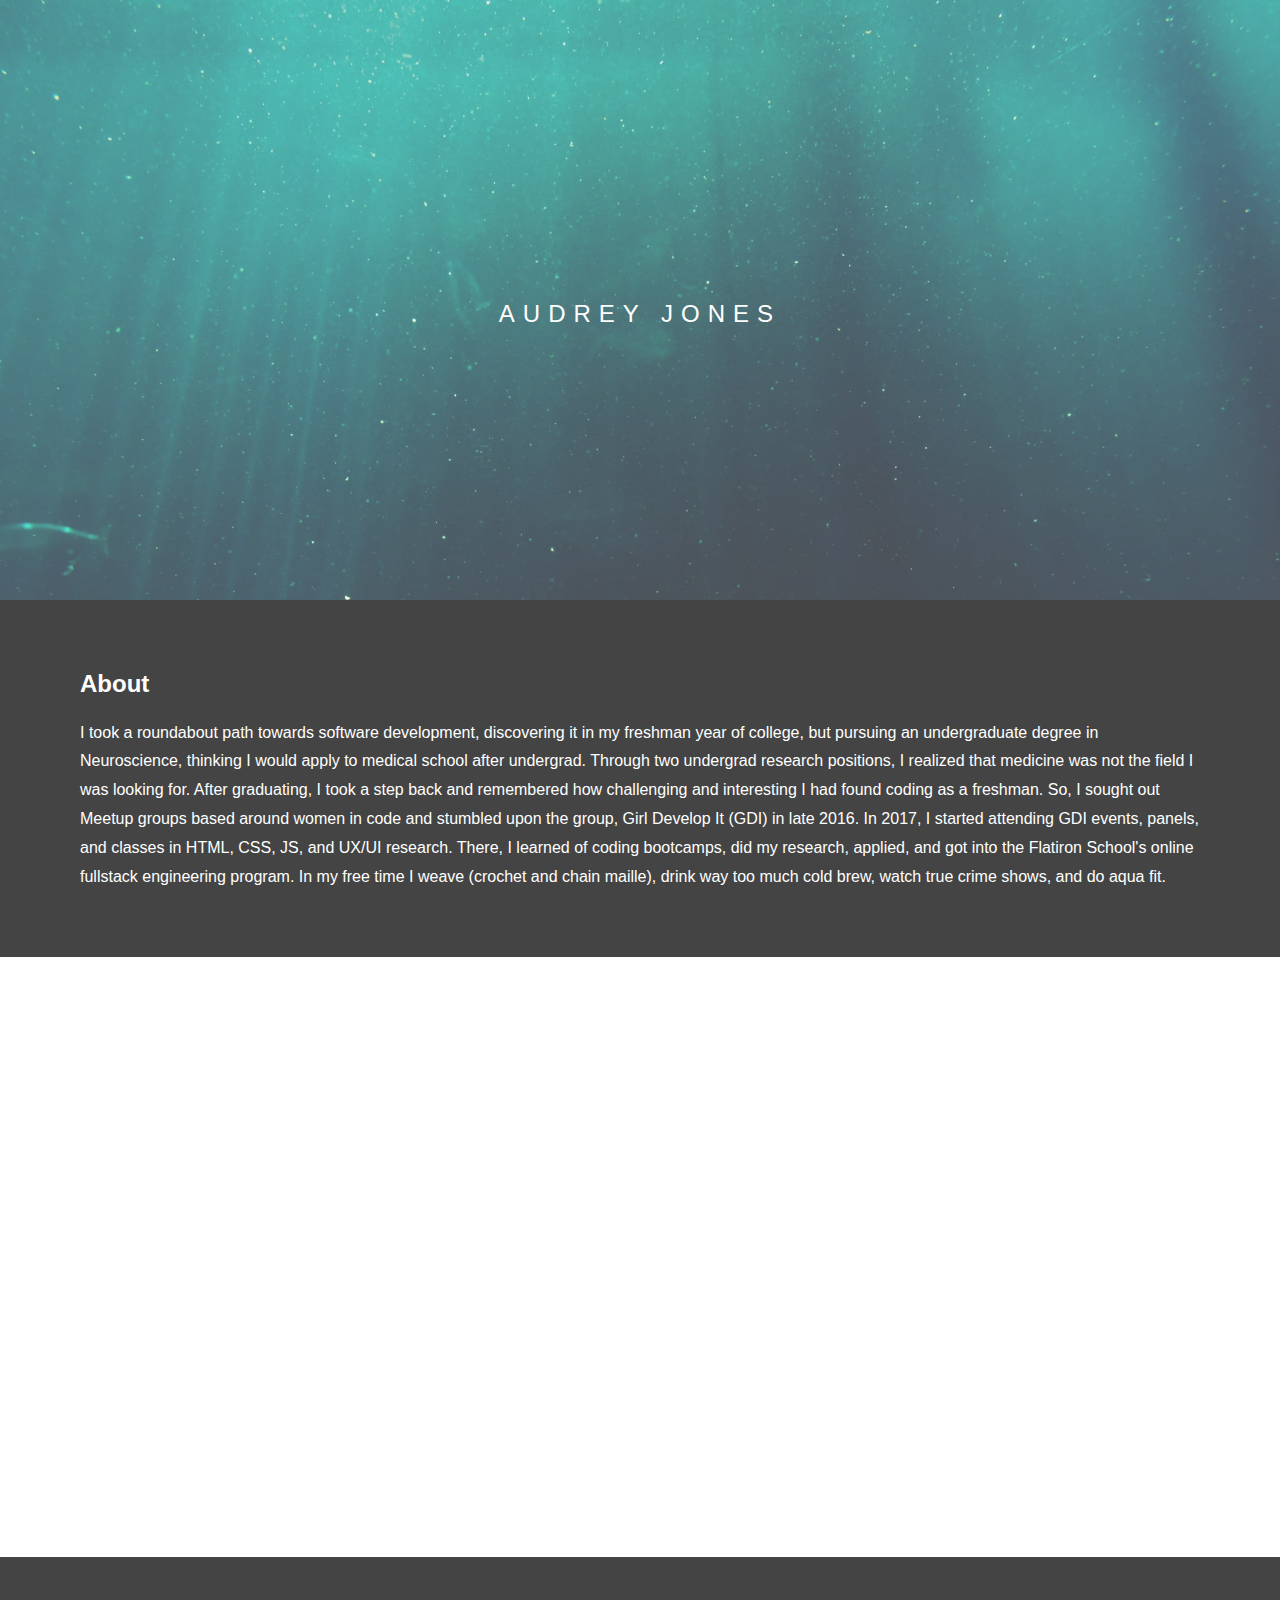
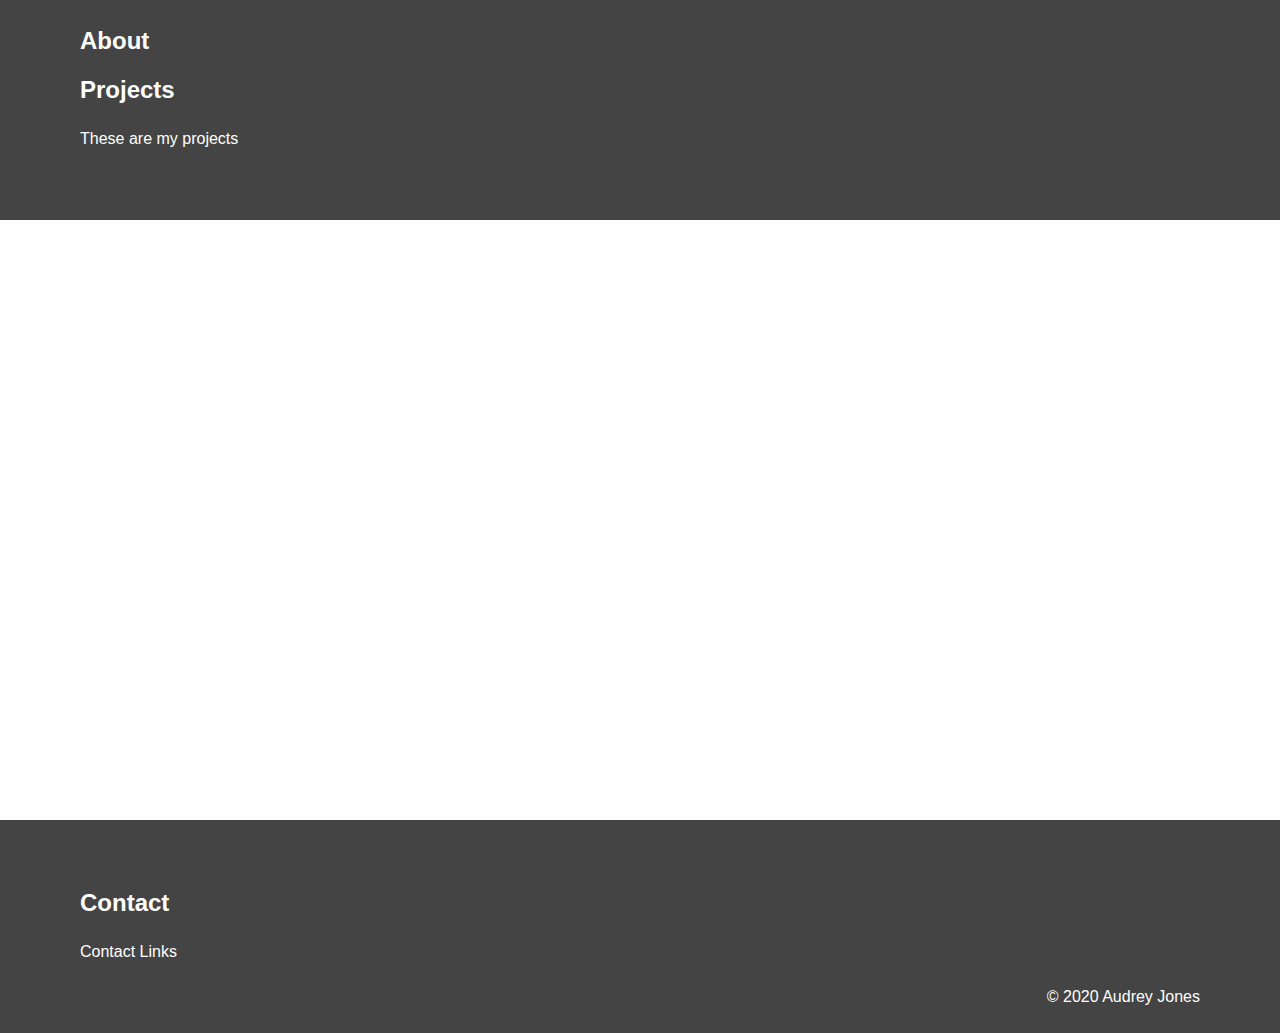
<file: Documents/Dev/My-Website/index.html>
<!DOCTYPE html>
<html lang="en">
<head>
    <meta charset="UTF-8">
    <meta name="viewport" content="width=device-width, initial-scale=1.0">
    <meta http-equiv="X-UA-Compatible" content="ie=edge">
    
    <title>Audrey Jones</title>
    <link rel="stylesheet" href="./css/style.css">
</head>
<body>
    <!-- <div class="navbar">
        <ul>
            <li><a href="index.html">Home</a></li>
            <li><a href="./pages/about.html">About</a></li>
            <li><a href="#">Projects</a></li>
            <li><a href="#">Contact</a></li>
        </ul>
    </div> -->

    <div class="pimg1">
        <div class="ptext">
            <span class="border">
                Audrey Jones
            </span>
        </div>
    </div>
    <div class="section section-light">
            <h2>About</h2>
                <p>I took a roundabout path towards software development, discovering it in my freshman year of college, but pursuing an undergraduate degree in Neuroscience, thinking I would apply to medical school after undergrad. Through two undergrad research positions, I realized that medicine was not the field I was looking for. After graduating, I took a step back and remembered how challenging and interesting I had found coding as a freshman. So, I sought out Meetup groups based around women in code and stumbled upon the group, Girl Develop It (GDI) in late 2016. In 2017, I started attending GDI events, panels, and classes in HTML, CSS, JS, and UX/UI research.

                There, I learned of coding bootcamps, did my research, applied, and got into the Flatiron School's online fullstack engineering program.
            
                In my free time I weave (crochet and chain maille), drink way too much cold brew, watch true crime shows, and do aqua fit. 
                </p>
    </div>

    <div class="pimg2">
        <div class="ptext">
            <span class="border">
                <!-- About -->
            </span>
        </div>
    </div>
    <div class="section section-light">
            <h2>About</h2>
            <h2>Projects</h2>
            <p>These are my projects</div>
    </div>

    <div class="pimg3">
        <div class="ptext">
            <span class="border">
                <!-- Audrey Jones -->
            </span>
        </div>
    </div>

    <div class="section section-light">
        <h2>Contact</h2>
        <p>Contact Links</p>
        <div class="copyright">&copy 2020 Audrey Jones</div>
    </div>

    </div>

    <!-- <div>
        <a class="fixed" href="#">Contact</a>
    </div> -->

    
</body>
</html>
</file>
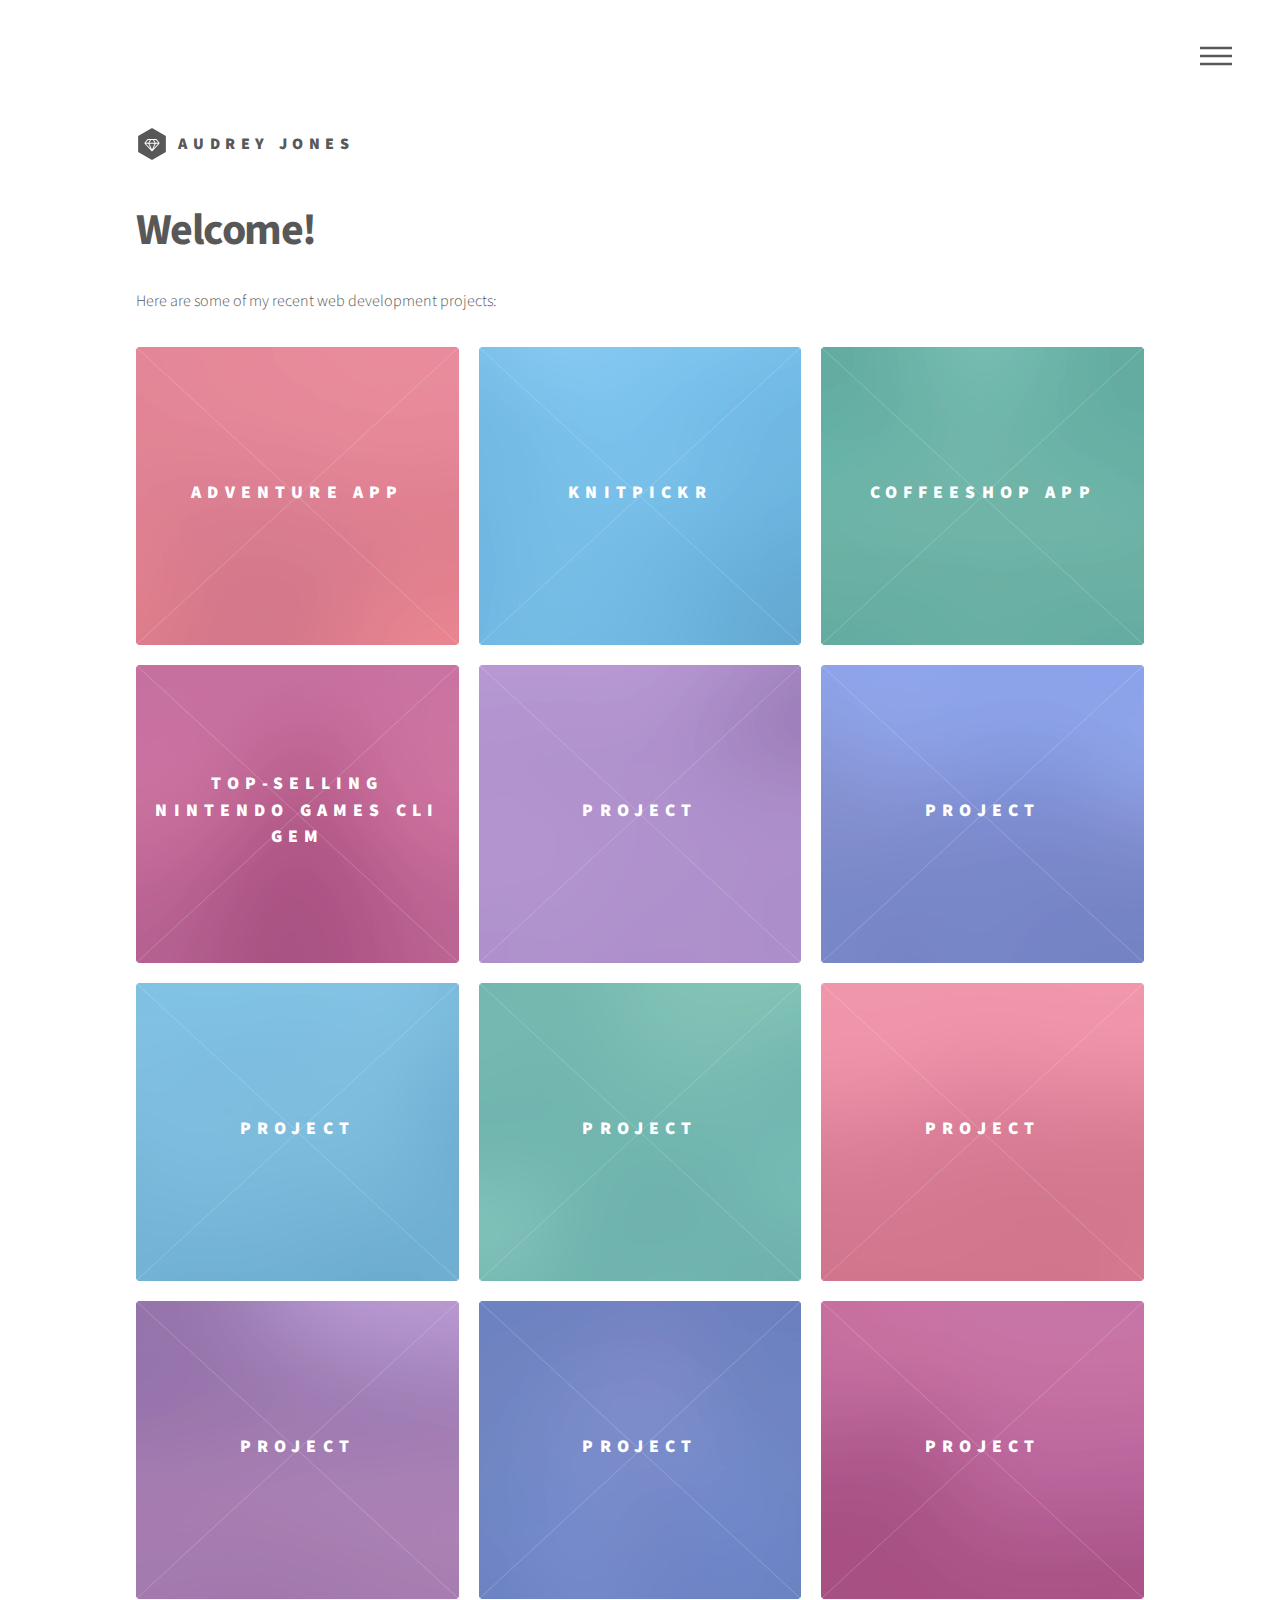
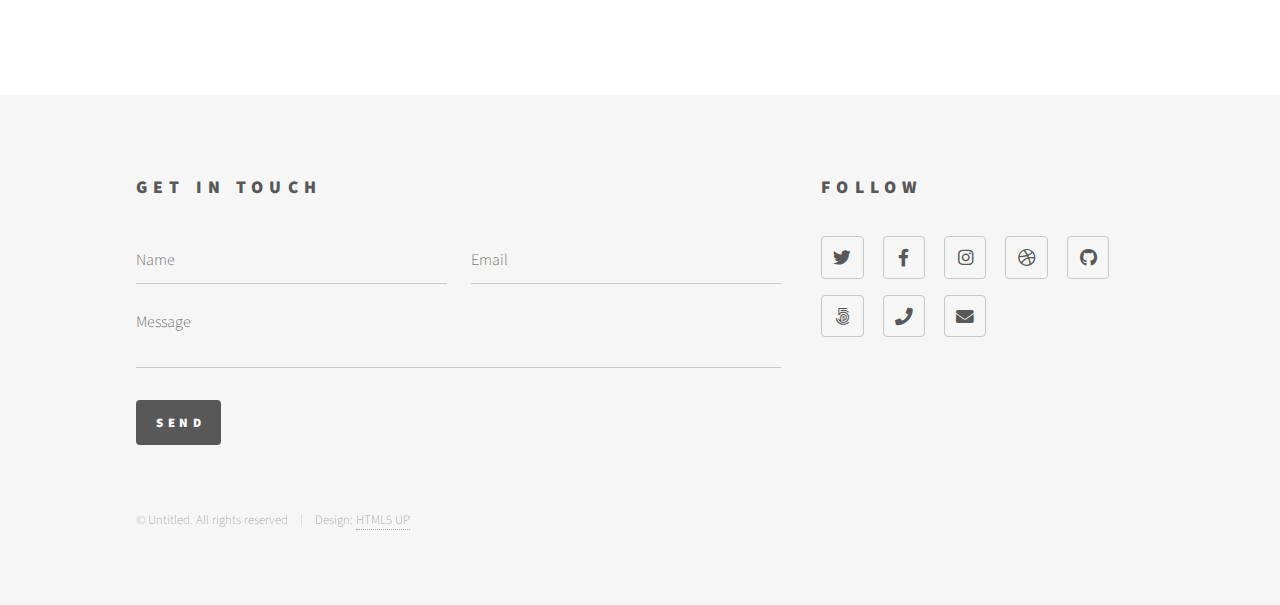
<file: Documents/Job Dev/Filled In Template/index.html>
<!DOCTYPE HTML>
<!--
	Phantom by HTML5 UP
	html5up.net | @ajlkn
	Free for personal and commercial use under the CCA 3.0 license (html5up.net/license)
-->
<html>
	<head>
		<title>Audrey Jones</title>
		<meta charset="utf-8" />
		<meta name="viewport" content="width=device-width, initial-scale=1, user-scalable=no" />
		<link rel="stylesheet" href="assets/css/main.css" />
		<noscript><link rel="stylesheet" href="assets/css/noscript.css" /></noscript>
	</head>
	<body class="is-preload">
		<!-- Wrapper -->
			<div id="wrapper">

				<!-- Header -->
					<header id="header">
						<div class="inner">

							<!-- Logo -->
								<a href="index.html" class="logo">
									<span class="symbol"><img src="images/logo.svg" alt="" /></span><span class="title">Audrey Jones</span>
								</a>

							<!-- Nav -->
								<nav>
									<ul>
										<li><a href="#menu">Menu</a></li>
									</ul>
								</nav>

						</div>
					</header>

				<!-- Menu -->
					<nav id="menu">
						<h2>Menu</h2>
						<ul>
							<li><a href="index.html">Home</a></li>
							<li><a href="about.html">About</a></li>
							<li><a href="other.html">What Else I do</a></li>
						</ul>
					</nav>

				<!-- Main -->
					<div id="main">
						<div class="inner">
							<header>
								<h1>Welcome!<br /></h1>
								<p>Here are some of my recent web development projects:</p>
							</header>
							<section class="tiles">
								<article class="style1">
									<span class="image">
										<img src="images/pic01.jpg" alt="" />
									</span>
									<a href="generic.html">
										<h2>Adventure App</h2>
										<div class="content">
											<p>Go on an adventure starring you as a hero! Join villains on adventures for different popular Franchises, including Harry Potter, Star Wars, and the Marvel Cinematic Universe.</p>
										</div>
									</a>
								</article>
								<article class="style2">
									<span class="image">
										<img src="images/pic02.jpg" alt="" />
									</span>
									<a href="generic.html">
										<h2>Knitpickr</h2>
										<div class="content">
											<p>Keep track of all of your yarn craft projects and materials using this JavaScript-based web app.</p>
										</div>
									</a>
								</article>
								<article class="style3">
									<span class="image">
										<img src="images/pic03.jpg" alt="" />
									</span>
									<a href="projects/coffeeshop.html">
										<h2>CoffeeShop App</h2>
										<div class="content">
											<p>Create customized coffee orders containing multiple specialty coffee drinks. Update, favorite, and delete orders to customize your preferences.</p>
										</div>
									</a>
								</article>
								<article class="style4">
									<span class="image">
										<img src="images/pic04.jpg" alt="" />
									</span>
									<a href="generic.html">
										<h2>Top-Selling Nintendo Games CLI Gem</h2>
										<div class="content">
											<p>Sed nisl arcu euismod sit amet nisi lorem etiam dolor veroeros et feugiat.</p>
										</div>
									</a>
								</article>
								<article class="style5">
									<span class="image">
										<img src="images/pic05.jpg" alt="" />
									</span>
									<a href="generic.html">
										<h2>Project</h2>
										<div class="content">
											<p>Sed sl arcu euismod sit amet nisi lorem etiam dolor veroeros et feugiat.</p>
										</div>
									</a>
								</article>
								<article class="style6">
									<span class="image">
										<img src="images/pic06.jpg" alt="" />
									</span>
									<a href="generic.html">
										<h2>Project</h2>
										<div class="content">
											<p>Sed nisl arcu euismod sit amet nisi lorem etiam dolor veroeros et feugiat.</p>
										</div>
									</a>
								</article>
								<article class="style2">
									<span class="image">
										<img src="images/pic07.jpg" alt="" />
									</span>
									<a href="generic.html">
										<h2>Project</h2>
										<div class="content">
											<p>Sed nisl arcu euismod sit amet nisi lorem etiam dolor veroeros et feugiat.</p>
										</div>
									</a>
								</article>
								<article class="style3">
									<span class="image">
										<img src="images/pic08.jpg" alt="" />
									</span>
									<a href="generic.html">
										<h2>Project</h2>
										<div class="content">
											<p>Sed nisl arcu euismod sit amet nisi lorem etiam dolor veroeros et feugiat.</p>
										</div>
									</a>
								</article>
								<article class="style1">
									<span class="image">
										<img src="images/pic09.jpg" alt="" />
									</span>
									<a href="generic.html">
										<h2>Project</h2>
										<div class="content">
											<p>Sed nisl arcu euismod sit amet nisi lorem etiam dolor veroeros et feugiat.</p>
										</div>
									</a>
								</article>
								<article class="style5">
									<span class="image">
										<img src="images/pic10.jpg" alt="" />
									</span>
									<a href="generic.html">
										<h2>Project</h2>
										<div class="content">
											<p>Sed nisl arcu euismod sit amet nisi lorem etiam dolor veroeros et feugiat.</p>
										</div>
									</a>
								</article>
								<article class="style6">
									<span class="image">
										<img src="images/pic11.jpg" alt="" />
									</span>
									<a href="generic.html">
										<h2>Project</h2>
										<div class="content">
											<p>Sed nisl arcu euismod sit amet nisi lorem etiam dolor veroeros et feugiat.</p>
										</div>
									</a>
								</article>
								<article class="style4">
									<span class="image">
										<img src="images/pic12.jpg" alt="" />
									</span>
									<a href="generic.html">
										<h2>Project</h2>
										<div class="content">
											<p>Sed nisl arcu euismod sit amet nisi lorem etiam dolor veroeros et feugiat.</p>
										</div>
									</a>
								</article>
							</section>
						</div>
					</div>

				<!-- Footer -->
					<footer id="footer">
						<div class="inner">
							<section>
								<h2>Get in touch</h2>
								<form method="post" action="#">
									<div class="fields">
										<div class="field half">
											<input type="text" name="name" id="name" placeholder="Name" />
										</div>
										<div class="field half">
											<input type="email" name="email" id="email" placeholder="Email" />
										</div>
										<div class="field">
											<textarea name="message" id="message" placeholder="Message"></textarea>
										</div>
									</div>
									<ul class="actions">
										<li><input type="submit" value="Send" class="primary" /></li>
									</ul>
								</form>
							</section>
							<section>
								<h2>Follow</h2>
								<ul class="icons">
									<li><a href="#" class="icon brands style2 fa-twitter"><span class="label">Twitter</span></a></li>
									<li><a href="#" class="icon brands style2 fa-facebook-f"><span class="label">Facebook</span></a></li>
									<li><a href="#" class="icon brands style2 fa-instagram"><span class="label">Instagram</span></a></li>
									<li><a href="#" class="icon brands style2 fa-dribbble"><span class="label">Dribbble</span></a></li>
									<li><a href="#" class="icon brands style2 fa-github"><span class="label">GitHub</span></a></li>
									<li><a href="#" class="icon brands style2 fa-500px"><span class="label">500px</span></a></li>
									<li><a href="#" class="icon solid style2 fa-phone"><span class="label">Phone</span></a></li>
									<li><a href="#" class="icon solid style2 fa-envelope"><span class="label">Email</span></a></li>
								</ul>
							</section>
							<ul class="copyright">
								<li>&copy; Untitled. All rights reserved</li><li>Design: <a href="http://html5up.net">HTML5 UP</a></li>
							</ul>
						</div>
					</footer>

			</div>

		<!-- Scripts -->
			<script src="assets/js/jquery.min.js"></script>
			<script src="assets/js/browser.min.js"></script>
			<script src="assets/js/breakpoints.min.js"></script>
			<script src="assets/js/util.js"></script>
			<script src="assets/js/main.js"></script>

	</body>
</html>
</file>
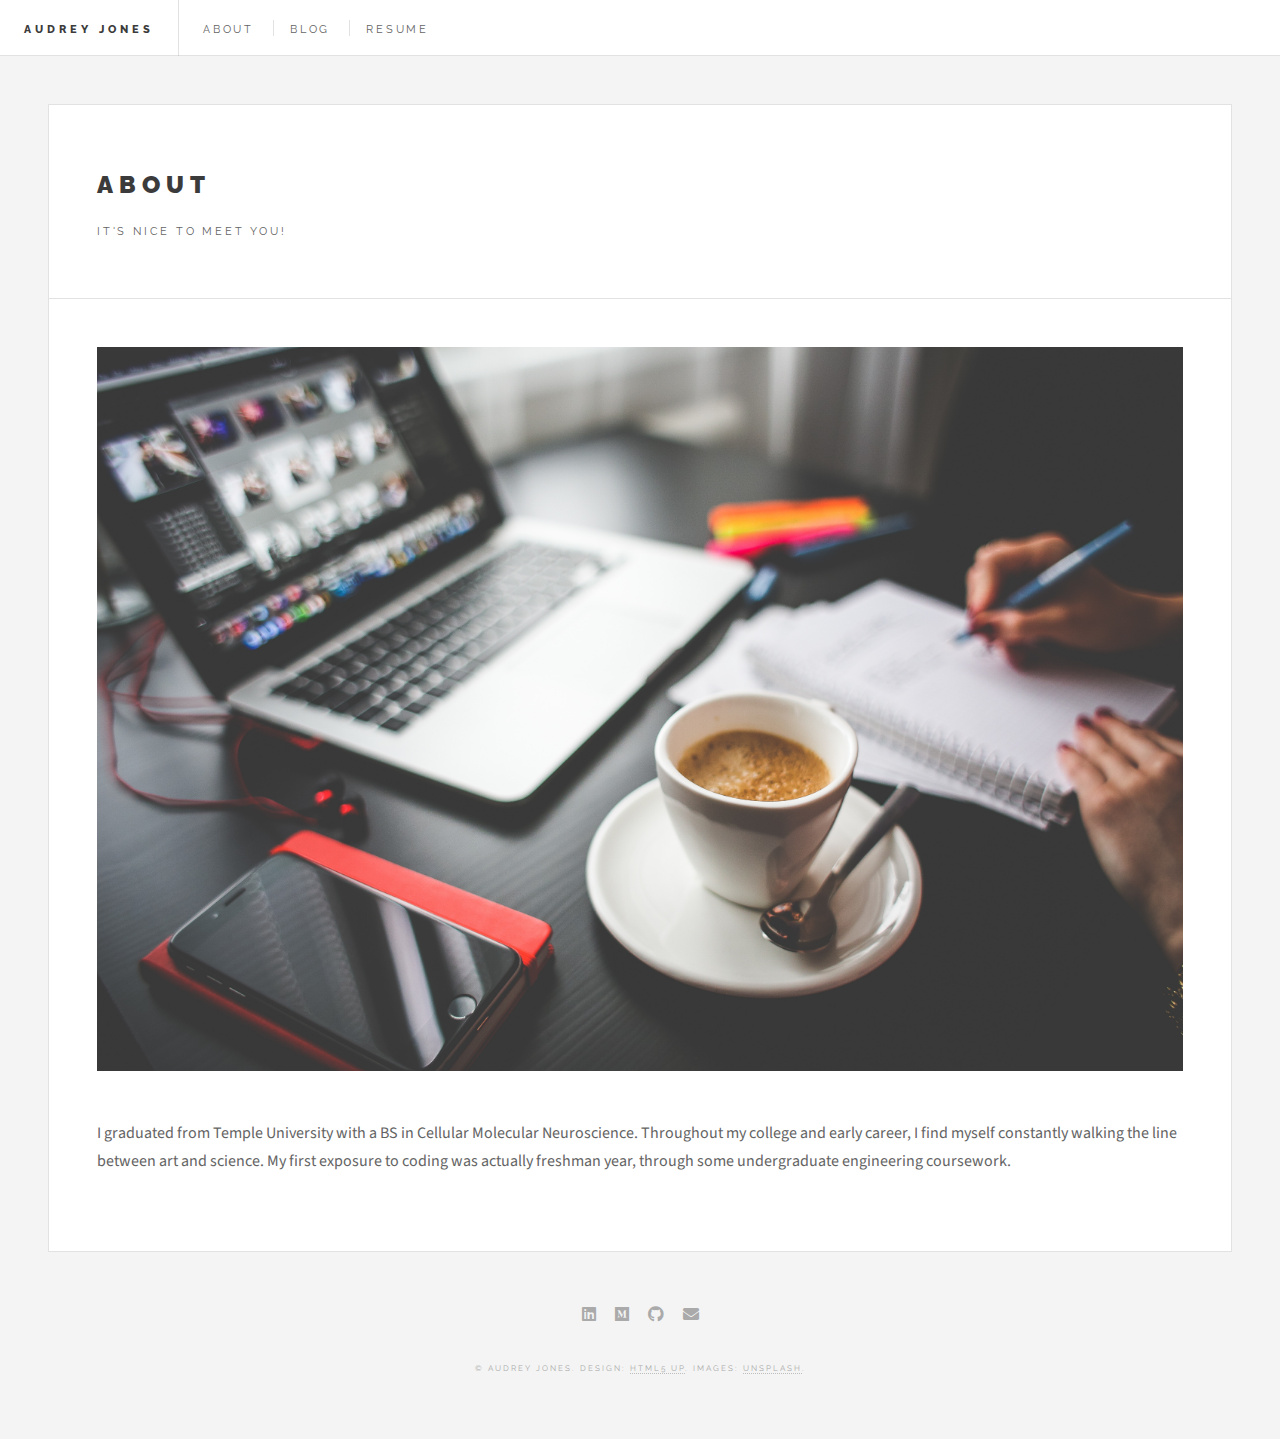
<file: Documents/Dev/portfolio-Page/About.html>
<!DOCTYPE HTML>
<html>
	<head>
		<title>Audrey Jones: About</title>
		<meta charset="utf-8" />
		<meta name="viewport" content="width=device-width, initial-scale=1, user-scalable=no" />
		<link rel="stylesheet" href="assets/css/main.css" />
	</head>
	<body class="single is-preload">

		<!-- Wrapper -->
			<div id="wrapper">

				<!-- Header -->
					<header id="header">
						<h1><a href="/index.html">Audrey Jones</a></h1>
						<nav class="links">
							<ul>
								<li><a href="/About.html">About</a></li>
								<!-- <li><a href="/Projects.html">Projects</a></li> -->
								<li><a href="https://medium.com/@audrey.eliz.jones">Blog</a></li>
								<!-- <li><a href="/Contact.html">Contact</a></li> -->
								<li><a href="/images/Audrey Jones - 2019 resume.pdf">Resume</a></li>
							</ul>
						</nav>
					</header>


				<!-- Main -->
					<div id="main">

						<!-- Post -->
							<article class="post">
								<header>
									<div class="title">
										<h2><a href="/About.html">About</a></h2>
										<p>It's nice to meet you!</p>
									</div>
								</header>
								<span class="image featured"><img src="images/blur-blurry-coffee-273222.jpg" alt="profile picture" /></span>
								<p>I graduated from Temple University with a BS in Cellular Molecular Neuroscience. Throughout my college and early career, I find myself constantly walking the line between art and science. My first exposure to coding was actually freshman year, through some undergraduate engineering coursework.</p>
								<br />
							</article>

					</div>

				<!-- Footer -->
					<section id="footer">
						<ul class="icons">
                            <li><a href="https://www.linkedin.com/in/audrey-eliz-jones/" class="icon brands fa-linkedin"><span class="label">LinkedIn</span></a></li>
                            <li><a href="https://medium.com/@audrey.eliz.jones" class="icon brands fa-medium"><span class="label">Medium</span></a></li>
                            <li><a href="https://github.com/AudreyJones" class="icon brands fa-github"><span class="label">Github</span></a></li>
                            <li><a href="mailto:audrey.eliz.jones@gmail.com" class="icon solid fa-envelope"><span class="label">Email</span></a></li>
                        </ul>
						<p class="copyright">&copy; Audrey Jones. Design: <a href="http://html5up.net">HTML5 UP</a>. Images: <a href="http://unsplash.com">Unsplash</a>.</p>
					</section>

			</div>

		<!-- Scripts -->
			<script src="assets/js/jquery.min.js"></script>
			<script src="assets/js/browser.min.js"></script>
			<script src="assets/js/breakpoints.min.js"></script>
			<script src="assets/js/util.js"></script>
			<script src="assets/js/main.js"></script>

	</body>
</html>
</file>
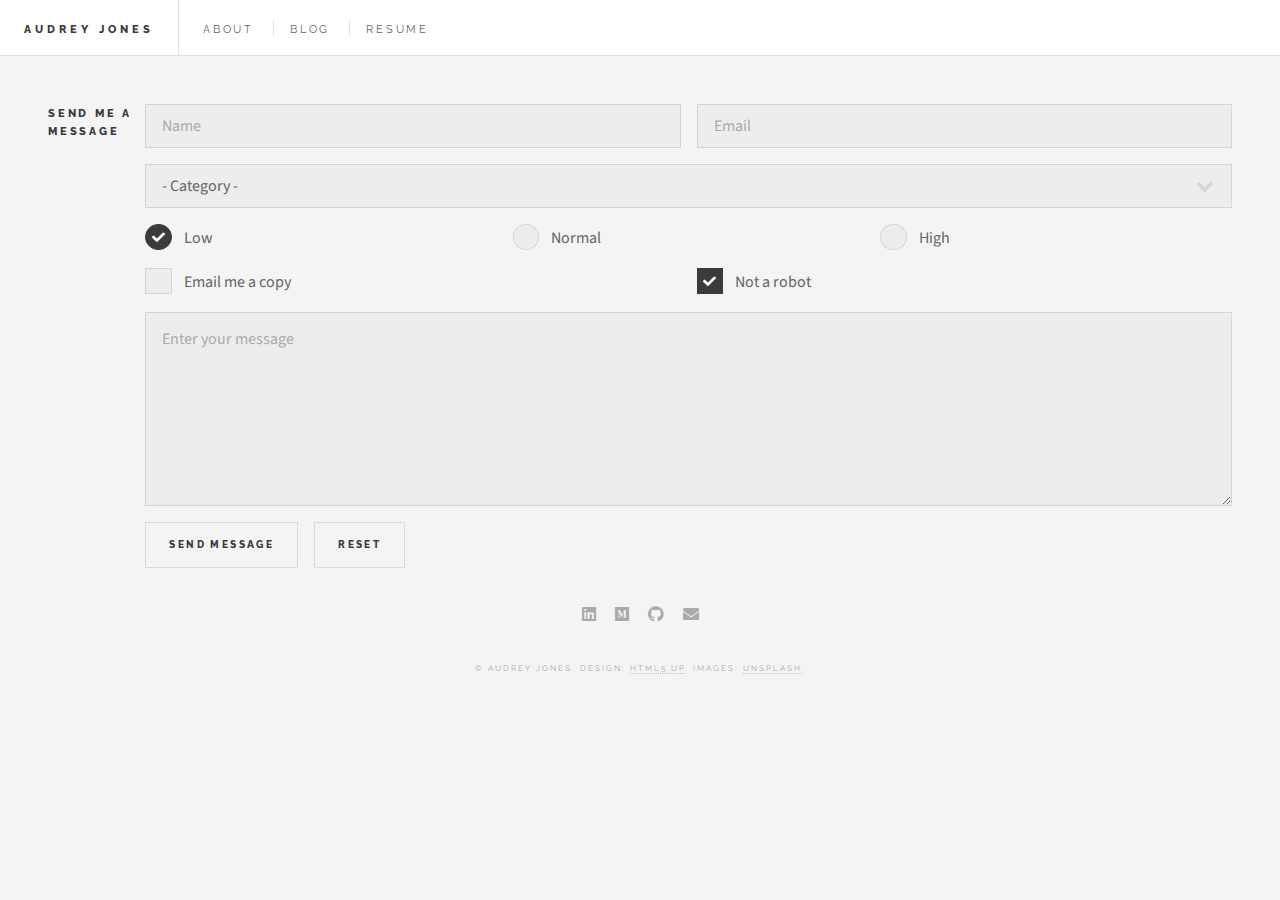
<file: Documents/Dev/portfolio-Page/Contact.html>
<!DOCTYPE HTML>
<!--
	Future Imperfect by HTML5 UP
	html5up.net | @ajlkn
	Free for personal and commercial use under the CCA 3.0 license (html5up.net/license)
-->
<html>
	<head>
		<title>Audrey Jones: Contact</title>
		<meta charset="utf-8" />
		<meta name="viewport" content="width=device-width, initial-scale=1, user-scalable=no" />
        <link rel="stylesheet" href="assets/css/main.css" />
        
        <style>
                .flex-container {
                  display: flex;
                  flex-wrap: nowrap;
                  background-color: none;
                }
                
                .flex-container > div {
                  background-color: #f1f1f1;
                  width: 100px;
                  margin: 10px;
                  text-align: center;
                  line-height: 75px;
                  font-size: 30px;
                }
        </style>
	</head>
	<body class="single is-preload">

		<!-- Wrapper -->
			<div id="wrapper">

				<!-- Header -->
					<header id="header">
						<h1><a href="index.html">Audrey Jones</a></h1>
						<nav class="links">
							<ul>
								<li><a href="/About.html">About</a></li>
								<!-- <li><a href="/Projects.html">Projects</a></li> -->
								<li><a href="https://medium.com/@audrey.eliz.jones">Blog</a></li>
                                <!-- <li><a href="/Contact.html">Contact</a></li> -->
                                <li><a href="/images/Audrey Jones - 2019 resume.pdf">Resume</a></li>
							</ul>
						</nav>
					</header>

				<!-- Main -->
					<div id="main">

                        <!-- Post -->
                        <section>
                                <div class="flex-container">
                                        <!-- <div class="col-4"><span class="image fit"><img src="images/Shoreline.jpg" alt="col-4" /></span></div> -->
                                        <h6>Send me a message</h6>
                                        <form method="post" action="#">
                                                <div class="row gtr-uniform">
                                                    <div class="col-6 col-12-xsmall">
                                                        <input type="text" name="demo-name" id="demo-name" value="" placeholder="Name" />
                                                    </div>
                                                    <div class="col-6 col-12-xsmall">
                                                        <input type="email" name="demo-email" id="demo-email" value="" placeholder="Email" />
                                                    </div>
                                                    <div class="col-12">
                                                        <select name="demo-category" id="demo-category">
                                                            <option value="">- Category -</option>
                                                            <option value="1">Manufacturing</option>
                                                            <option value="1">Shipping</option>
                                                            <option value="1">Administration</option>
                                                            <option value="1">Human Resources</option>
                                                        </select>
                                                    </div>
                                                    <div class="col-4 col-12-small">
                                                        <input type="radio" id="demo-priority-low" name="demo-priority" checked>
                                                        <label for="demo-priority-low">Low</label>
                                                    </div>
                                                    <div class="col-4 col-12-small">
                                                        <input type="radio" id="demo-priority-normal" name="demo-priority">
                                                        <label for="demo-priority-normal">Normal</label>
                                                    </div>
                                                    <div class="col-4 col-12-small">
                                                        <input type="radio" id="demo-priority-high" name="demo-priority">
                                                        <label for="demo-priority-high">High</label>
                                                    </div>
                                                    <div class="col-6 col-12-small">
                                                        <input type="checkbox" id="demo-copy" name="demo-copy">
                                                        <label for="demo-copy">Email me a copy</label>
                                                    </div>
                                                    <div class="col-6 col-12-small">
                                                        <input type="checkbox" id="demo-human" name="demo-human" checked>
                                                        <label for="demo-human">Not a robot</label>
                                                    </div>
                                                    <div class="col-12">
                                                        <textarea name="demo-message" id="demo-message" placeholder="Enter your message" rows="6"></textarea>
                                                    </div>
                                                    <div class="col-12">
                                                        <ul class="actions">
                                                            <li><input type="submit" value="Send Message" /></li>
                                                            <li><input type="reset" value="Reset" /></li>
                                                        </ul>
                                                    </div>
                                                </div>
                                            </form>
                                </div>
                        </section>
					</div>

				<!-- Footer -->
					<section id="footer">
						<ul class="icons">
							<li><a href="https://www.linkedin.com/in/audrey-eliz-jones/" class="icon brands fa-linkedin"><span class="label">LinkedIn</span></a></li>
							<li><a href="https://medium.com/@audrey.eliz.jones" class="icon brands fa-medium"><span class="label">Medium</span></a></li>
							<li><a href="https://github.com/AudreyJones" class="icon brands fa-github"><span class="label">Github</span></a></li>
							<li><a href="mailto:audrey.eliz.jones@gmail.com" class="icon solid fa-envelope"><span class="label">Email</span></a></li>
						</ul>
						<p class="copyright">&copy; Audrey Jones. Design: <a href="http://html5up.net">HTML5 UP</a>. Images: <a href="http://unsplash.com">Unsplash</a>.</p>
					</section>

			</div>

		<!-- Scripts -->
			<script src="assets/js/jquery.min.js"></script>
			<script src="assets/js/browser.min.js"></script>
			<script src="assets/js/breakpoints.min.js"></script>
			<script src="assets/js/util.js"></script>
			<script src="assets/js/main.js"></script>

	</body>
</html>
</file>
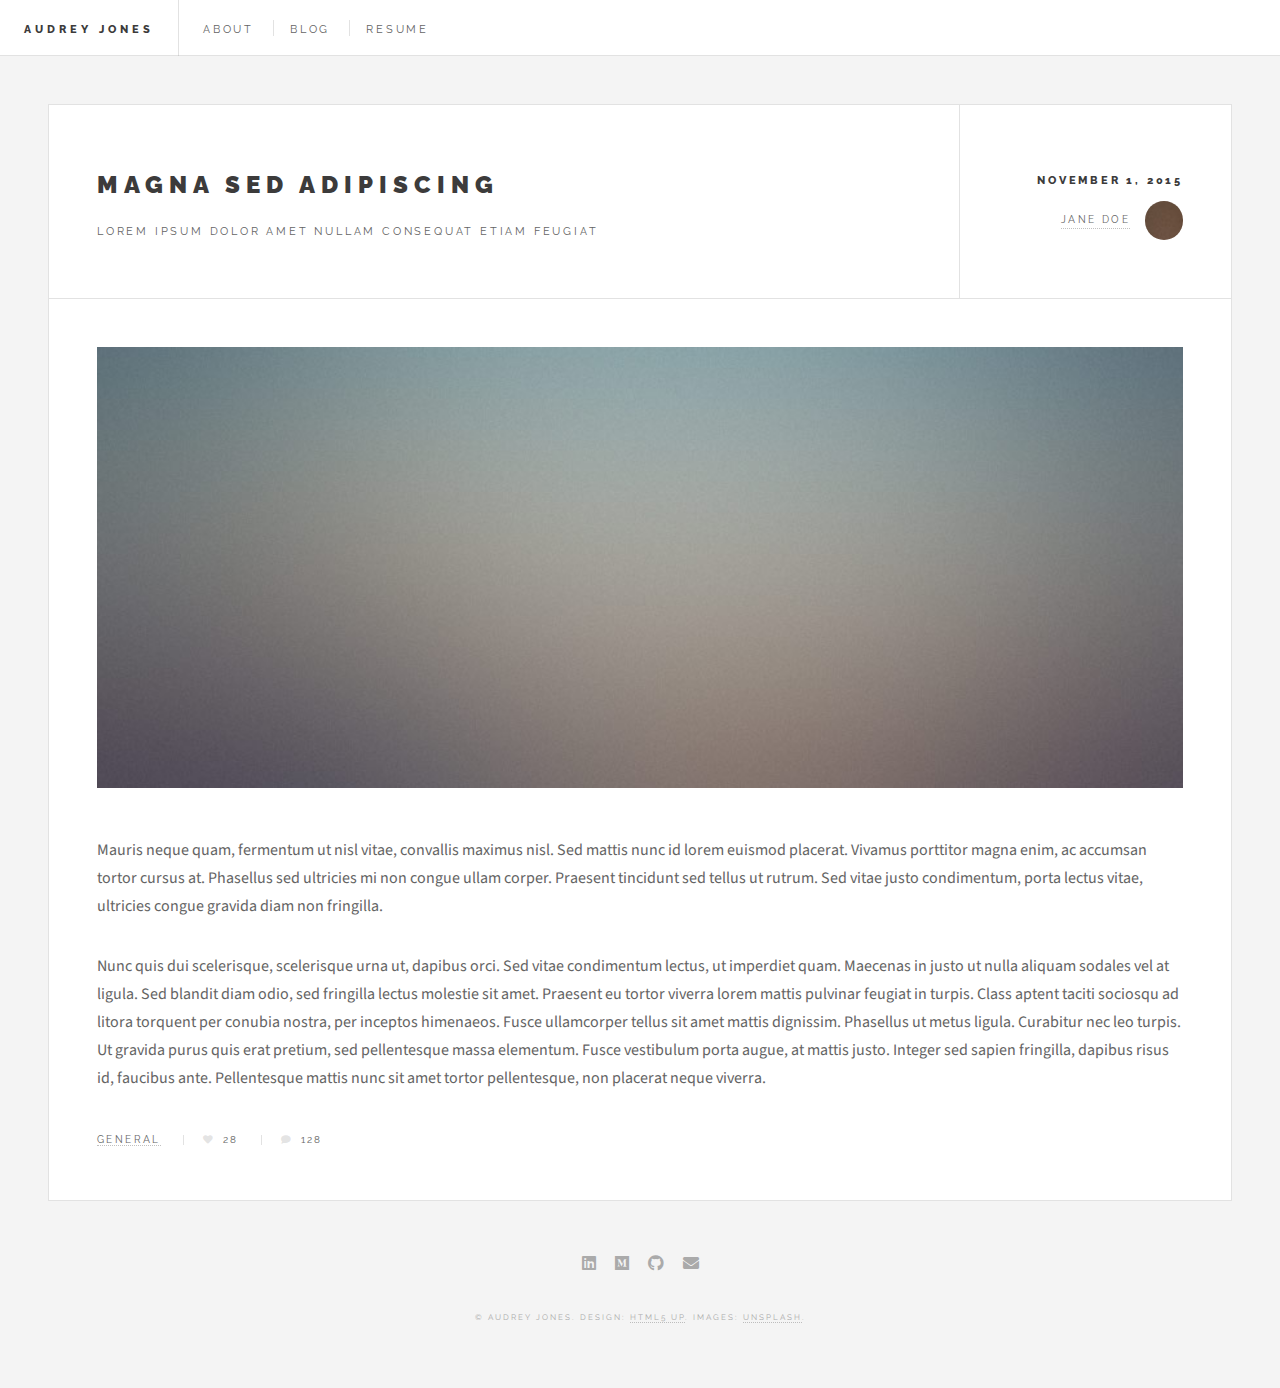
<file: Documents/Dev/portfolio-Page/Projects.html>
<!DOCTYPE HTML>
<!--
	Future Imperfect by HTML5 UP
	html5up.net | @ajlkn
	Free for personal and commercial use under the CCA 3.0 license (html5up.net/license)
-->
<html>
	<head>
		<title>Audrey Jones: Projects</title>
		<meta charset="utf-8" />
		<meta name="viewport" content="width=device-width, initial-scale=1, user-scalable=no" />
		<link rel="stylesheet" href="assets/css/main.css" />
	</head>
	<body class="single is-preload">

		<!-- Wrapper -->
			<div id="wrapper">

				<!-- Header -->
					<header id="header">
						<h1><a href="index.html">Audrey Jones</a></h1>
						<nav class="links">
							<ul>
								<li><a href="/About.html">About</a></li>
								<!-- <li><a href="/Projects.html">Projects</a></li> -->
								<li><a href="https://medium.com/@audrey.eliz.jones">Blog</a></li>
								<!-- <li><a href="/Contact.html">Contact</a></li> -->
								<li><a href="/images/Audrey Jones - 2019 resume.pdf">Resume</a></li>
							</ul>
						</nav>
					</header>

				<!-- Main -->
					<div id="main">

						<!-- Post -->
							<article class="post">
								<header>
									<div class="title">
										<h2><a href="#">Magna sed adipiscing</a></h2>
										<p>Lorem ipsum dolor amet nullam consequat etiam feugiat</p>
									</div>
									<div class="meta">
										<time class="published" datetime="2015-11-01">November 1, 2015</time>
										<a href="#" class="author"><span class="name">Jane Doe</span><img src="images/avatar.jpg" alt="" /></a>
									</div>
								</header>
								<span class="image featured"><img src="images/pic01.jpg" alt="" /></span>
								<p>Mauris neque quam, fermentum ut nisl vitae, convallis maximus nisl. Sed mattis nunc id lorem euismod placerat. Vivamus porttitor magna enim, ac accumsan tortor cursus at. Phasellus sed ultricies mi non congue ullam corper. Praesent tincidunt sed tellus ut rutrum. Sed vitae justo condimentum, porta lectus vitae, ultricies congue gravida diam non fringilla.</p>
								<p>Nunc quis dui scelerisque, scelerisque urna ut, dapibus orci. Sed vitae condimentum lectus, ut imperdiet quam. Maecenas in justo ut nulla aliquam sodales vel at ligula. Sed blandit diam odio, sed fringilla lectus molestie sit amet. Praesent eu tortor viverra lorem mattis pulvinar feugiat in turpis. Class aptent taciti sociosqu ad litora torquent per conubia nostra, per inceptos himenaeos. Fusce ullamcorper tellus sit amet mattis dignissim. Phasellus ut metus ligula. Curabitur nec leo turpis. Ut gravida purus quis erat pretium, sed pellentesque massa elementum. Fusce vestibulum porta augue, at mattis justo. Integer sed sapien fringilla, dapibus risus id, faucibus ante. Pellentesque mattis nunc sit amet tortor pellentesque, non placerat neque viverra. </p>
								<footer>
									<ul class="stats">
										<li><a href="#">General</a></li>
										<li><a href="#" class="icon solid fa-heart">28</a></li>
										<li><a href="#" class="icon solid fa-comment">128</a></li>
									</ul>
								</footer>
							</article>

					</div>

				<!-- Footer -->
					<section id="footer">
						<ul class="icons">
							<li><a href="https://www.linkedin.com/in/audrey-eliz-jones/" class="icon brands fa-linkedin"><span class="label">LinkedIn</span></a></li>
							<li><a href="https://medium.com/@audrey.eliz.jones" class="icon brands fa-medium"><span class="label">Medium</span></a></li>
							<li><a href="https://github.com/AudreyJones" class="icon brands fa-github"><span class="label">Github</span></a></li>
							<li><a href="mailto:audrey.eliz.jones@gmail.com" class="icon solid fa-envelope"><span class="label">Email</span></a></li>
						</ul>
						<p class="copyright">&copy; Audrey Jones. Design: <a href="http://html5up.net">HTML5 UP</a>. Images: <a href="http://unsplash.com">Unsplash</a>.</p>
					</section>

			</div>

		<!-- Scripts -->
			<script src="assets/js/jquery.min.js"></script>
			<script src="assets/js/browser.min.js"></script>
			<script src="assets/js/breakpoints.min.js"></script>
			<script src="assets/js/util.js"></script>
			<script src="assets/js/main.js"></script>

	</body>
</html>
</file>
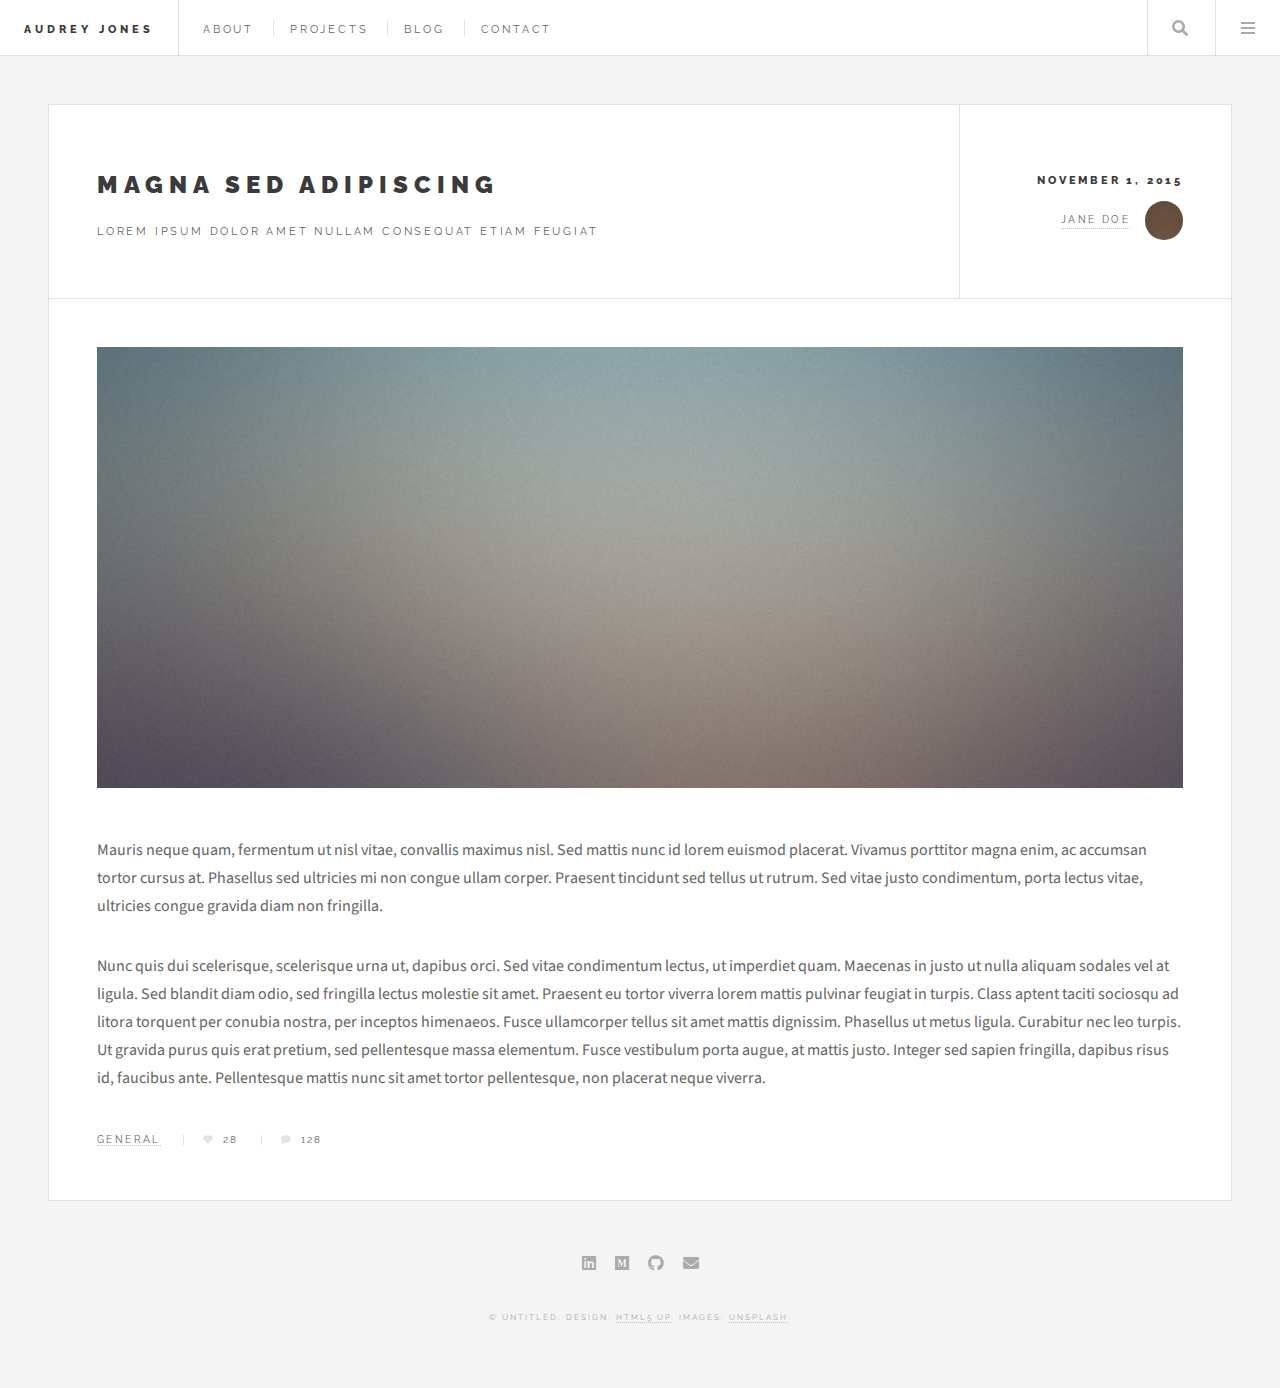
<file: Documents/Dev/portfolio-Page/single.html>
<!DOCTYPE HTML>
<!--
	Future Imperfect by HTML5 UP
	html5up.net | @ajlkn
	Free for personal and commercial use under the CCA 3.0 license (html5up.net/license)
-->
<html>
	<head>
		<title>Single - Future Imperfect by HTML5 UP</title>
		<meta charset="utf-8" />
		<meta name="viewport" content="width=device-width, initial-scale=1, user-scalable=no" />
		<link rel="stylesheet" href="assets/css/main.css" />
	</head>
	<body class="single is-preload">

		<!-- Wrapper -->
			<div id="wrapper">

				<!-- Header -->
					<header id="header">
						<h1><a href="index.html">Audrey Jones</a></h1>
						<nav class="links">
							<ul>
								<li><a href="/About.html">About</a></li>
								<li><a href="/Projects.html">Projects</a></li>
								<li><a href="/Blog.html">Blog</a></li>
								<li><a href="/Contact.html">Contact</a></li>
							</ul>
						</nav>
						<nav class="main">
							<ul>
								<li class="search">
									<a class="fa-search" href="#search">Search</a>
									<form id="search" method="get" action="#">
										<input type="text" name="query" placeholder="Search" />
									</form>
								</li>
								<li class="menu">
									<a class="fa-bars" href="#menu">Menu</a>
								</li>
							</ul>
						</nav>
					</header>

				<!-- Menu -->
					<section id="menu">

						<!-- Search -->
							<section>
								<form class="search" method="get" action="#">
									<input type="text" name="query" placeholder="Search" />
								</form>
							</section>

						<!-- Links -->
							<section>
								<ul class="links">
									<li>
										<a href="#">
											<h3>Lorem ipsum</h3>
											<p>Feugiat tempus veroeros dolor</p>
										</a>
									</li>
									<li>
										<a href="#">
											<h3>Dolor sit amet</h3>
											<p>Sed vitae justo condimentum</p>
										</a>
									</li>
									<li>
										<a href="#">
											<h3>Feugiat veroeros</h3>
											<p>Phasellus sed ultricies mi congue</p>
										</a>
									</li>
									<li>
										<a href="#">
											<h3>Etiam sed consequat</h3>
											<p>Porta lectus amet ultricies</p>
										</a>
									</li>
								</ul>
							</section>

						<!-- Actions -->
							<section>
								<ul class="actions stacked">
									<li><a href="#" class="button large fit">Log In</a></li>
								</ul>
							</section>

					</section>

				<!-- Main -->
					<div id="main">

						<!-- Post -->
							<article class="post">
								<header>
									<div class="title">
										<h2><a href="#">Magna sed adipiscing</a></h2>
										<p>Lorem ipsum dolor amet nullam consequat etiam feugiat</p>
									</div>
									<div class="meta">
										<time class="published" datetime="2015-11-01">November 1, 2015</time>
										<a href="#" class="author"><span class="name">Jane Doe</span><img src="images/avatar.jpg" alt="" /></a>
									</div>
								</header>
								<span class="image featured"><img src="images/pic01.jpg" alt="" /></span>
								<p>Mauris neque quam, fermentum ut nisl vitae, convallis maximus nisl. Sed mattis nunc id lorem euismod placerat. Vivamus porttitor magna enim, ac accumsan tortor cursus at. Phasellus sed ultricies mi non congue ullam corper. Praesent tincidunt sed tellus ut rutrum. Sed vitae justo condimentum, porta lectus vitae, ultricies congue gravida diam non fringilla.</p>
								<p>Nunc quis dui scelerisque, scelerisque urna ut, dapibus orci. Sed vitae condimentum lectus, ut imperdiet quam. Maecenas in justo ut nulla aliquam sodales vel at ligula. Sed blandit diam odio, sed fringilla lectus molestie sit amet. Praesent eu tortor viverra lorem mattis pulvinar feugiat in turpis. Class aptent taciti sociosqu ad litora torquent per conubia nostra, per inceptos himenaeos. Fusce ullamcorper tellus sit amet mattis dignissim. Phasellus ut metus ligula. Curabitur nec leo turpis. Ut gravida purus quis erat pretium, sed pellentesque massa elementum. Fusce vestibulum porta augue, at mattis justo. Integer sed sapien fringilla, dapibus risus id, faucibus ante. Pellentesque mattis nunc sit amet tortor pellentesque, non placerat neque viverra. </p>
								<footer>
									<ul class="stats">
										<li><a href="#">General</a></li>
										<li><a href="#" class="icon solid fa-heart">28</a></li>
										<li><a href="#" class="icon solid fa-comment">128</a></li>
									</ul>
								</footer>
							</article>

					</div>

				<!-- Footer -->
					<section id="footer">
						<ul class="icons">
							<li><a href="https://www.linkedin.com/in/audrey-eliz-jones/" class="icon brands fa-linkedin"><span class="label">LinkedIn</span></a></li>
							<li><a href="https://medium.com/@audrey.eliz.jones" class="icon brands fa-medium"><span class="label">Medium</span></a></li>
							<li><a href="https://github.com/AudreyJones" class="icon brands fa-github"><span class="label">Github</span></a></li>
							<li><a href="mailto:audrey.eliz.jones@gmail.com" class="icon solid fa-envelope"><span class="label">Email</span></a></li>
						</ul>
						<p class="copyright">&copy; Untitled. Design: <a href="http://html5up.net">HTML5 UP</a>. Images: <a href="http://unsplash.com">Unsplash</a>.</p>
					</section>

			</div>

		<!-- Scripts -->
			<script src="assets/js/jquery.min.js"></script>
			<script src="assets/js/browser.min.js"></script>
			<script src="assets/js/breakpoints.min.js"></script>
			<script src="assets/js/util.js"></script>
			<script src="assets/js/main.js"></script>

	</body>
</html>
</file>
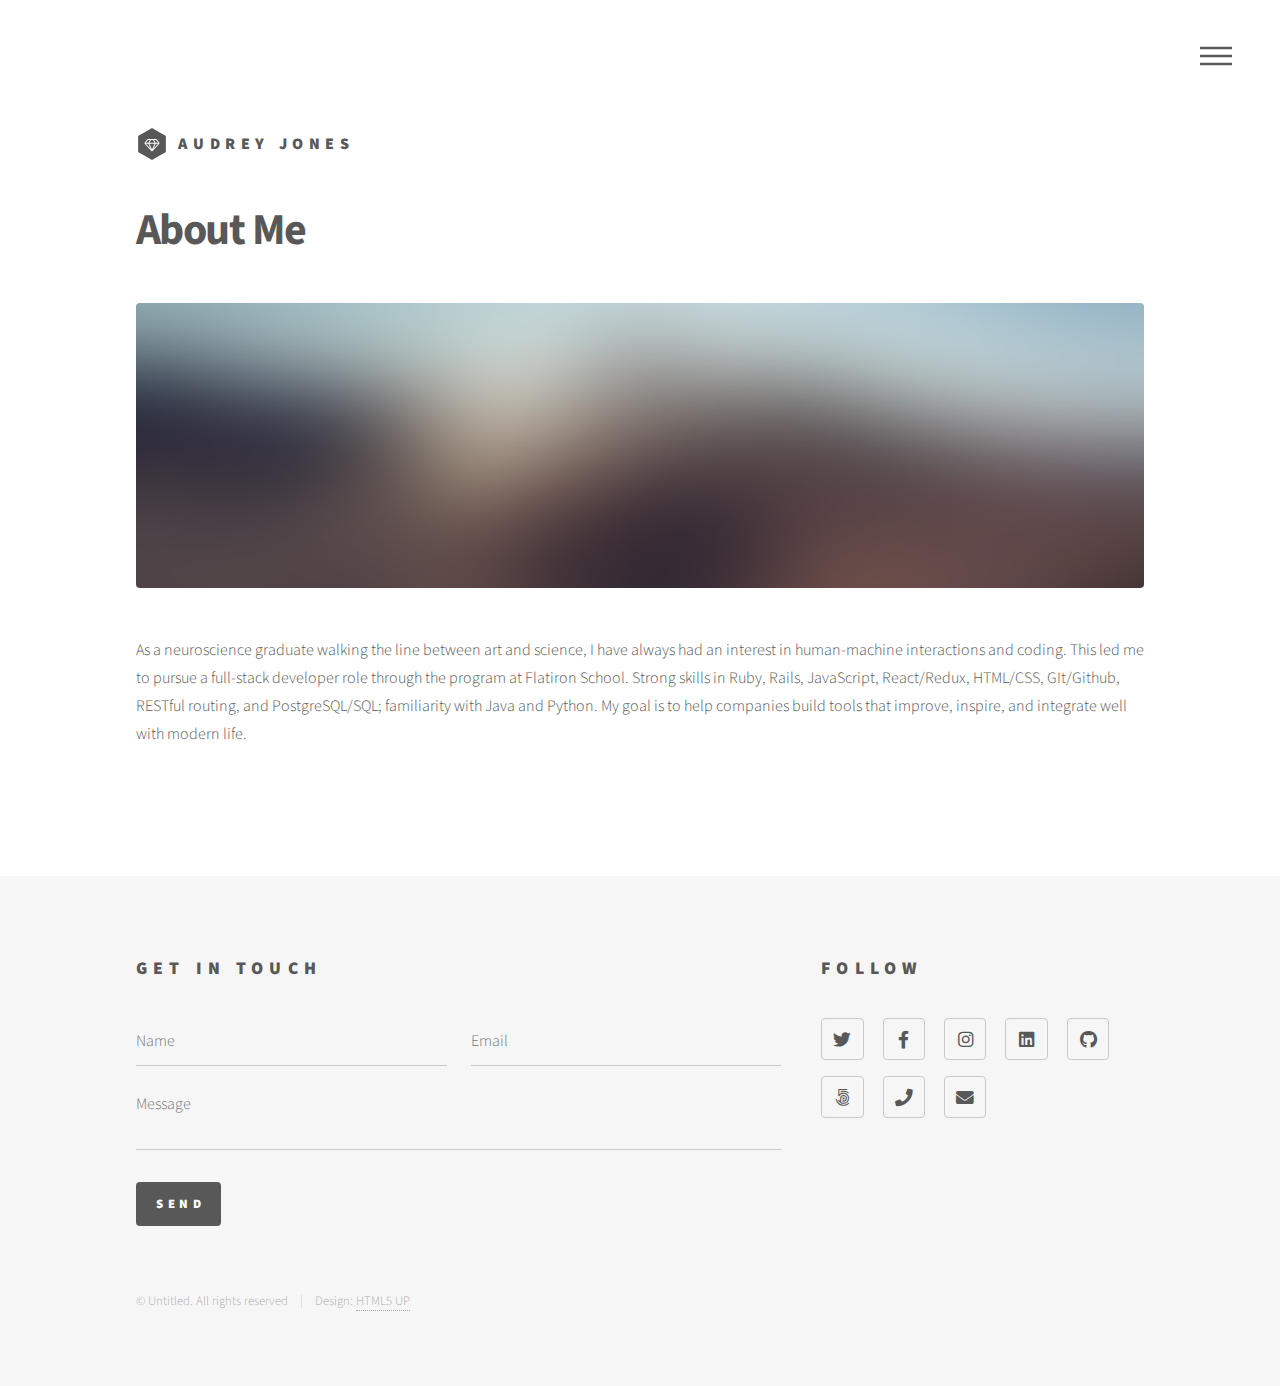
<file: Documents/Job Dev/Filled In Template/about.html>
<!DOCTYPE HTML>
<!--
	Phantom by HTML5 UP
	html5up.net | @ajlkn
	Free for personal and commercial use under the CCA 3.0 license (html5up.net/license)
-->
<html>
	<head>
		<title>About Me</title>
		<meta charset="utf-8" />
		<meta name="viewport" content="width=device-width, initial-scale=1, user-scalable=no" />
		<link rel="stylesheet" href="assets/css/main.css" />
		<noscript><link rel="stylesheet" href="assets/css/noscript.css" /></noscript>
	</head>
	<body class="is-preload">
		<!-- Wrapper -->
			<div id="wrapper">

				<!-- Header -->
					<header id="header">
						<div class="inner">

							<!-- Logo -->
								<a href="index.html" class="logo">
									<span class="symbol"><img src="images/logo.svg" alt="" /></span><span class="title">Audrey Jones</span>
								</a>

							<!-- Nav -->
								<nav>
									<ul>
										<li><a href="#menu">Menu</a></li>
									</ul>
								</nav>

						</div>
					</header>

				<!-- Menu -->
				<nav id="menu">
					<h2>Menu</h2>
					<ul>
						<li><a href="index.html">Home</a></li>
						<li><a href="about.html">About</a></li>
						<li><a href="other.html">What Else I do</a></li>
					</ul>
				</nav>

			<!-- Main -->
					<div id="main">
						<div class="inner">
							<h1>About Me</h1>
							<span class="image main"><img src="images/pic13.jpg" alt="" /></span>
							<p>As a neuroscience graduate walking the line between art and science, I have always had an interest in human-machine interactions and coding. This led me to pursue a full-stack developer role through the program at Flatiron School. Strong skills in Ruby, Rails, JavaScript, React/Redux, HTML/CSS, GIt/Github, RESTful routing, and PostgreSQL/SQL; familiarity with Java and Python. My goal is to help companies build tools that improve, inspire, and integrate well with modern life.</p>
							
						</div>
					</div>

				<!-- Footer -->
					<footer id="footer">
						<div class="inner">
							<section>
								<h2>Get in touch</h2>
								<form method="post" action="#">
									<div class="fields">
										<div class="field half">
											<input type="text" name="name" id="name" placeholder="Name" />
										</div>
										<div class="field half">
											<input type="email" name="email" id="email" placeholder="Email" />
										</div>
										<div class="field">
											<textarea name="message" id="message" placeholder="Message"></textarea>
										</div>
									</div>
									<ul class="actions">
										<li><input type="submit" value="Send" class="primary" /></li>
									</ul>
								</form>
							</section>
							<section>
								<h2>Follow</h2>
								<ul class="icons">
									<li><a href="#" class="icon brands style2 fa-twitter"><span class="label">Twitter</span></a></li>
									<li><a href="#" class="icon brands style2 fa-facebook-f"><span class="label">Facebook</span></a></li>
									<li><a href="#" class="icon brands style2 fa-instagram"><span class="label">Instagram</span></a></li>
									<li><a href="https://www.linkedin.com/in/audrey-eliz-jones/" class="icon brands style2 fa-linkedin"><span class="label">LinkedIn</span></a></li>
									<li><a href="https://github.com/AudreyJones" class="icon brands style2 fa-github"><span class="label">GitHub</span></a></li>
									<li><a href="#" class="icon brands style2 fa-500px"><span class="label">500px</span></a></li>
									<li><a href="443-797-3212" class="icon solid style2 fa-phone"><span class="label">Phone</span></a></li>
									<li><a href="audrey.eliz.jones@gmail.com" class="icon solid style2 fa-envelope"><span class="label">Email</span></a></li>
								</ul>
							</section>
							<ul class="copyright">
								<li>&copy; Untitled. All rights reserved</li><li>Design: <a href="http://html5up.net">HTML5 UP</a></li>
							</ul>
						</div>
					</footer>

			</div>

		<!-- Scripts -->
			<script src="assets/js/jquery.min.js"></script>
			<script src="assets/js/browser.min.js"></script>
			<script src="assets/js/breakpoints.min.js"></script>
			<script src="assets/js/util.js"></script>
			<script src="assets/js/main.js"></script>

	</body>
</html>
</file>
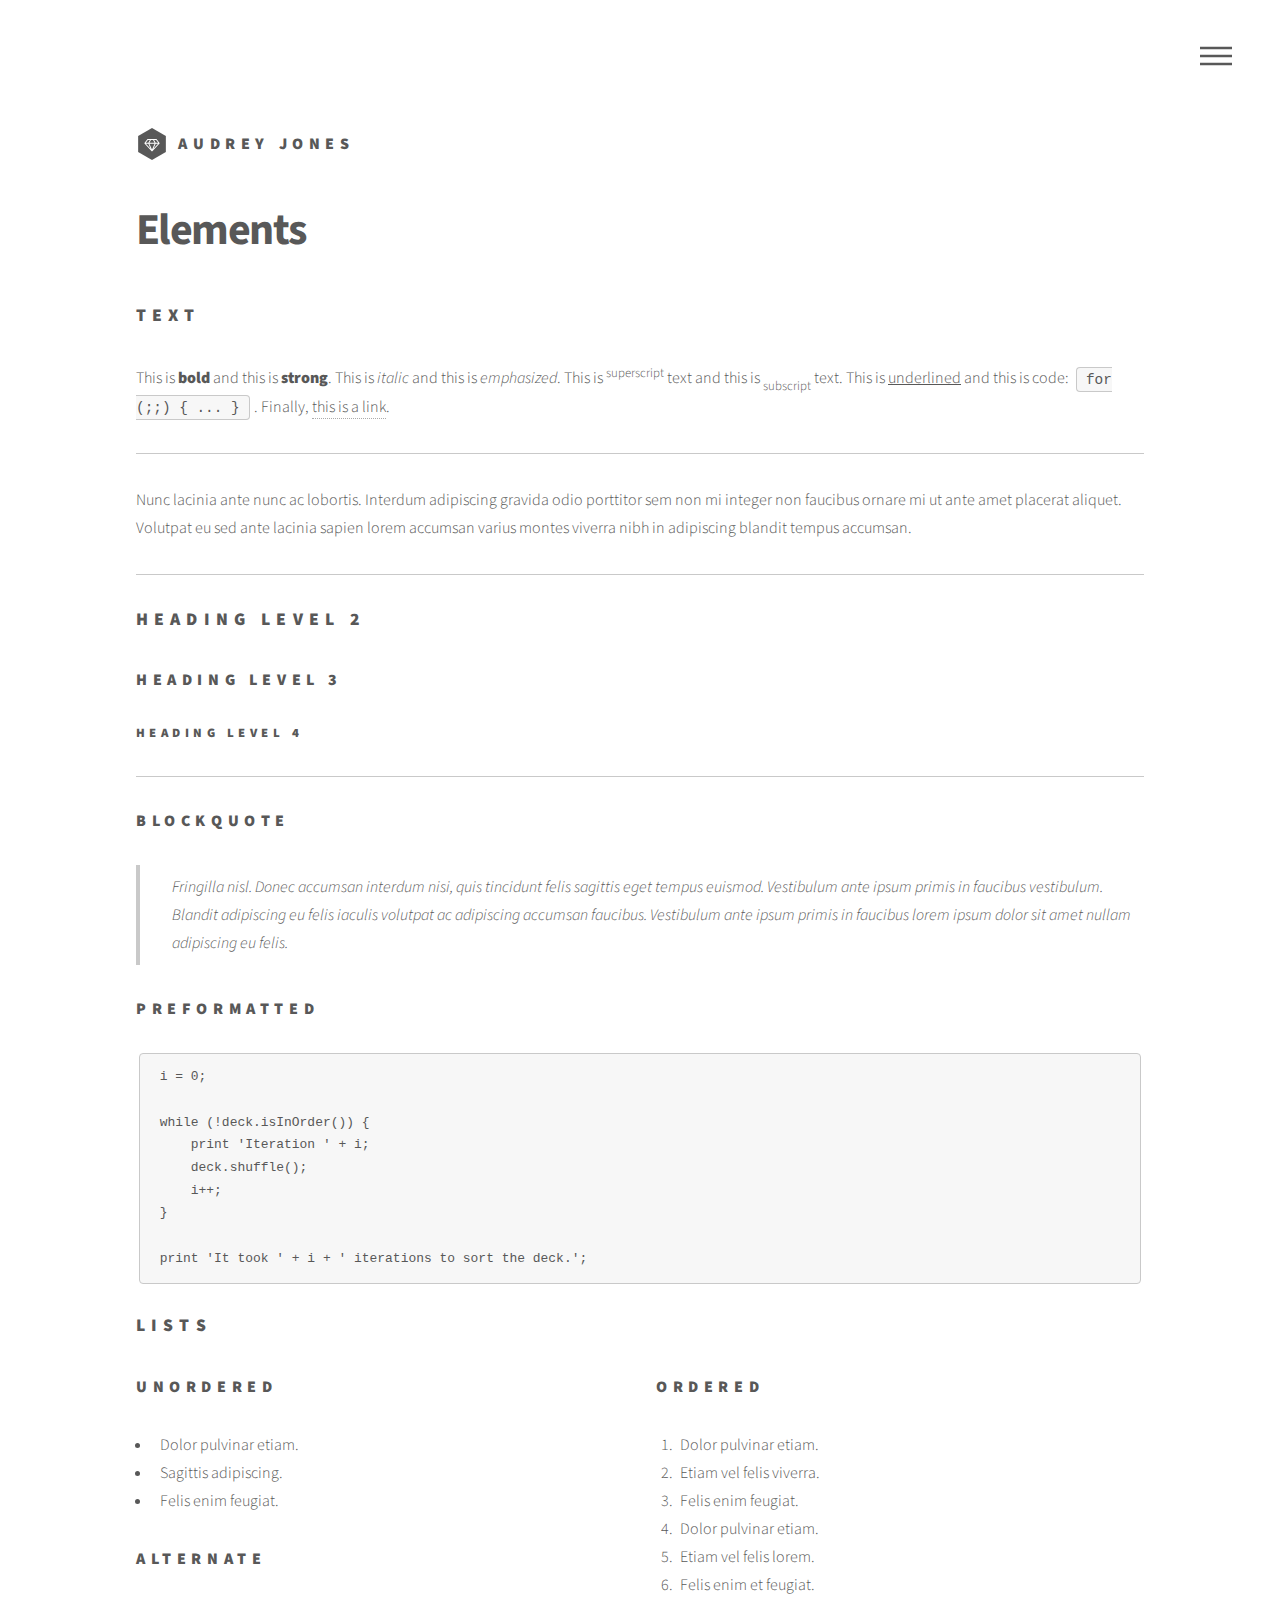
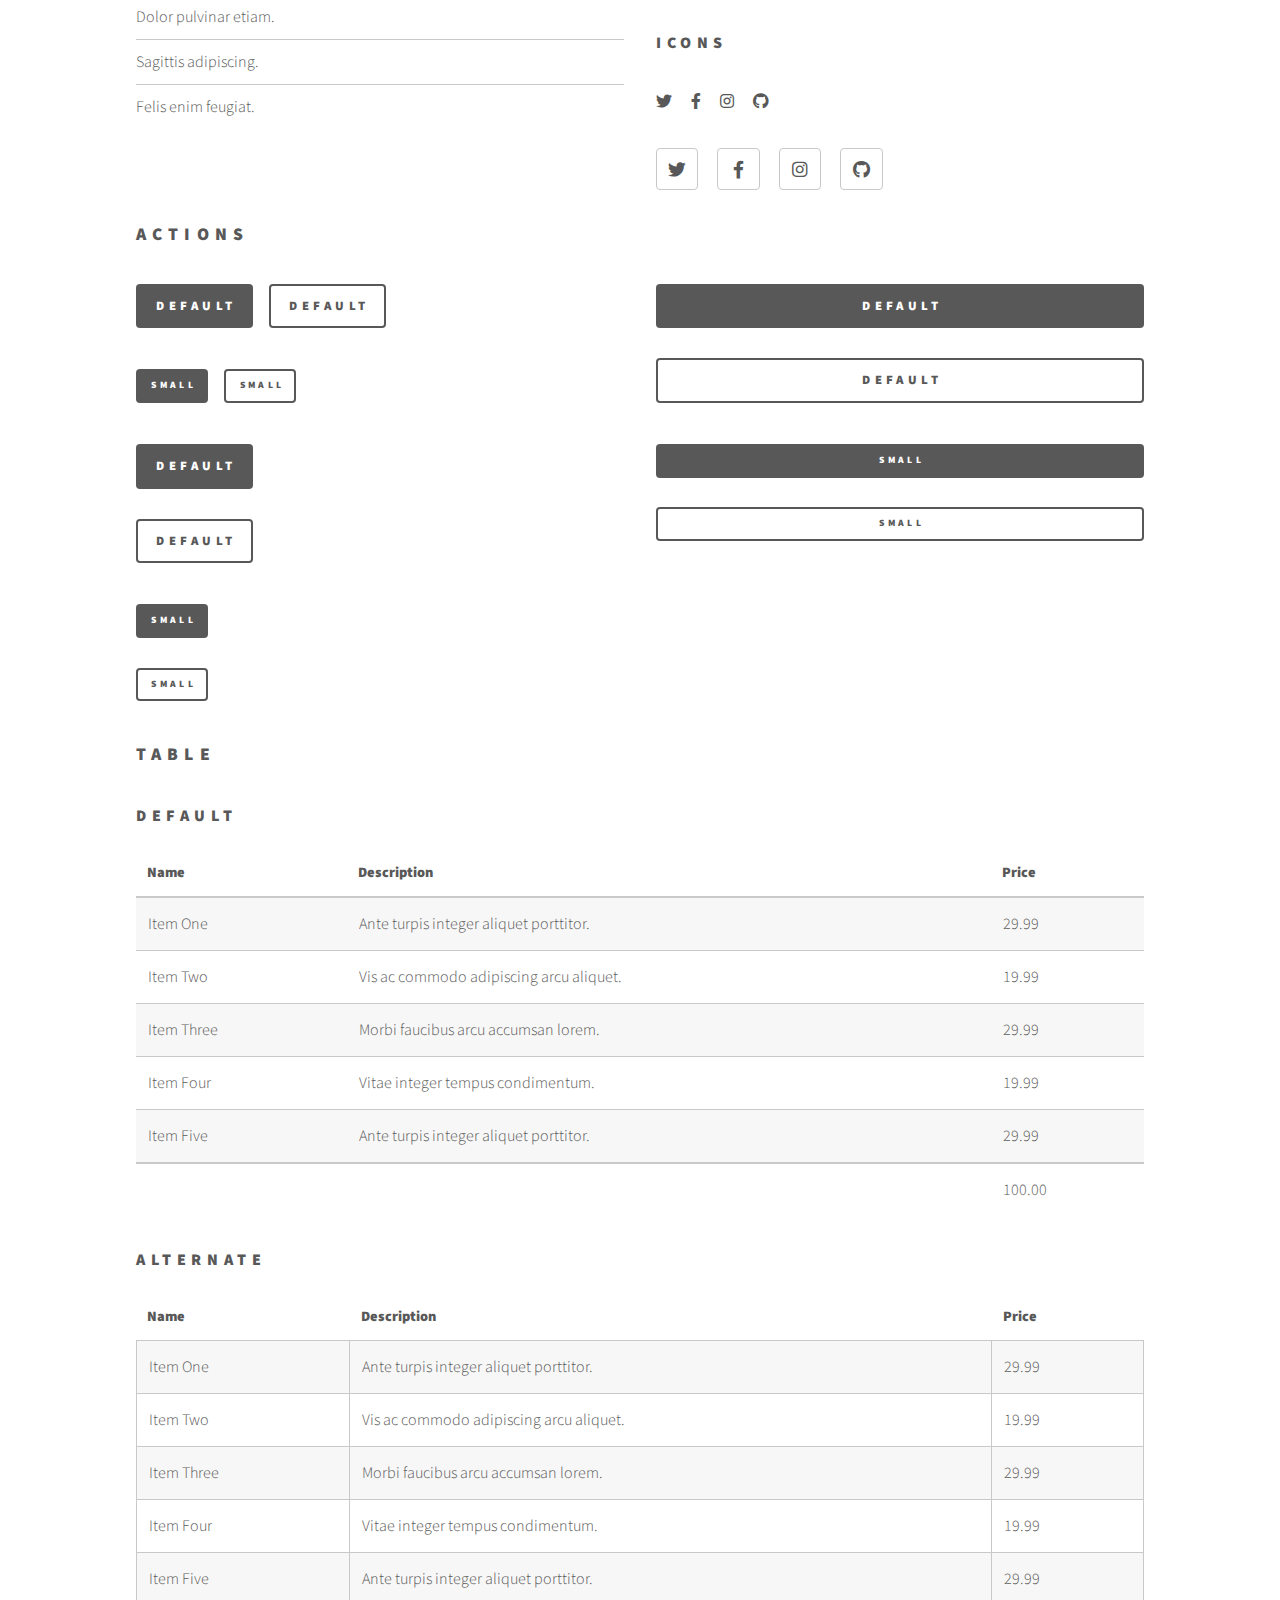
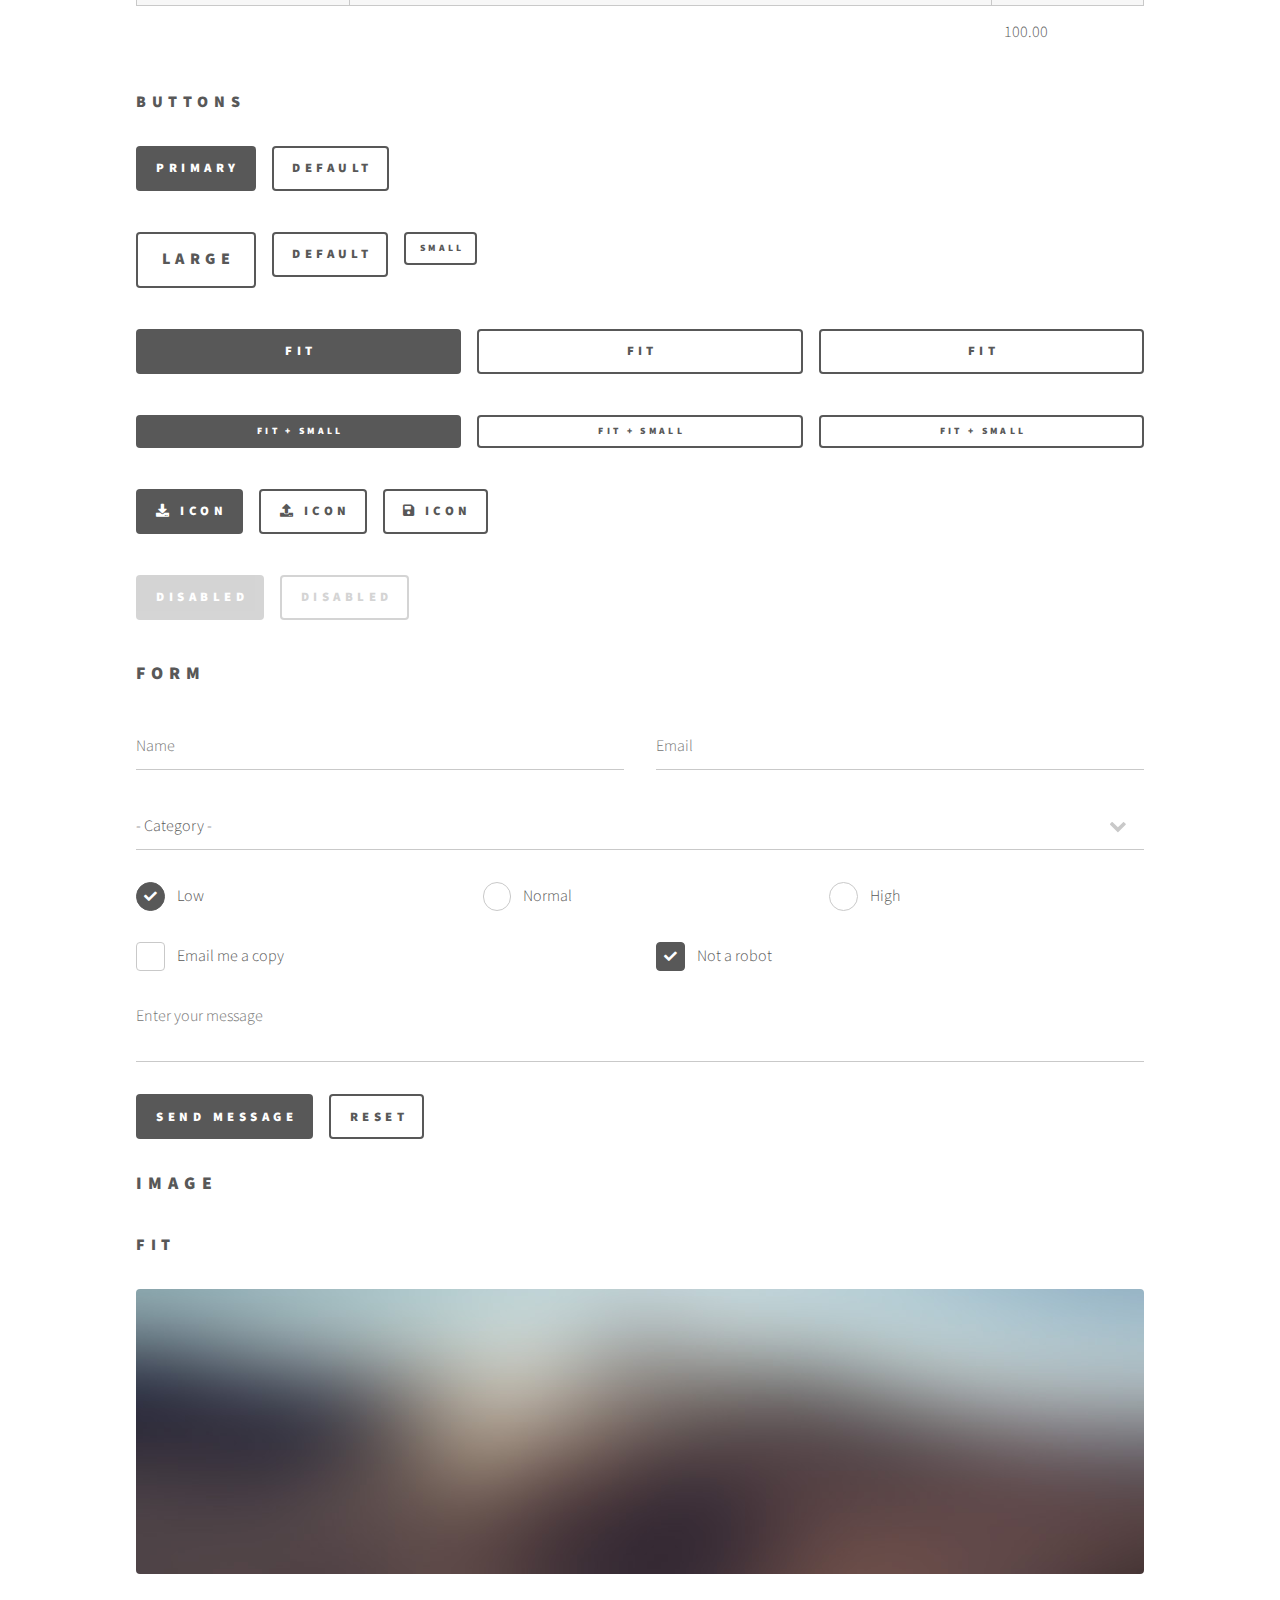
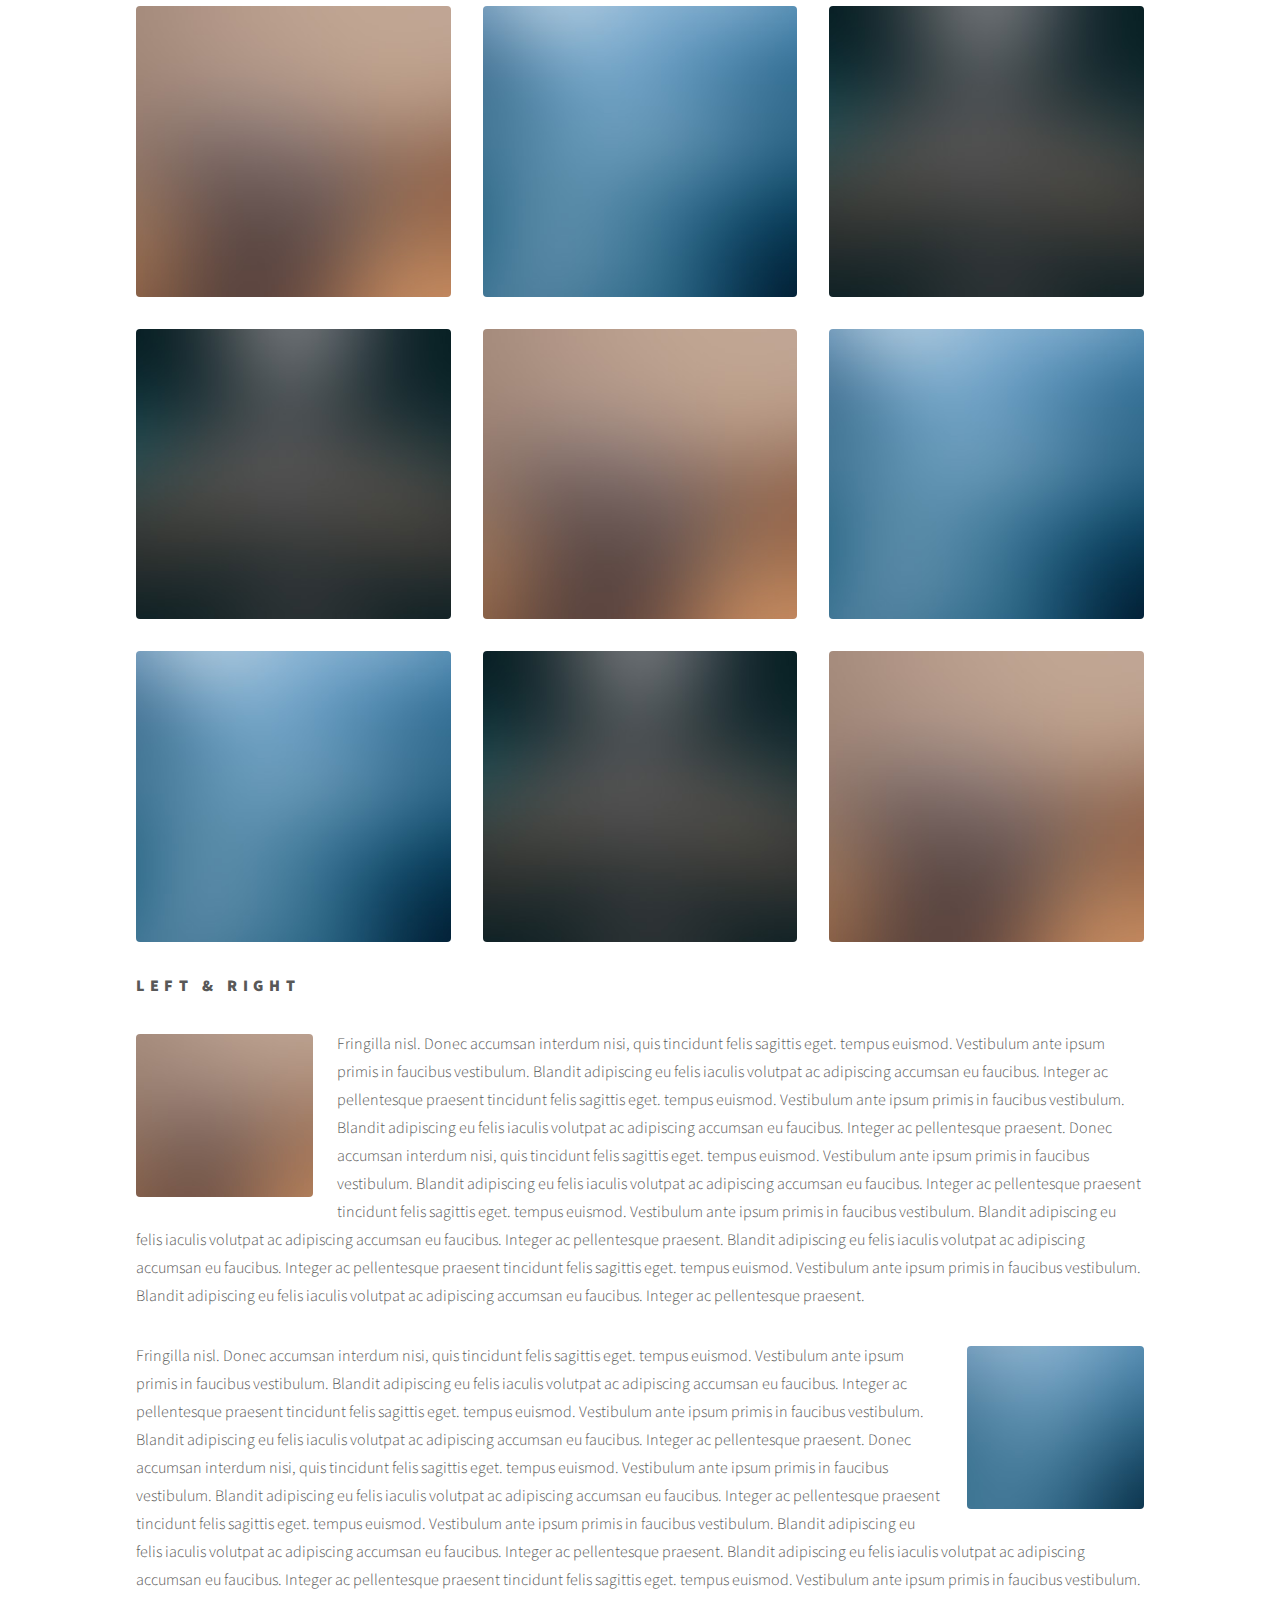
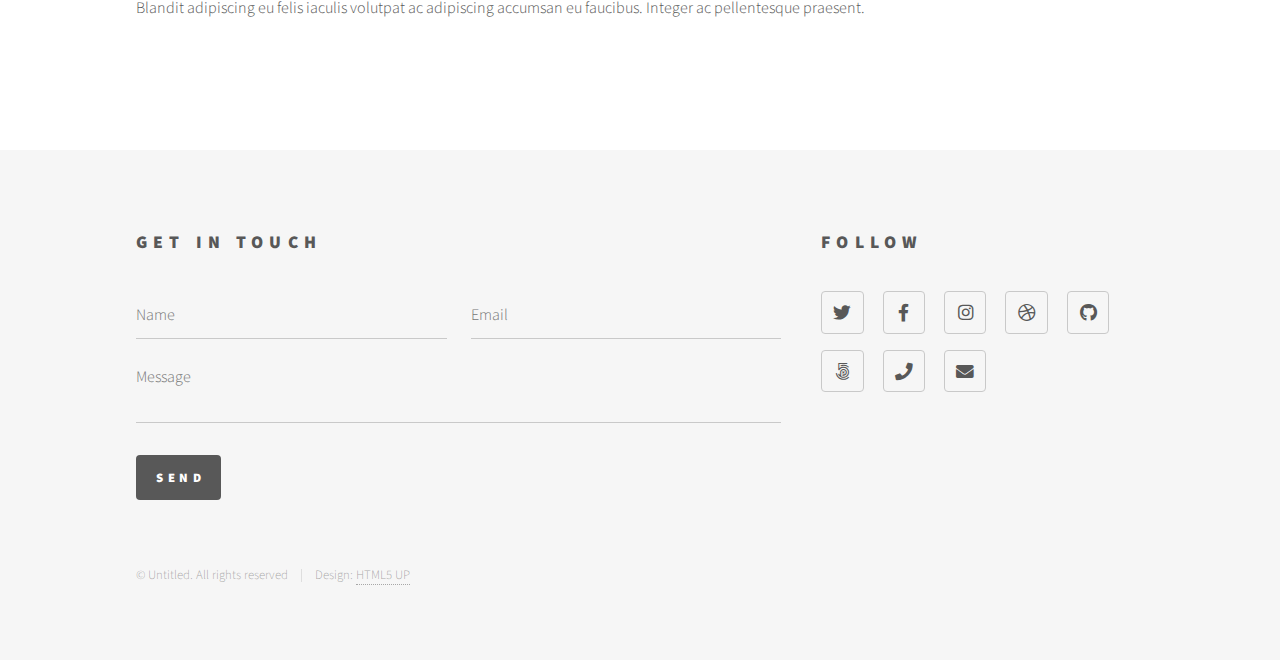
<file: Documents/Job Dev/Filled In Template/other.html>
<!DOCTYPE HTML>
<!--
	Phantom by HTML5 UP
	html5up.net | @ajlkn
	Free for personal and commercial use under the CCA 3.0 license (html5up.net/license)
-->
<html>
	<head>
		<title>Elements - Phantom by HTML5 UP</title>
		<meta charset="utf-8" />
		<meta name="viewport" content="width=device-width, initial-scale=1, user-scalable=no" />
		<link rel="stylesheet" href="assets/css/main.css" />
		<noscript><link rel="stylesheet" href="assets/css/noscript.css" /></noscript>
	</head>
	<body class="is-preload">
		<!-- Wrapper -->
			<div id="wrapper">

				<!-- Header -->
					<header id="header">
						<div class="inner">

							<!-- Logo -->
								<a href="index.html" class="logo">
									<span class="symbol"><img src="images/logo.svg" alt="" /></span><span class="title">Audrey Jones</span>
								</a>

							<!-- Nav -->
								<nav>
									<ul>
										<li><a href="#menu">Menu</a></li>
									</ul>
								</nav>

						</div>
					</header>

				<!-- Menu -->
					<nav id="menu">
						<h2>Menu</h2>
						<nav id="menu">
							<h2>Menu</h2>
							<ul>
								<li><a href="index.html">Home</a></li>
								<li><a href="about.html">About</a></li>
								<li><a href="other.html">What Else I do</a></li>
							</ul>
						</nav>
					</nav>

				<!-- Main -->
					<div id="main">
						<div class="inner">
							<h1>Elements</h1>

							<!-- Text -->
								<section>
									<h2>Text</h2>
									<p>This is <b>bold</b> and this is <strong>strong</strong>. This is <i>italic</i> and this is <em>emphasized</em>.
									This is <sup>superscript</sup> text and this is <sub>subscript</sub> text.
									This is <u>underlined</u> and this is code: <code>for (;;) { ... }</code>. Finally, <a href="#">this is a link</a>.</p>
									<hr />
									<p>Nunc lacinia ante nunc ac lobortis. Interdum adipiscing gravida odio porttitor sem non mi integer non faucibus ornare mi ut ante amet placerat aliquet. Volutpat eu sed ante lacinia sapien lorem accumsan varius montes viverra nibh in adipiscing blandit tempus accumsan.</p>
									<hr />
									<h2>Heading Level 2</h2>
									<h3>Heading Level 3</h3>
									<h4>Heading Level 4</h4>
									<hr />
									<h3>Blockquote</h3>
									<blockquote>Fringilla nisl. Donec accumsan interdum nisi, quis tincidunt felis sagittis eget tempus euismod. Vestibulum ante ipsum primis in faucibus vestibulum. Blandit adipiscing eu felis iaculis volutpat ac adipiscing accumsan faucibus. Vestibulum ante ipsum primis in faucibus lorem ipsum dolor sit amet nullam adipiscing eu felis.</blockquote>
									<h3>Preformatted</h3>
									<pre><code>i = 0;

while (!deck.isInOrder()) {
    print 'Iteration ' + i;
    deck.shuffle();
    i++;
}

print 'It took ' + i + ' iterations to sort the deck.';</code></pre>
								</section>

							<!-- Lists -->
								<section>
									<h2>Lists</h2>
									<div class="row">
										<div class="col-6 col-12-medium">
											<h3>Unordered</h3>
											<ul>
												<li>Dolor pulvinar etiam.</li>
												<li>Sagittis adipiscing.</li>
												<li>Felis enim feugiat.</li>
											</ul>
											<h3>Alternate</h3>
											<ul class="alt">
												<li>Dolor pulvinar etiam.</li>
												<li>Sagittis adipiscing.</li>
												<li>Felis enim feugiat.</li>
											</ul>
										</div>
										<div class="col-6 col-12-medium">
											<h3>Ordered</h3>
											<ol>
												<li>Dolor pulvinar etiam.</li>
												<li>Etiam vel felis viverra.</li>
												<li>Felis enim feugiat.</li>
												<li>Dolor pulvinar etiam.</li>
												<li>Etiam vel felis lorem.</li>
												<li>Felis enim et feugiat.</li>
											</ol>
											<h3>Icons</h3>
											<ul class="icons">
												<li><a href="#" class="icon brands style1 fa-twitter"><span class="label">Twitter</span></a></li>
												<li><a href="#" class="icon brands style1 fa-facebook-f"><span class="label">Facebook</span></a></li>
												<li><a href="#" class="icon brands style1 fa-instagram"><span class="label">Instagram</span></a></li>
												<li><a href="#" class="icon brands style1 fa-github"><span class="label">Github</span></a></li>
											</ul>
											<ul class="icons">
												<li><a href="#" class="icon brands style2 fa-twitter"><span class="label">Twitter</span></a></li>
												<li><a href="#" class="icon brands style2 fa-facebook-f"><span class="label">Facebook</span></a></li>
												<li><a href="#" class="icon brands style2 fa-instagram"><span class="label">Instagram</span></a></li>
												<li><a href="#" class="icon brands style2 fa-github"><span class="label">Github</span></a></li>
											</ul>
										</div>
									</div>
									<h2>Actions</h2>
									<div class="row">
										<div class="col-6 col-12-medium">
											<ul class="actions">
												<li><a href="#" class="button primary">Default</a></li>
												<li><a href="#" class="button">Default</a></li>
											</ul>
											<ul class="actions small">
												<li><a href="#" class="button primary small">Small</a></li>
												<li><a href="#" class="button small">Small</a></li>
											</ul>
											<ul class="actions stacked">
												<li><a href="#" class="button primary">Default</a></li>
												<li><a href="#" class="button">Default</a></li>
											</ul>
											<ul class="actions stacked">
												<li><a href="#" class="button primary small">Small</a></li>
												<li><a href="#" class="button small">Small</a></li>
											</ul>
										</div>
										<div class="col-6 col-12-medium">
											<ul class="actions stacked">
												<li><a href="#" class="button primary fit">Default</a></li>
												<li><a href="#" class="button fit">Default</a></li>
											</ul>
											<ul class="actions stacked">
												<li><a href="#" class="button primary small fit">Small</a></li>
												<li><a href="#" class="button small fit">Small</a></li>
											</ul>
										</div>
									</div>
								</section>

							<!-- Table -->
								<section>
									<h2>Table</h2>
									<h3>Default</h3>
									<div class="table-wrapper">
										<table>
											<thead>
												<tr>
													<th>Name</th>
													<th>Description</th>
													<th>Price</th>
												</tr>
											</thead>
											<tbody>
												<tr>
													<td>Item One</td>
													<td>Ante turpis integer aliquet porttitor.</td>
													<td>29.99</td>
												</tr>
												<tr>
													<td>Item Two</td>
													<td>Vis ac commodo adipiscing arcu aliquet.</td>
													<td>19.99</td>
												</tr>
												<tr>
													<td>Item Three</td>
													<td> Morbi faucibus arcu accumsan lorem.</td>
													<td>29.99</td>
												</tr>
												<tr>
													<td>Item Four</td>
													<td>Vitae integer tempus condimentum.</td>
													<td>19.99</td>
												</tr>
												<tr>
													<td>Item Five</td>
													<td>Ante turpis integer aliquet porttitor.</td>
													<td>29.99</td>
												</tr>
											</tbody>
											<tfoot>
												<tr>
													<td colspan="2"></td>
													<td>100.00</td>
												</tr>
											</tfoot>
										</table>
									</div>

									<h3>Alternate</h3>
									<div class="table-wrapper">
										<table class="alt">
											<thead>
												<tr>
													<th>Name</th>
													<th>Description</th>
													<th>Price</th>
												</tr>
											</thead>
											<tbody>
												<tr>
													<td>Item One</td>
													<td>Ante turpis integer aliquet porttitor.</td>
													<td>29.99</td>
												</tr>
												<tr>
													<td>Item Two</td>
													<td>Vis ac commodo adipiscing arcu aliquet.</td>
													<td>19.99</td>
												</tr>
												<tr>
													<td>Item Three</td>
													<td> Morbi faucibus arcu accumsan lorem.</td>
													<td>29.99</td>
												</tr>
												<tr>
													<td>Item Four</td>
													<td>Vitae integer tempus condimentum.</td>
													<td>19.99</td>
												</tr>
												<tr>
													<td>Item Five</td>
													<td>Ante turpis integer aliquet porttitor.</td>
													<td>29.99</td>
												</tr>
											</tbody>
											<tfoot>
												<tr>
													<td colspan="2"></td>
													<td>100.00</td>
												</tr>
											</tfoot>
										</table>
									</div>
								</section>

							<!-- Buttons -->
								<section>
									<h3>Buttons</h3>
									<ul class="actions">
										<li><a href="#" class="button primary">Primary</a></li>
										<li><a href="#" class="button">Default</a></li>
									</ul>
									<ul class="actions">
										<li><a href="#" class="button large">Large</a></li>
										<li><a href="#" class="button">Default</a></li>
										<li><a href="#" class="button small">Small</a></li>
									</ul>
									<ul class="actions fit">
										<li><a href="#" class="button primary fit">Fit</a></li>
										<li><a href="#" class="button fit">Fit</a></li>
										<li><a href="#" class="button fit">Fit</a></li>
									</ul>
									<ul class="actions fit small">
										<li><a href="#" class="button primary fit small">Fit + Small</a></li>
										<li><a href="#" class="button fit small">Fit + Small</a></li>
										<li><a href="#" class="button fit small">Fit + Small</a></li>
									</ul>
									<ul class="actions">
										<li><a href="#" class="button primary icon solid fa-download">Icon</a></li>
										<li><a href="#" class="button icon solid fa-upload">Icon</a></li>
										<li><a href="#" class="button icon solid fa-save">Icon</a></li>
									</ul>
									<ul class="actions">
										<li><span class="button primary disabled">Disabled</span></li>
										<li><span class="button disabled">Disabled</span></li>
									</ul>
								</section>

							<!-- Form -->
								<section>
									<h2>Form</h2>
									<form method="post" action="#">
										<div class="row gtr-uniform">
											<div class="col-6 col-12-xsmall">
												<input type="text" name="demo-name" id="demo-name" value="" placeholder="Name" />
											</div>
											<div class="col-6 col-12-xsmall">
												<input type="email" name="demo-email" id="demo-email" value="" placeholder="Email" />
											</div>
											<div class="col-12">
												<select name="demo-category" id="demo-category">
													<option value="">- Category -</option>
													<option value="1">Manufacturing</option>
													<option value="1">Shipping</option>
													<option value="1">Administration</option>
													<option value="1">Human Resources</option>
												</select>
											</div>
											<div class="col-4 col-12-small">
												<input type="radio" id="demo-priority-low" name="demo-priority" checked>
												<label for="demo-priority-low">Low</label>
											</div>
											<div class="col-4 col-12-small">
												<input type="radio" id="demo-priority-normal" name="demo-priority">
												<label for="demo-priority-normal">Normal</label>
											</div>
											<div class="col-4 col-12-small">
												<input type="radio" id="demo-priority-high" name="demo-priority">
												<label for="demo-priority-high">High</label>
											</div>
											<div class="col-6 col-12-small">
												<input type="checkbox" id="demo-copy" name="demo-copy">
												<label for="demo-copy">Email me a copy</label>
											</div>
											<div class="col-6 col-12-small">
												<input type="checkbox" id="demo-human" name="demo-human" checked>
												<label for="demo-human">Not a robot</label>
											</div>
											<div class="col-12">
												<textarea name="demo-message" id="demo-message" placeholder="Enter your message" rows="6"></textarea>
											</div>
											<div class="col-12">
												<ul class="actions">
													<li><input type="submit" value="Send Message" class="primary" /></li>
													<li><input type="reset" value="Reset" /></li>
												</ul>
											</div>
										</div>
									</form>
								</section>

							<!-- Image -->
								<section>
									<h2>Image</h2>
									<h3>Fit</h3>
									<div class="box alt">
										<div class="row gtr-uniform">
											<div class="col-12"><span class="image fit"><img src="images/pic13.jpg" alt="" /></span></div>
											<div class="col-4"><span class="image fit"><img src="images/pic01.jpg" alt="" /></span></div>
											<div class="col-4"><span class="image fit"><img src="images/pic02.jpg" alt="" /></span></div>
											<div class="col-4"><span class="image fit"><img src="images/pic03.jpg" alt="" /></span></div>
											<div class="col-4"><span class="image fit"><img src="images/pic03.jpg" alt="" /></span></div>
											<div class="col-4"><span class="image fit"><img src="images/pic01.jpg" alt="" /></span></div>
											<div class="col-4"><span class="image fit"><img src="images/pic02.jpg" alt="" /></span></div>
											<div class="col-4"><span class="image fit"><img src="images/pic02.jpg" alt="" /></span></div>
											<div class="col-4"><span class="image fit"><img src="images/pic03.jpg" alt="" /></span></div>
											<div class="col-4"><span class="image fit"><img src="images/pic01.jpg" alt="" /></span></div>
										</div>
									</div>
									<h3>Left &amp; Right</h3>
									<p><span class="image left"><img src="images/pic14.jpg" alt="" /></span>Fringilla nisl. Donec accumsan interdum nisi, quis tincidunt felis sagittis eget. tempus euismod. Vestibulum ante ipsum primis in faucibus vestibulum. Blandit adipiscing eu felis iaculis volutpat ac adipiscing accumsan eu faucibus. Integer ac pellentesque praesent tincidunt felis sagittis eget. tempus euismod. Vestibulum ante ipsum primis in faucibus vestibulum. Blandit adipiscing eu felis iaculis volutpat ac adipiscing accumsan eu faucibus. Integer ac pellentesque praesent. Donec accumsan interdum nisi, quis tincidunt felis sagittis eget. tempus euismod. Vestibulum ante ipsum primis in faucibus vestibulum. Blandit adipiscing eu felis iaculis volutpat ac adipiscing accumsan eu faucibus. Integer ac pellentesque praesent tincidunt felis sagittis eget. tempus euismod. Vestibulum ante ipsum primis in faucibus vestibulum. Blandit adipiscing eu felis iaculis volutpat ac adipiscing accumsan eu faucibus. Integer ac pellentesque praesent. Blandit adipiscing eu felis iaculis volutpat ac adipiscing accumsan eu faucibus. Integer ac pellentesque praesent tincidunt felis sagittis eget. tempus euismod. Vestibulum ante ipsum primis in faucibus vestibulum. Blandit adipiscing eu felis iaculis volutpat ac adipiscing accumsan eu faucibus. Integer ac pellentesque praesent.</p>
									<p><span class="image right"><img src="images/pic15.jpg" alt="" /></span>Fringilla nisl. Donec accumsan interdum nisi, quis tincidunt felis sagittis eget. tempus euismod. Vestibulum ante ipsum primis in faucibus vestibulum. Blandit adipiscing eu felis iaculis volutpat ac adipiscing accumsan eu faucibus. Integer ac pellentesque praesent tincidunt felis sagittis eget. tempus euismod. Vestibulum ante ipsum primis in faucibus vestibulum. Blandit adipiscing eu felis iaculis volutpat ac adipiscing accumsan eu faucibus. Integer ac pellentesque praesent. Donec accumsan interdum nisi, quis tincidunt felis sagittis eget. tempus euismod. Vestibulum ante ipsum primis in faucibus vestibulum. Blandit adipiscing eu felis iaculis volutpat ac adipiscing accumsan eu faucibus. Integer ac pellentesque praesent tincidunt felis sagittis eget. tempus euismod. Vestibulum ante ipsum primis in faucibus vestibulum. Blandit adipiscing eu felis iaculis volutpat ac adipiscing accumsan eu faucibus. Integer ac pellentesque praesent. Blandit adipiscing eu felis iaculis volutpat ac adipiscing accumsan eu faucibus. Integer ac pellentesque praesent tincidunt felis sagittis eget. tempus euismod. Vestibulum ante ipsum primis in faucibus vestibulum. Blandit adipiscing eu felis iaculis volutpat ac adipiscing accumsan eu faucibus. Integer ac pellentesque praesent.</p>
								</section>

						</div>
					</div>

				<!-- Footer -->
					<footer id="footer">
						<div class="inner">
							<section>
								<h2>Get in touch</h2>
								<form method="post" action="#">
									<div class="fields">
										<div class="field half">
											<input type="text" name="name" id="name" placeholder="Name" />
										</div>
										<div class="field half">
											<input type="email" name="email" id="email" placeholder="Email" />
										</div>
										<div class="field">
											<textarea name="message" id="message" placeholder="Message"></textarea>
										</div>
									</div>
									<ul class="actions">
										<li><input type="submit" value="Send" class="primary" /></li>
									</ul>
								</form>
							</section>
							<section>
								<h2>Follow</h2>
								<ul class="icons">
									<li><a href="#" class="icon brands style2 fa-twitter"><span class="label">Twitter</span></a></li>
									<li><a href="#" class="icon brands style2 fa-facebook-f"><span class="label">Facebook</span></a></li>
									<li><a href="#" class="icon brands style2 fa-instagram"><span class="label">Instagram</span></a></li>
									<li><a href="#" class="icon brands style2 fa-dribbble"><span class="label">Dribbble</span></a></li>
									<li><a href="#" class="icon brands style2 fa-github"><span class="label">GitHub</span></a></li>
									<li><a href="#" class="icon brands style2 fa-500px"><span class="label">500px</span></a></li>
									<li><a href="#" class="icon solid style2 fa-phone"><span class="label">Phone</span></a></li>
									<li><a href="#" class="icon solid style2 fa-envelope"><span class="label">Email</span></a></li>
								</ul>
							</section>
							<ul class="copyright">
								<li>&copy; Untitled. All rights reserved</li><li>Design: <a href="http://html5up.net">HTML5 UP</a></li>
							</ul>
						</div>
					</footer>

			</div>

		<!-- Scripts -->
			<script src="assets/js/jquery.min.js"></script>
			<script src="assets/js/browser.min.js"></script>
			<script src="assets/js/breakpoints.min.js"></script>
			<script src="assets/js/util.js"></script>
			<script src="assets/js/main.js"></script>

	</body>
</html>
</file>
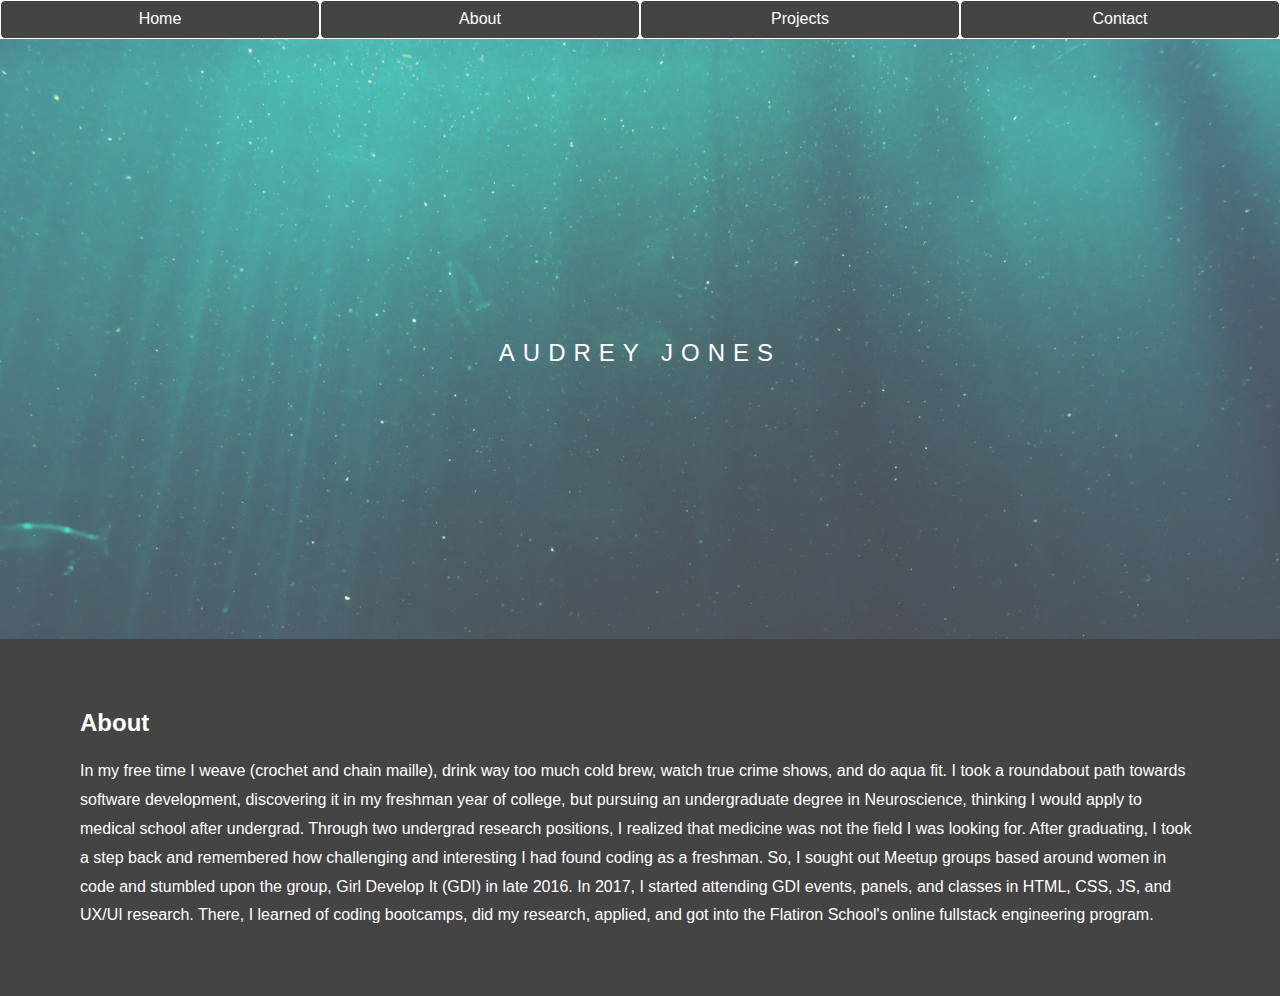
<file: Documents/Dev/My-Website/pages/about.html>
<!DOCTYPE html>
<html lang="en">
<head>
    <meta charset="UTF-8">
    <meta name="viewport" content="width=device-width, initial-scale=1.0">
    <meta http-equiv="X-UA-Compatible" content="ie=edge">
    <title>About</title>
    <link rel="stylesheet" href="../css/style.css">
</head>
<body>
    <div class="navbar">
        <ul>
            <li><a href="../index.html">Home</a></li>
            <li><a href="about.html">About</a></li>              <li><a href="projects.html">Projects</a></li>
            <li><a href="contact.html">Contact</a></li>
        </ul>
    </div>
    <div class="pimg1">
            <div class="ptext">
                <span class="border">
                    Audrey Jones
                </span>
            </div>
        </div>
        <div class="section section-light">
                <h2>About</h2>
                <p>In my free time I weave (crochet and chain maille), drink way too much cold brew, watch true crime shows, and do aqua fit. 
                    
                I took a roundabout path towards software development, discovering it in my freshman year of college, but pursuing an undergraduate degree in Neuroscience, thinking I would apply to medical school after undergrad. Through two undergrad research positions, I realized that medicine was not the field I was looking for. After graduating, I took a step back and remembered how challenging and interesting I had found coding as a freshman. So, I sought out Meetup groups based around women in code and stumbled upon the group, Girl Develop It (GDI) in late 2016. In 2017, I started attending GDI events, panels, and classes in HTML, CSS, JS, and UX/UI research.

                There, I learned of coding bootcamps, did my research, applied, and got into the Flatiron School's online fullstack engineering program.</p>
        </div>
</body>
</html>
</file>
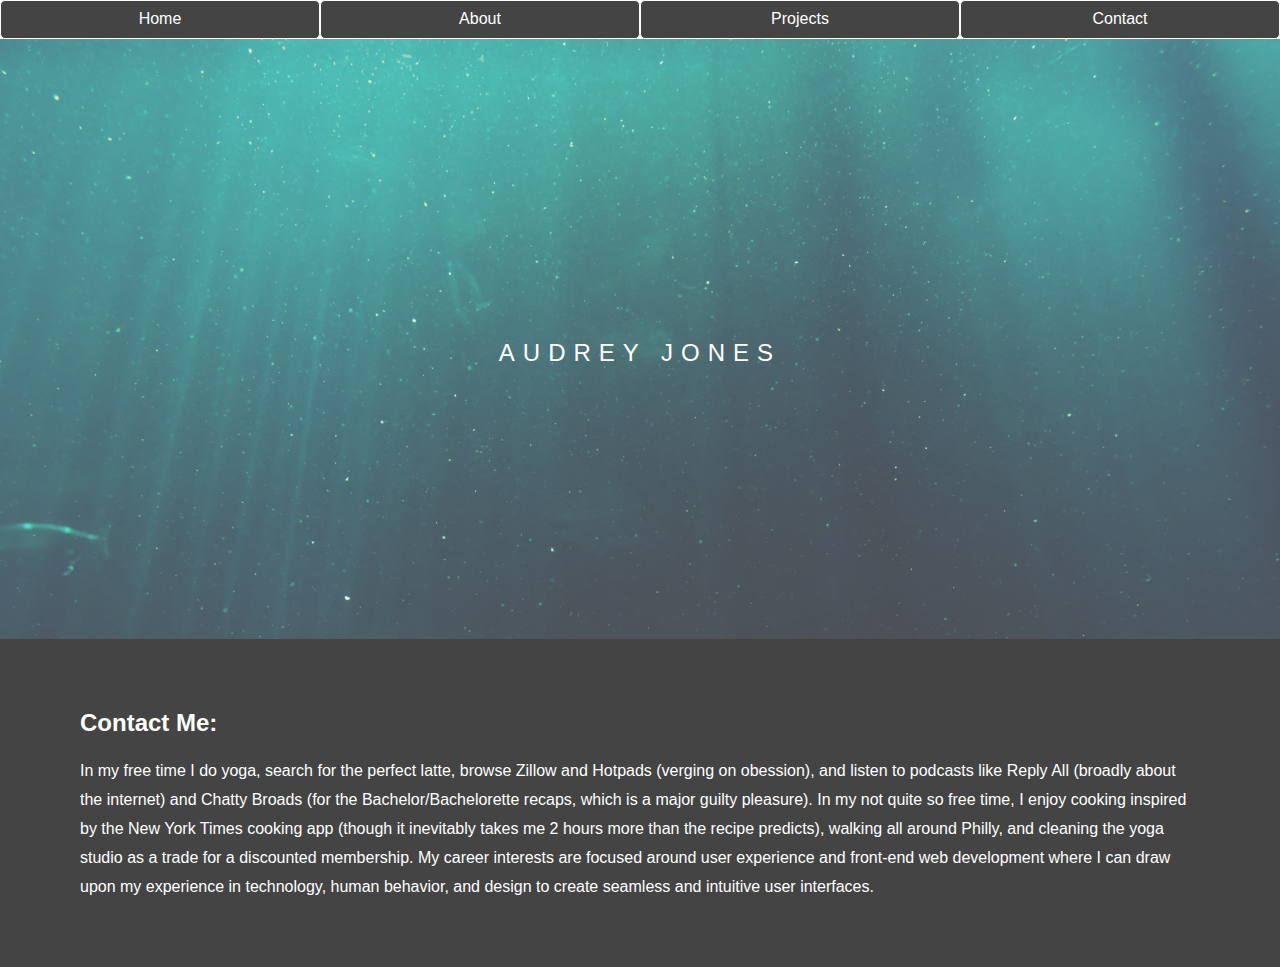
<file: Documents/Dev/My-Website/pages/contact.html>
<!DOCTYPE html>
<html lang="en">
<head>
    <meta charset="UTF-8">
    <meta name="viewport" content="width=device-width, initial-scale=1.0">
    <meta http-equiv="X-UA-Compatible" content="ie=edge">
    <title>Contact</title>
    <link rel="stylesheet" href="../css/style.css">

</head>
<body>
        <div class="navbar">
                <ul>
                    <li><a href="../index.html">Home</a></li>
                    <li><a href="about.html">About</a></li>              <li><a href="projects.html">Projects</a></li>
                    <li><a href="contact.html">Contact</a></li>
                </ul>
            </div>
            <div class="pimg1">
                    <div class="ptext">
                        <span class="border">
                            Audrey Jones
                        </span>
                    </div>
                </div>
                <div class="section section-light">
                        <h2>Contact Me:</h2>
                        <p>In my free time I do yoga, search for the perfect latte, browse Zillow and Hotpads (verging on obession), and listen to podcasts like Reply All (broadly about the internet) and Chatty Broads (for the Bachelor/Bachelorette recaps, which is a major guilty pleasure). In my not quite so free time, I enjoy cooking inspired by the New York Times cooking app (though it inevitably takes me 2 hours more than the recipe predicts), walking all around Philly, and cleaning the yoga studio as a trade for a discounted membership.
            
                        My career interests are focused around user experience and front-end web development where I can draw upon my experience in technology, human behavior, and design to create seamless and intuitive user interfaces. </p>
                </div>
</body>
</html>
</file>
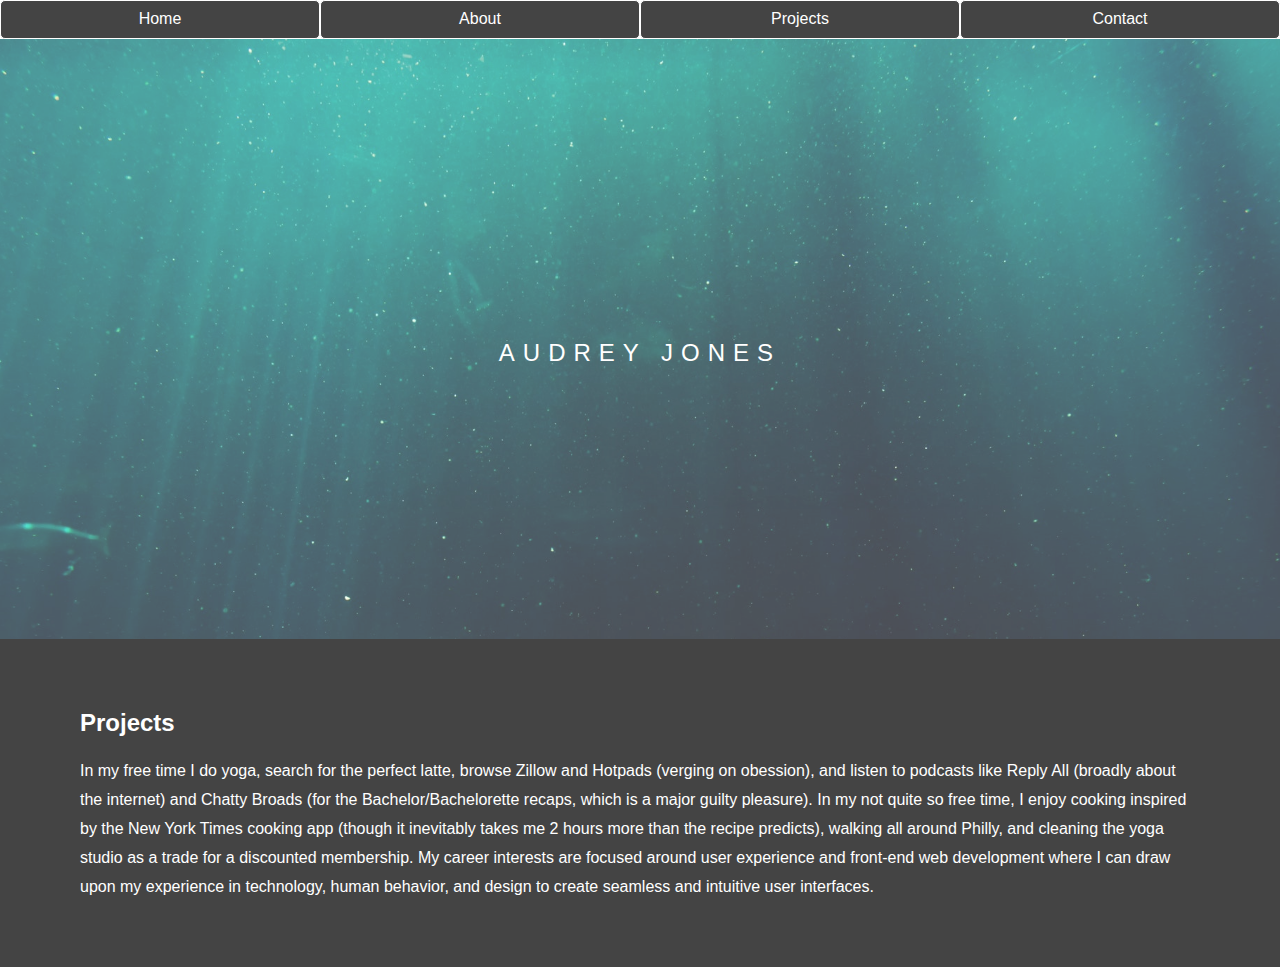
<file: Documents/Dev/My-Website/pages/projects.html>
<!DOCTYPE html>
<html lang="en">
<head>
    <meta charset="UTF-8">
    <meta name="viewport" content="width=device-width, initial-scale=1.0">
    <meta http-equiv="X-UA-Compatible" content="ie=edge">
    <title>Projects</title>
    <link rel="stylesheet" href="../css/style.css">
</head>
<body>
        <div class="navbar">
                <ul>
                    <li><a href="../index.html">Home</a></li>
                    <li><a href="about.html">About</a></li>              <li><a href="projects.html">Projects</a></li>
                    <li><a href="contact.html">Contact</a></li>
                </ul>
            </div>
            <div class="pimg1">
                    <div class="ptext">
                        <span class="border">
                            Audrey Jones
                        </span>
                    </div>
                </div>
                <div class="section section-light">
                        <h2>Projects</h2>
                        <p>In my free time I do yoga, search for the perfect latte, browse Zillow and Hotpads (verging on obession), and listen to podcasts like Reply All (broadly about the internet) and Chatty Broads (for the Bachelor/Bachelorette recaps, which is a major guilty pleasure). In my not quite so free time, I enjoy cooking inspired by the New York Times cooking app (though it inevitably takes me 2 hours more than the recipe predicts), walking all around Philly, and cleaning the yoga studio as a trade for a discounted membership.
            
                        My career interests are focused around user experience and front-end web development where I can draw upon my experience in technology, human behavior, and design to create seamless and intuitive user interfaces. </p>
                </div>
</body>
</html>
</file>
<file: Documents/Dev/My-Website/css/style.css>
body, html{
    color: coral;
    height: 100%;
    margin: 0;
    font-size: 16px;
    font-family: "Lato", sans-serif;
    font-weight: 400;
    line-height: 1.8em;
  
}

.navbar ul{
    margin: 0;
    padding: 0;
    list-style: none;
    display: flex;
    /* position: fixed; */
}

.navbar li{
    list-style-type: none;
    padding: 4px;
    border: 1px white solid;
    border-radius: 5px;
    flex: 1;
    text-align: center;
    background-color: #444;
}

.navbar a{
    text-decoration: none;
    color: white;
}

.pimg1, .pimg2, .pimg3{
    display: flex;
    position: relative;
    opacity: 0.7;
    background-position: center;
    background-size: cover;
    background-repeat: no-repeat;
    background-attachment: fixed;
}

.pimg1{
    background-image: url(../images/blue-blur-color-dark-932638.jpg);
    min-height: 600px;
}

.pimg2{
    background-image: url(../images/blue-blur-color-dark-932638.jpg);
    min-height: 600px;
}

.pimg3{
    background-image: url(../images/blue-blur-color-dark-932638.jpg);
    min-height: 600px;
}

.ptext{
    position: absolute;
    top: 50%;
    width: 100%;
    text-align: center;
    color: #000;
    font-size: x-large;
    letter-spacing: 8px;
    text-transform: uppercase;
}

.ptext .border{
    /* background-color: #111; */
    color: #fff;
    padding: 10px;
}

.section{
    text-align: left;
    padding: 50px 80px;
}

.section-light{
    background-color: #444;
    color: #fff;
}

.copyright{
    float: right;
}

.fixed{
    position: fixed;
    bottom: 50px;
    background-color: #444;
    color: #fff;
    text-decoration: none;
    padding: 10px;
    border: 1px white dashed;
}

@media(max-width: 568px){
    .pimg1, .pimg2, .pimg3{
      background-attachment: scroll;
    }
}
</file>
<file: Documents/Job Dev/Filled In Template/assets/css/noscript.css>
/*
	Phantom by HTML5 UP
	html5up.net | @ajlkn
	Free for personal and commercial use under the CCA 3.0 license (html5up.net/license)
*/

/* Tiles */

	body.is-preload .tiles article {
		-moz-transform: none;
		-webkit-transform: none;
		-ms-transform: none;
		transform: none;
		opacity: 1;
	}
</file>
<file: Documents/Job Dev/Filled In Template/assets/css/main.css>
@import url(fontawesome-all.min.css);
@import url("https://fonts.googleapis.com/css?family=Source+Sans+Pro:300,700,900");

/*
	Phantom by HTML5 UP
	html5up.net | @ajlkn
	Free for personal and commercial use under the CCA 3.0 license (html5up.net/license)
*/

html, body, div, span, applet, object,
iframe, h1, h2, h3, h4, h5, h6, p, blockquote,
pre, a, abbr, acronym, address, big, cite,
code, del, dfn, em, img, ins, kbd, q, s, samp,
small, strike, strong, sub, sup, tt, var, b,
u, i, center, dl, dt, dd, ol, ul, li, fieldset,
form, label, legend, table, caption, tbody,
tfoot, thead, tr, th, td, article, aside,
canvas, details, embed, figure, figcaption,
footer, header, hgroup, menu, nav, output, ruby,
section, summary, time, mark, audio, video {
	margin: 0;
	padding: 0;
	border: 0;
	font-size: 100%;
	font: inherit;
	vertical-align: baseline;}

article, aside, details, figcaption, figure,
footer, header, hgroup, menu, nav, section {
	display: block;}

body {
	line-height: 1;
}

ol, ul {
	list-style: none;
}

blockquote, q {
	quotes: none;
}

	blockquote:before, blockquote:after, q:before, q:after {
		content: '';
		content: none;
	}

table {
	border-collapse: collapse;
	border-spacing: 0;
}

body {
	-webkit-text-size-adjust: none;
}

mark {
	background-color: transparent;
	color: inherit;
}

input::-moz-focus-inner {
	border: 0;
	padding: 0;
}

input, select, textarea {
	-moz-appearance: none;
	-webkit-appearance: none;
	-ms-appearance: none;
	appearance: none;
}

/* Basic */

	@-ms-viewport {
		width: device-width;
	}

	body {
		-ms-overflow-style: scrollbar;
	}

	@media screen and (max-width: 480px) {

		html, body {
			min-width: 320px;
		}

	}

	html {
		box-sizing: border-box;
	}

	*, *:before, *:after {
		box-sizing: inherit;
	}

	body {
		background: #ffffff;
	}

		body.is-preload *, body.is-preload *:before, body.is-preload *:after {
			-moz-animation: none !important;
			-webkit-animation: none !important;
			-ms-animation: none !important;
			animation: none !important;
			-moz-transition: none !important;
			-webkit-transition: none !important;
			-ms-transition: none !important;
			transition: none !important;
		}

/* Type */

	body, input, select, textarea {
		color: #585858;
		font-family: "Source Sans Pro", Helvetica, sans-serif;
		font-size: 16pt;
		font-weight: 300;
		line-height: 1.75;
	}

		@media screen and (max-width: 1680px) {

			body, input, select, textarea {
				font-size: 14pt;
			}

		}

		@media screen and (max-width: 1280px) {

			body, input, select, textarea {
				font-size: 12pt;
			}

		}

	a {
		-moz-transition: border-bottom-color 0.2s ease, color 0.2s ease;
		-webkit-transition: border-bottom-color 0.2s ease, color 0.2s ease;
		-ms-transition: border-bottom-color 0.2s ease, color 0.2s ease;
		transition: border-bottom-color 0.2s ease, color 0.2s ease;
		text-decoration: none;
		color: #585858;
		border-bottom: dotted 1px rgba(88, 88, 88, 0.5);
	}

		a:hover {
			border-bottom-color: transparent;
			color: #f2849e !important;
		}

	strong, b {
		font-weight: 900;
	}

	em, i {
		font-style: italic;
	}

	p {
		margin: 0 0 2em 0;
	}

	h1 {
		font-size: 2.75em;
		font-weight: 700;
		line-height: 1.3;
		margin: 0 0 1em 0;
		letter-spacing: -0.035em;
	}

		h1 a {
			color: inherit;
		}

		@media screen and (max-width: 736px) {

			h1 {
				font-size: 2em;
				margin: 0 0 1em 0;
			}

		}

		@media screen and (max-width: 360px) {

			h1 {
				font-size: 1.75em;
			}

		}

	h2, h3, h4, h5, h6 {
		font-weight: 900;
		line-height: 1.5;
		margin: 0 0 2em 0;
		text-transform: uppercase;
		letter-spacing: 0.35em;
	}

		h2 a, h3 a, h4 a, h5 a, h6 a {
			color: inherit;
		}

	h2 {
		font-size: 1.1em;
	}

	h3 {
		font-size: 1em;
	}

	h4 {
		font-size: 0.8em;
	}

	h5 {
		font-size: 0.8em;
	}

	h6 {
		font-size: 0.8em;
	}

	@media screen and (max-width: 980px) {

		h1 br, h2 br, h3 br, h4 br, h5 br, h6 br {
			display: none;
		}

	}

	@media screen and (max-width: 736px) {

		h2 {
			font-size: 1em;
		}

		h3 {
			font-size: 0.8em;
		}

	}

	sub {
		font-size: 0.8em;
		position: relative;
		top: 0.5em;
	}

	sup {
		font-size: 0.8em;
		position: relative;
		top: -0.5em;
	}

	blockquote {
		border-left: solid 4px #c9c9c9;
		font-style: italic;
		margin: 0 0 2em 0;
		padding: 0.5em 0 0.5em 2em;
	}

	code {
		background: rgba(144, 144, 144, 0.075);
		border-radius: 4px;
		border: solid 1px #c9c9c9;
		font-family: "Courier New", monospace;
		font-size: 0.9em;
		margin: 0 0.25em;
		padding: 0.25em 0.65em;
	}

	pre {
		-webkit-overflow-scrolling: touch;
		font-family: "Courier New", monospace;
		font-size: 0.9em;
		margin: 0 0 2em 0;
	}

		pre code {
			display: block;
			line-height: 1.75;
			padding: 1em 1.5em;
			overflow-x: auto;
		}

	hr {
		border: 0;
		border-bottom: solid 1px #c9c9c9;
		margin: 2em 0;
	}

		hr.major {
			margin: 3em 0;
		}

	.align-left {
		text-align: left;
	}

	.align-center {
		text-align: center;
	}

	.align-right {
		text-align: right;
	}

/* Row */

	.row {
		display: flex;
		flex-wrap: wrap;
		box-sizing: border-box;
		align-items: stretch;
	}

		.row > * {
			box-sizing: border-box;
		}

		.row.gtr-uniform > * > :last-child {
			margin-bottom: 0;
		}

		.row.aln-left {
			justify-content: flex-start;
		}

		.row.aln-center {
			justify-content: center;
		}

		.row.aln-right {
			justify-content: flex-end;
		}

		.row.aln-top {
			align-items: flex-start;
		}

		.row.aln-middle {
			align-items: center;
		}

		.row.aln-bottom {
			align-items: flex-end;
		}

		.row > .imp {
			order: -1;
		}

		.row > .col-1 {
			width: 8.33333%;
		}

		.row > .off-1 {
			margin-left: 8.33333%;
		}

		.row > .col-2 {
			width: 16.66667%;
		}

		.row > .off-2 {
			margin-left: 16.66667%;
		}

		.row > .col-3 {
			width: 25%;
		}

		.row > .off-3 {
			margin-left: 25%;
		}

		.row > .col-4 {
			width: 33.33333%;
		}

		.row > .off-4 {
			margin-left: 33.33333%;
		}

		.row > .col-5 {
			width: 41.66667%;
		}

		.row > .off-5 {
			margin-left: 41.66667%;
		}

		.row > .col-6 {
			width: 50%;
		}

		.row > .off-6 {
			margin-left: 50%;
		}

		.row > .col-7 {
			width: 58.33333%;
		}

		.row > .off-7 {
			margin-left: 58.33333%;
		}

		.row > .col-8 {
			width: 66.66667%;
		}

		.row > .off-8 {
			margin-left: 66.66667%;
		}

		.row > .col-9 {
			width: 75%;
		}

		.row > .off-9 {
			margin-left: 75%;
		}

		.row > .col-10 {
			width: 83.33333%;
		}

		.row > .off-10 {
			margin-left: 83.33333%;
		}

		.row > .col-11 {
			width: 91.66667%;
		}

		.row > .off-11 {
			margin-left: 91.66667%;
		}

		.row > .col-12 {
			width: 100%;
		}

		.row > .off-12 {
			margin-left: 100%;
		}

		.row.gtr-0 {
			margin-top: 0;
			margin-left: 0em;
		}

			.row.gtr-0 > * {
				padding: 0 0 0 0em;
			}

			.row.gtr-0.gtr-uniform {
				margin-top: 0em;
			}

				.row.gtr-0.gtr-uniform > * {
					padding-top: 0em;
				}

		.row.gtr-25 {
			margin-top: 0;
			margin-left: -0.5em;
		}

			.row.gtr-25 > * {
				padding: 0 0 0 0.5em;
			}

			.row.gtr-25.gtr-uniform {
				margin-top: -0.5em;
			}

				.row.gtr-25.gtr-uniform > * {
					padding-top: 0.5em;
				}

		.row.gtr-50 {
			margin-top: 0;
			margin-left: -1em;
		}

			.row.gtr-50 > * {
				padding: 0 0 0 1em;
			}

			.row.gtr-50.gtr-uniform {
				margin-top: -1em;
			}

				.row.gtr-50.gtr-uniform > * {
					padding-top: 1em;
				}

		.row {
			margin-top: 0;
			margin-left: -2em;
		}

			.row > * {
				padding: 0 0 0 2em;
			}

			.row.gtr-uniform {
				margin-top: -2em;
			}

				.row.gtr-uniform > * {
					padding-top: 2em;
				}

		.row.gtr-150 {
			margin-top: 0;
			margin-left: -3em;
		}

			.row.gtr-150 > * {
				padding: 0 0 0 3em;
			}

			.row.gtr-150.gtr-uniform {
				margin-top: -3em;
			}

				.row.gtr-150.gtr-uniform > * {
					padding-top: 3em;
				}

		.row.gtr-200 {
			margin-top: 0;
			margin-left: -4em;
		}

			.row.gtr-200 > * {
				padding: 0 0 0 4em;
			}

			.row.gtr-200.gtr-uniform {
				margin-top: -4em;
			}

				.row.gtr-200.gtr-uniform > * {
					padding-top: 4em;
				}

		@media screen and (max-width: 1680px) {

			.row {
				display: flex;
				flex-wrap: wrap;
				box-sizing: border-box;
				align-items: stretch;
			}

				.row > * {
					box-sizing: border-box;
				}

				.row.gtr-uniform > * > :last-child {
					margin-bottom: 0;
				}

				.row.aln-left {
					justify-content: flex-start;
				}

				.row.aln-center {
					justify-content: center;
				}

				.row.aln-right {
					justify-content: flex-end;
				}

				.row.aln-top {
					align-items: flex-start;
				}

				.row.aln-middle {
					align-items: center;
				}

				.row.aln-bottom {
					align-items: flex-end;
				}

				.row > .imp-xlarge {
					order: -1;
				}

				.row > .col-1-xlarge {
					width: 8.33333%;
				}

				.row > .off-1-xlarge {
					margin-left: 8.33333%;
				}

				.row > .col-2-xlarge {
					width: 16.66667%;
				}

				.row > .off-2-xlarge {
					margin-left: 16.66667%;
				}

				.row > .col-3-xlarge {
					width: 25%;
				}

				.row > .off-3-xlarge {
					margin-left: 25%;
				}

				.row > .col-4-xlarge {
					width: 33.33333%;
				}

				.row > .off-4-xlarge {
					margin-left: 33.33333%;
				}

				.row > .col-5-xlarge {
					width: 41.66667%;
				}

				.row > .off-5-xlarge {
					margin-left: 41.66667%;
				}

				.row > .col-6-xlarge {
					width: 50%;
				}

				.row > .off-6-xlarge {
					margin-left: 50%;
				}

				.row > .col-7-xlarge {
					width: 58.33333%;
				}

				.row > .off-7-xlarge {
					margin-left: 58.33333%;
				}

				.row > .col-8-xlarge {
					width: 66.66667%;
				}

				.row > .off-8-xlarge {
					margin-left: 66.66667%;
				}

				.row > .col-9-xlarge {
					width: 75%;
				}

				.row > .off-9-xlarge {
					margin-left: 75%;
				}

				.row > .col-10-xlarge {
					width: 83.33333%;
				}

				.row > .off-10-xlarge {
					margin-left: 83.33333%;
				}

				.row > .col-11-xlarge {
					width: 91.66667%;
				}

				.row > .off-11-xlarge {
					margin-left: 91.66667%;
				}

				.row > .col-12-xlarge {
					width: 100%;
				}

				.row > .off-12-xlarge {
					margin-left: 100%;
				}

				.row.gtr-0 {
					margin-top: 0;
					margin-left: 0em;
				}

					.row.gtr-0 > * {
						padding: 0 0 0 0em;
					}

					.row.gtr-0.gtr-uniform {
						margin-top: 0em;
					}

						.row.gtr-0.gtr-uniform > * {
							padding-top: 0em;
						}

				.row.gtr-25 {
					margin-top: 0;
					margin-left: -0.5em;
				}

					.row.gtr-25 > * {
						padding: 0 0 0 0.5em;
					}

					.row.gtr-25.gtr-uniform {
						margin-top: -0.5em;
					}

						.row.gtr-25.gtr-uniform > * {
							padding-top: 0.5em;
						}

				.row.gtr-50 {
					margin-top: 0;
					margin-left: -1em;
				}

					.row.gtr-50 > * {
						padding: 0 0 0 1em;
					}

					.row.gtr-50.gtr-uniform {
						margin-top: -1em;
					}

						.row.gtr-50.gtr-uniform > * {
							padding-top: 1em;
						}

				.row {
					margin-top: 0;
					margin-left: -2em;
				}

					.row > * {
						padding: 0 0 0 2em;
					}

					.row.gtr-uniform {
						margin-top: -2em;
					}

						.row.gtr-uniform > * {
							padding-top: 2em;
						}

				.row.gtr-150 {
					margin-top: 0;
					margin-left: -3em;
				}

					.row.gtr-150 > * {
						padding: 0 0 0 3em;
					}

					.row.gtr-150.gtr-uniform {
						margin-top: -3em;
					}

						.row.gtr-150.gtr-uniform > * {
							padding-top: 3em;
						}

				.row.gtr-200 {
					margin-top: 0;
					margin-left: -4em;
				}

					.row.gtr-200 > * {
						padding: 0 0 0 4em;
					}

					.row.gtr-200.gtr-uniform {
						margin-top: -4em;
					}

						.row.gtr-200.gtr-uniform > * {
							padding-top: 4em;
						}

		}

		@media screen and (max-width: 1280px) {

			.row {
				display: flex;
				flex-wrap: wrap;
				box-sizing: border-box;
				align-items: stretch;
			}

				.row > * {
					box-sizing: border-box;
				}

				.row.gtr-uniform > * > :last-child {
					margin-bottom: 0;
				}

				.row.aln-left {
					justify-content: flex-start;
				}

				.row.aln-center {
					justify-content: center;
				}

				.row.aln-right {
					justify-content: flex-end;
				}

				.row.aln-top {
					align-items: flex-start;
				}

				.row.aln-middle {
					align-items: center;
				}

				.row.aln-bottom {
					align-items: flex-end;
				}

				.row > .imp-large {
					order: -1;
				}

				.row > .col-1-large {
					width: 8.33333%;
				}

				.row > .off-1-large {
					margin-left: 8.33333%;
				}

				.row > .col-2-large {
					width: 16.66667%;
				}

				.row > .off-2-large {
					margin-left: 16.66667%;
				}

				.row > .col-3-large {
					width: 25%;
				}

				.row > .off-3-large {
					margin-left: 25%;
				}

				.row > .col-4-large {
					width: 33.33333%;
				}

				.row > .off-4-large {
					margin-left: 33.33333%;
				}

				.row > .col-5-large {
					width: 41.66667%;
				}

				.row > .off-5-large {
					margin-left: 41.66667%;
				}

				.row > .col-6-large {
					width: 50%;
				}

				.row > .off-6-large {
					margin-left: 50%;
				}

				.row > .col-7-large {
					width: 58.33333%;
				}

				.row > .off-7-large {
					margin-left: 58.33333%;
				}

				.row > .col-8-large {
					width: 66.66667%;
				}

				.row > .off-8-large {
					margin-left: 66.66667%;
				}

				.row > .col-9-large {
					width: 75%;
				}

				.row > .off-9-large {
					margin-left: 75%;
				}

				.row > .col-10-large {
					width: 83.33333%;
				}

				.row > .off-10-large {
					margin-left: 83.33333%;
				}

				.row > .col-11-large {
					width: 91.66667%;
				}

				.row > .off-11-large {
					margin-left: 91.66667%;
				}

				.row > .col-12-large {
					width: 100%;
				}

				.row > .off-12-large {
					margin-left: 100%;
				}

				.row.gtr-0 {
					margin-top: 0;
					margin-left: 0em;
				}

					.row.gtr-0 > * {
						padding: 0 0 0 0em;
					}

					.row.gtr-0.gtr-uniform {
						margin-top: 0em;
					}

						.row.gtr-0.gtr-uniform > * {
							padding-top: 0em;
						}

				.row.gtr-25 {
					margin-top: 0;
					margin-left: -0.5em;
				}

					.row.gtr-25 > * {
						padding: 0 0 0 0.5em;
					}

					.row.gtr-25.gtr-uniform {
						margin-top: -0.5em;
					}

						.row.gtr-25.gtr-uniform > * {
							padding-top: 0.5em;
						}

				.row.gtr-50 {
					margin-top: 0;
					margin-left: -1em;
				}

					.row.gtr-50 > * {
						padding: 0 0 0 1em;
					}

					.row.gtr-50.gtr-uniform {
						margin-top: -1em;
					}

						.row.gtr-50.gtr-uniform > * {
							padding-top: 1em;
						}

				.row {
					margin-top: 0;
					margin-left: -2em;
				}

					.row > * {
						padding: 0 0 0 2em;
					}

					.row.gtr-uniform {
						margin-top: -2em;
					}

						.row.gtr-uniform > * {
							padding-top: 2em;
						}

				.row.gtr-150 {
					margin-top: 0;
					margin-left: -3em;
				}

					.row.gtr-150 > * {
						padding: 0 0 0 3em;
					}

					.row.gtr-150.gtr-uniform {
						margin-top: -3em;
					}

						.row.gtr-150.gtr-uniform > * {
							padding-top: 3em;
						}

				.row.gtr-200 {
					margin-top: 0;
					margin-left: -4em;
				}

					.row.gtr-200 > * {
						padding: 0 0 0 4em;
					}

					.row.gtr-200.gtr-uniform {
						margin-top: -4em;
					}

						.row.gtr-200.gtr-uniform > * {
							padding-top: 4em;
						}

		}

		@media screen and (max-width: 980px) {

			.row {
				display: flex;
				flex-wrap: wrap;
				box-sizing: border-box;
				align-items: stretch;
			}

				.row > * {
					box-sizing: border-box;
				}

				.row.gtr-uniform > * > :last-child {
					margin-bottom: 0;
				}

				.row.aln-left {
					justify-content: flex-start;
				}

				.row.aln-center {
					justify-content: center;
				}

				.row.aln-right {
					justify-content: flex-end;
				}

				.row.aln-top {
					align-items: flex-start;
				}

				.row.aln-middle {
					align-items: center;
				}

				.row.aln-bottom {
					align-items: flex-end;
				}

				.row > .imp-medium {
					order: -1;
				}

				.row > .col-1-medium {
					width: 8.33333%;
				}

				.row > .off-1-medium {
					margin-left: 8.33333%;
				}

				.row > .col-2-medium {
					width: 16.66667%;
				}

				.row > .off-2-medium {
					margin-left: 16.66667%;
				}

				.row > .col-3-medium {
					width: 25%;
				}

				.row > .off-3-medium {
					margin-left: 25%;
				}

				.row > .col-4-medium {
					width: 33.33333%;
				}

				.row > .off-4-medium {
					margin-left: 33.33333%;
				}

				.row > .col-5-medium {
					width: 41.66667%;
				}

				.row > .off-5-medium {
					margin-left: 41.66667%;
				}

				.row > .col-6-medium {
					width: 50%;
				}

				.row > .off-6-medium {
					margin-left: 50%;
				}

				.row > .col-7-medium {
					width: 58.33333%;
				}

				.row > .off-7-medium {
					margin-left: 58.33333%;
				}

				.row > .col-8-medium {
					width: 66.66667%;
				}

				.row > .off-8-medium {
					margin-left: 66.66667%;
				}

				.row > .col-9-medium {
					width: 75%;
				}

				.row > .off-9-medium {
					margin-left: 75%;
				}

				.row > .col-10-medium {
					width: 83.33333%;
				}

				.row > .off-10-medium {
					margin-left: 83.33333%;
				}

				.row > .col-11-medium {
					width: 91.66667%;
				}

				.row > .off-11-medium {
					margin-left: 91.66667%;
				}

				.row > .col-12-medium {
					width: 100%;
				}

				.row > .off-12-medium {
					margin-left: 100%;
				}

				.row.gtr-0 {
					margin-top: 0;
					margin-left: 0em;
				}

					.row.gtr-0 > * {
						padding: 0 0 0 0em;
					}

					.row.gtr-0.gtr-uniform {
						margin-top: 0em;
					}

						.row.gtr-0.gtr-uniform > * {
							padding-top: 0em;
						}

				.row.gtr-25 {
					margin-top: 0;
					margin-left: -0.375em;
				}

					.row.gtr-25 > * {
						padding: 0 0 0 0.375em;
					}

					.row.gtr-25.gtr-uniform {
						margin-top: -0.375em;
					}

						.row.gtr-25.gtr-uniform > * {
							padding-top: 0.375em;
						}

				.row.gtr-50 {
					margin-top: 0;
					margin-left: -0.75em;
				}

					.row.gtr-50 > * {
						padding: 0 0 0 0.75em;
					}

					.row.gtr-50.gtr-uniform {
						margin-top: -0.75em;
					}

						.row.gtr-50.gtr-uniform > * {
							padding-top: 0.75em;
						}

				.row {
					margin-top: 0;
					margin-left: -1.5em;
				}

					.row > * {
						padding: 0 0 0 1.5em;
					}

					.row.gtr-uniform {
						margin-top: -1.5em;
					}

						.row.gtr-uniform > * {
							padding-top: 1.5em;
						}

				.row.gtr-150 {
					margin-top: 0;
					margin-left: -2.25em;
				}

					.row.gtr-150 > * {
						padding: 0 0 0 2.25em;
					}

					.row.gtr-150.gtr-uniform {
						margin-top: -2.25em;
					}

						.row.gtr-150.gtr-uniform > * {
							padding-top: 2.25em;
						}

				.row.gtr-200 {
					margin-top: 0;
					margin-left: -3em;
				}

					.row.gtr-200 > * {
						padding: 0 0 0 3em;
					}

					.row.gtr-200.gtr-uniform {
						margin-top: -3em;
					}

						.row.gtr-200.gtr-uniform > * {
							padding-top: 3em;
						}

		}

		@media screen and (max-width: 736px) {

			.row {
				display: flex;
				flex-wrap: wrap;
				box-sizing: border-box;
				align-items: stretch;
			}

				.row > * {
					box-sizing: border-box;
				}

				.row.gtr-uniform > * > :last-child {
					margin-bottom: 0;
				}

				.row.aln-left {
					justify-content: flex-start;
				}

				.row.aln-center {
					justify-content: center;
				}

				.row.aln-right {
					justify-content: flex-end;
				}

				.row.aln-top {
					align-items: flex-start;
				}

				.row.aln-middle {
					align-items: center;
				}

				.row.aln-bottom {
					align-items: flex-end;
				}

				.row > .imp-small {
					order: -1;
				}

				.row > .col-1-small {
					width: 8.33333%;
				}

				.row > .off-1-small {
					margin-left: 8.33333%;
				}

				.row > .col-2-small {
					width: 16.66667%;
				}

				.row > .off-2-small {
					margin-left: 16.66667%;
				}

				.row > .col-3-small {
					width: 25%;
				}

				.row > .off-3-small {
					margin-left: 25%;
				}

				.row > .col-4-small {
					width: 33.33333%;
				}

				.row > .off-4-small {
					margin-left: 33.33333%;
				}

				.row > .col-5-small {
					width: 41.66667%;
				}

				.row > .off-5-small {
					margin-left: 41.66667%;
				}

				.row > .col-6-small {
					width: 50%;
				}

				.row > .off-6-small {
					margin-left: 50%;
				}

				.row > .col-7-small {
					width: 58.33333%;
				}

				.row > .off-7-small {
					margin-left: 58.33333%;
				}

				.row > .col-8-small {
					width: 66.66667%;
				}

				.row > .off-8-small {
					margin-left: 66.66667%;
				}

				.row > .col-9-small {
					width: 75%;
				}

				.row > .off-9-small {
					margin-left: 75%;
				}

				.row > .col-10-small {
					width: 83.33333%;
				}

				.row > .off-10-small {
					margin-left: 83.33333%;
				}

				.row > .col-11-small {
					width: 91.66667%;
				}

				.row > .off-11-small {
					margin-left: 91.66667%;
				}

				.row > .col-12-small {
					width: 100%;
				}

				.row > .off-12-small {
					margin-left: 100%;
				}

				.row.gtr-0 {
					margin-top: 0;
					margin-left: 0em;
				}

					.row.gtr-0 > * {
						padding: 0 0 0 0em;
					}

					.row.gtr-0.gtr-uniform {
						margin-top: 0em;
					}

						.row.gtr-0.gtr-uniform > * {
							padding-top: 0em;
						}

				.row.gtr-25 {
					margin-top: 0;
					margin-left: -0.25em;
				}

					.row.gtr-25 > * {
						padding: 0 0 0 0.25em;
					}

					.row.gtr-25.gtr-uniform {
						margin-top: -0.25em;
					}

						.row.gtr-25.gtr-uniform > * {
							padding-top: 0.25em;
						}

				.row.gtr-50 {
					margin-top: 0;
					margin-left: -0.5em;
				}

					.row.gtr-50 > * {
						padding: 0 0 0 0.5em;
					}

					.row.gtr-50.gtr-uniform {
						margin-top: -0.5em;
					}

						.row.gtr-50.gtr-uniform > * {
							padding-top: 0.5em;
						}

				.row {
					margin-top: 0;
					margin-left: -1em;
				}

					.row > * {
						padding: 0 0 0 1em;
					}

					.row.gtr-uniform {
						margin-top: -1em;
					}

						.row.gtr-uniform > * {
							padding-top: 1em;
						}

				.row.gtr-150 {
					margin-top: 0;
					margin-left: -1.5em;
				}

					.row.gtr-150 > * {
						padding: 0 0 0 1.5em;
					}

					.row.gtr-150.gtr-uniform {
						margin-top: -1.5em;
					}

						.row.gtr-150.gtr-uniform > * {
							padding-top: 1.5em;
						}

				.row.gtr-200 {
					margin-top: 0;
					margin-left: -2em;
				}

					.row.gtr-200 > * {
						padding: 0 0 0 2em;
					}

					.row.gtr-200.gtr-uniform {
						margin-top: -2em;
					}

						.row.gtr-200.gtr-uniform > * {
							padding-top: 2em;
						}

		}

		@media screen and (max-width: 480px) {

			.row {
				display: flex;
				flex-wrap: wrap;
				box-sizing: border-box;
				align-items: stretch;
			}

				.row > * {
					box-sizing: border-box;
				}

				.row.gtr-uniform > * > :last-child {
					margin-bottom: 0;
				}

				.row.aln-left {
					justify-content: flex-start;
				}

				.row.aln-center {
					justify-content: center;
				}

				.row.aln-right {
					justify-content: flex-end;
				}

				.row.aln-top {
					align-items: flex-start;
				}

				.row.aln-middle {
					align-items: center;
				}

				.row.aln-bottom {
					align-items: flex-end;
				}

				.row > .imp-xsmall {
					order: -1;
				}

				.row > .col-1-xsmall {
					width: 8.33333%;
				}

				.row > .off-1-xsmall {
					margin-left: 8.33333%;
				}

				.row > .col-2-xsmall {
					width: 16.66667%;
				}

				.row > .off-2-xsmall {
					margin-left: 16.66667%;
				}

				.row > .col-3-xsmall {
					width: 25%;
				}

				.row > .off-3-xsmall {
					margin-left: 25%;
				}

				.row > .col-4-xsmall {
					width: 33.33333%;
				}

				.row > .off-4-xsmall {
					margin-left: 33.33333%;
				}

				.row > .col-5-xsmall {
					width: 41.66667%;
				}

				.row > .off-5-xsmall {
					margin-left: 41.66667%;
				}

				.row > .col-6-xsmall {
					width: 50%;
				}

				.row > .off-6-xsmall {
					margin-left: 50%;
				}

				.row > .col-7-xsmall {
					width: 58.33333%;
				}

				.row > .off-7-xsmall {
					margin-left: 58.33333%;
				}

				.row > .col-8-xsmall {
					width: 66.66667%;
				}

				.row > .off-8-xsmall {
					margin-left: 66.66667%;
				}

				.row > .col-9-xsmall {
					width: 75%;
				}

				.row > .off-9-xsmall {
					margin-left: 75%;
				}

				.row > .col-10-xsmall {
					width: 83.33333%;
				}

				.row > .off-10-xsmall {
					margin-left: 83.33333%;
				}

				.row > .col-11-xsmall {
					width: 91.66667%;
				}

				.row > .off-11-xsmall {
					margin-left: 91.66667%;
				}

				.row > .col-12-xsmall {
					width: 100%;
				}

				.row > .off-12-xsmall {
					margin-left: 100%;
				}

				.row.gtr-0 {
					margin-top: 0;
					margin-left: 0em;
				}

					.row.gtr-0 > * {
						padding: 0 0 0 0em;
					}

					.row.gtr-0.gtr-uniform {
						margin-top: 0em;
					}

						.row.gtr-0.gtr-uniform > * {
							padding-top: 0em;
						}

				.row.gtr-25 {
					margin-top: 0;
					margin-left: -0.25em;
				}

					.row.gtr-25 > * {
						padding: 0 0 0 0.25em;
					}

					.row.gtr-25.gtr-uniform {
						margin-top: -0.25em;
					}

						.row.gtr-25.gtr-uniform > * {
							padding-top: 0.25em;
						}

				.row.gtr-50 {
					margin-top: 0;
					margin-left: -0.5em;
				}

					.row.gtr-50 > * {
						padding: 0 0 0 0.5em;
					}

					.row.gtr-50.gtr-uniform {
						margin-top: -0.5em;
					}

						.row.gtr-50.gtr-uniform > * {
							padding-top: 0.5em;
						}

				.row {
					margin-top: 0;
					margin-left: -1em;
				}

					.row > * {
						padding: 0 0 0 1em;
					}

					.row.gtr-uniform {
						margin-top: -1em;
					}

						.row.gtr-uniform > * {
							padding-top: 1em;
						}

				.row.gtr-150 {
					margin-top: 0;
					margin-left: -1.5em;
				}

					.row.gtr-150 > * {
						padding: 0 0 0 1.5em;
					}

					.row.gtr-150.gtr-uniform {
						margin-top: -1.5em;
					}

						.row.gtr-150.gtr-uniform > * {
							padding-top: 1.5em;
						}

				.row.gtr-200 {
					margin-top: 0;
					margin-left: -2em;
				}

					.row.gtr-200 > * {
						padding: 0 0 0 2em;
					}

					.row.gtr-200.gtr-uniform {
						margin-top: -2em;
					}

						.row.gtr-200.gtr-uniform > * {
							padding-top: 2em;
						}

		}

/* Section/Article */

	section.special, article.special {
		text-align: center;
	}

	header p {
		margin-top: -1em;
	}

	@media screen and (max-width: 736px) {

		header p {
			margin-top: 0;
		}

	}

/* Icon */

	.icon {
		text-decoration: none;
		border-bottom: none;
		position: relative;
	}

		.icon:before {
			-moz-osx-font-smoothing: grayscale;
			-webkit-font-smoothing: antialiased;
			display: inline-block;
			font-style: normal;
			font-variant: normal;
			text-rendering: auto;
			line-height: 1;
			text-transform: none !important;
			font-family: 'Font Awesome 5 Free';
			font-weight: 400;
		}

		.icon > .label {
			display: none;
		}

		.icon:before {
			line-height: inherit;
		}

		.icon.solid:before {
			font-weight: 900;
		}

		.icon.brands:before {
			font-family: 'Font Awesome 5 Brands';
		}

		.icon.style2 {
			-moz-transition: background-color 0.2s ease-in-out, color 0.2s ease-in-out, border-color 0.2s ease-in-out;
			-webkit-transition: background-color 0.2s ease-in-out, color 0.2s ease-in-out, border-color 0.2s ease-in-out;
			-ms-transition: background-color 0.2s ease-in-out, color 0.2s ease-in-out, border-color 0.2s ease-in-out;
			transition: background-color 0.2s ease-in-out, color 0.2s ease-in-out, border-color 0.2s ease-in-out;
			background-color: transparent;
			border: solid 1px #c9c9c9;
			border-radius: 4px;
			width: 2.65em;
			height: 2.65em;
			display: inline-block;
			text-align: center;
			line-height: 2.65em;
			color: inherit;
		}

			.icon.style2:before {
				font-size: 1.1em;
			}

			.icon.style2:hover {
				color: #f2849e;
				border-color: #f2849e;
			}

			.icon.style2:active {
				background-color: rgba(242, 132, 158, 0.1);
			}

/* List */

	ol {
		list-style: decimal;
		margin: 0 0 2em 0;
		padding-left: 1.25em;
	}

		ol li {
			padding-left: 0.25em;
		}

	ul {
		list-style: disc;
		margin: 0 0 2em 0;
		padding-left: 1em;
	}

		ul li {
			padding-left: 0.5em;
		}

		ul.alt {
			list-style: none;
			padding-left: 0;
		}

			ul.alt li {
				border-top: solid 1px #c9c9c9;
				padding: 0.5em 0;
			}

				ul.alt li:first-child {
					border-top: 0;
					padding-top: 0;
				}

	dl {
		margin: 0 0 2em 0;
	}

		dl dt {
			display: block;
			font-weight: 900;
			margin: 0 0 1em 0;
		}

		dl dd {
			margin-left: 2em;
		}

/* Actions */

	ul.actions {
		display: -moz-flex;
		display: -webkit-flex;
		display: -ms-flex;
		display: flex;
		cursor: default;
		list-style: none;
		margin-left: -1em;
		padding-left: 0;
	}

		ul.actions li {
			padding: 0 0 0 1em;
			vertical-align: middle;
		}

		ul.actions.special {
			-moz-justify-content: center;
			-webkit-justify-content: center;
			-ms-justify-content: center;
			justify-content: center;
			width: 100%;
			margin-left: 0;
		}

			ul.actions.special li:first-child {
				padding-left: 0;
			}

		ul.actions.stacked {
			-moz-flex-direction: column;
			-webkit-flex-direction: column;
			-ms-flex-direction: column;
			flex-direction: column;
			margin-left: 0;
		}

			ul.actions.stacked li {
				padding: 1.3em 0 0 0;
			}

				ul.actions.stacked li:first-child {
					padding-top: 0;
				}

		ul.actions.fit {
			width: calc(100% + 1em);
		}

			ul.actions.fit li {
				-moz-flex-grow: 1;
				-webkit-flex-grow: 1;
				-ms-flex-grow: 1;
				flex-grow: 1;
				-moz-flex-shrink: 1;
				-webkit-flex-shrink: 1;
				-ms-flex-shrink: 1;
				flex-shrink: 1;
				width: 100%;
			}

				ul.actions.fit li > * {
					width: 100%;
				}

			ul.actions.fit.stacked {
				width: 100%;
			}

		@media screen and (max-width: 480px) {

			ul.actions:not(.fixed) {
				-moz-flex-direction: column;
				-webkit-flex-direction: column;
				-ms-flex-direction: column;
				flex-direction: column;
				margin-left: 0;
				width: 100% !important;
			}

				ul.actions:not(.fixed) li {
					-moz-flex-grow: 1;
					-webkit-flex-grow: 1;
					-ms-flex-grow: 1;
					flex-grow: 1;
					-moz-flex-shrink: 1;
					-webkit-flex-shrink: 1;
					-ms-flex-shrink: 1;
					flex-shrink: 1;
					padding: 1em 0 0 0;
					text-align: center;
					width: 100%;
				}

					ul.actions:not(.fixed) li > * {
						width: 100%;
					}

					ul.actions:not(.fixed) li:first-child {
						padding-top: 0;
					}

					ul.actions:not(.fixed) li input[type="submit"],
					ul.actions:not(.fixed) li input[type="reset"],
					ul.actions:not(.fixed) li input[type="button"],
					ul.actions:not(.fixed) li button,
					ul.actions:not(.fixed) li .button {
						width: 100%;
					}

						ul.actions:not(.fixed) li input[type="submit"].icon:before,
						ul.actions:not(.fixed) li input[type="reset"].icon:before,
						ul.actions:not(.fixed) li input[type="button"].icon:before,
						ul.actions:not(.fixed) li button.icon:before,
						ul.actions:not(.fixed) li .button.icon:before {
							margin-left: -0.5rem;
						}

		}

/* Icons */

	ul.icons {
		cursor: default;
		list-style: none;
		padding-left: 0;
		margin: -1em 0 2em -1em;
	}

		ul.icons li {
			display: inline-block;
			padding: 1em 0 0 1em;
		}

/* Form */

	form {
		margin: 0 0 2em 0;
		overflow-x: hidden;
	}

		form > :last-child {
			margin-bottom: 0;
		}

		form > .fields {
			display: -moz-flex;
			display: -webkit-flex;
			display: -ms-flex;
			display: flex;
			-moz-flex-wrap: wrap;
			-webkit-flex-wrap: wrap;
			-ms-flex-wrap: wrap;
			flex-wrap: wrap;
			width: calc(100% + 3em);
			margin: -1.5em 0 2em -1.5em;
		}

			form > .fields > .field {
				-moz-flex-grow: 0;
				-webkit-flex-grow: 0;
				-ms-flex-grow: 0;
				flex-grow: 0;
				-moz-flex-shrink: 0;
				-webkit-flex-shrink: 0;
				-ms-flex-shrink: 0;
				flex-shrink: 0;
				padding: 1.5em 0 0 1.5em;
				width: calc(100% - 1.5em);
			}

				form > .fields > .field.half {
					width: calc(50% - 0.75em);
				}

				form > .fields > .field.third {
					width: calc(100%/3 - 0.5em);
				}

				form > .fields > .field.quarter {
					width: calc(25% - 0.375em);
				}

		@media screen and (max-width: 480px) {

			form > .fields {
				width: calc(100% + 3em);
				margin: -1.5em 0 2em -1.5em;
			}

				form > .fields > .field {
					padding: 1.5em 0 0 1.5em;
					width: calc(100% - 1.5em);
				}

					form > .fields > .field.half {
						width: calc(100% - 1.5em);
					}

					form > .fields > .field.third {
						width: calc(100% - 1.5em);
					}

					form > .fields > .field.quarter {
						width: calc(100% - 1.5em);
					}

		}

	label {
		display: block;
		font-size: 0.9em;
		font-weight: 900;
		margin: 0 0 1em 0;
	}

	input[type="text"],
	input[type="password"],
	input[type="email"],
	input[type="tel"],
	select,
	textarea {
		-moz-appearance: none;
		-webkit-appearance: none;
		-ms-appearance: none;
		appearance: none;
		background-color: transparent;
		border: none;
		border-radius: 0;
		border-bottom: solid 1px #c9c9c9;
		color: inherit;
		display: block;
		outline: 0;
		padding: 0;
		text-decoration: none;
		width: 100%;
	}

		input[type="text"]:invalid,
		input[type="password"]:invalid,
		input[type="email"]:invalid,
		input[type="tel"]:invalid,
		select:invalid,
		textarea:invalid {
			box-shadow: none;
		}

		input[type="text"]:focus,
		input[type="password"]:focus,
		input[type="email"]:focus,
		input[type="tel"]:focus,
		select:focus,
		textarea:focus {
			border-bottom-color: #f2849e;
			box-shadow: inset 0 -1px 0 0 #f2849e;
		}

	select {
		background-image: url("data:image/svg+xml;charset=utf8,%3Csvg xmlns='http://www.w3.org/2000/svg' width='40' height='40' preserveAspectRatio='none' viewBox='0 0 40 40'%3E%3Cpath d='M9.4,12.3l10.4,10.4l10.4-10.4c0.2-0.2,0.5-0.4,0.9-0.4c0.3,0,0.6,0.1,0.9,0.4l3.3,3.3c0.2,0.2,0.4,0.5,0.4,0.9 c0,0.4-0.1,0.6-0.4,0.9L20.7,31.9c-0.2,0.2-0.5,0.4-0.9,0.4c-0.3,0-0.6-0.1-0.9-0.4L4.3,17.3c-0.2-0.2-0.4-0.5-0.4-0.9 c0-0.4,0.1-0.6,0.4-0.9l3.3-3.3c0.2-0.2,0.5-0.4,0.9-0.4S9.1,12.1,9.4,12.3z' fill='%23c9c9c9' /%3E%3C/svg%3E");
		background-size: 1.25rem;
		background-repeat: no-repeat;
		background-position: calc(100% - 1rem) center;
		height: 3em;
		padding-right: 3em;
		text-overflow: ellipsis;
	}

		select option {
			background: #ffffff;
		}

		select:focus::-ms-value {
			background-color: transparent;
		}

		select::-ms-expand {
			display: none;
		}

	input[type="text"],
	input[type="password"],
	input[type="email"],
	select {
		height: 3em;
	}

	textarea {
		padding: 0;
		min-height: 3.75em;
	}

	input[type="checkbox"],
	input[type="radio"] {
		-moz-appearance: none;
		-webkit-appearance: none;
		-ms-appearance: none;
		appearance: none;
		display: block;
		float: left;
		margin-right: -2em;
		opacity: 0;
		width: 1em;
		z-index: -1;
	}

		input[type="checkbox"] + label,
		input[type="radio"] + label {
			text-decoration: none;
			color: #585858;
			cursor: pointer;
			display: inline-block;
			font-size: 1em;
			font-weight: 300;
			padding-left: 2.55em;
			padding-right: 0.75em;
			position: relative;
		}

			input[type="checkbox"] + label:before,
			input[type="radio"] + label:before {
				-moz-osx-font-smoothing: grayscale;
				-webkit-font-smoothing: antialiased;
				display: inline-block;
				font-style: normal;
				font-variant: normal;
				text-rendering: auto;
				line-height: 1;
				text-transform: none !important;
				font-family: 'Font Awesome 5 Free';
				font-weight: 900;
			}

			input[type="checkbox"] + label:before,
			input[type="radio"] + label:before {
				border-radius: 4px;
				border: solid 1px #c9c9c9;
				content: '';
				display: inline-block;
				font-size: 0.8em;
				height: 2.25em;
				left: 0;
				line-height: 2.25em;
				position: absolute;
				text-align: center;
				top: 0;
				width: 2.25em;
			}

		input[type="checkbox"]:checked + label:before,
		input[type="radio"]:checked + label:before {
			background: #585858;
			border-color: #585858;
			color: #ffffff;
			content: '\f00c';
		}

		input[type="checkbox"]:focus + label:before,
		input[type="radio"]:focus + label:before {
			border-color: #f2849e;
			box-shadow: 0 0 0 1px #f2849e;
		}

	input[type="checkbox"] + label:before {
		border-radius: 4px;
	}

	input[type="radio"] + label:before {
		border-radius: 100%;
	}

/* Box */

	.box {
		border-radius: 4px;
		border: solid 1px #c9c9c9;
		margin-bottom: 2em;
		padding: 1.5em;
	}

		.box > :last-child,
		.box > :last-child > :last-child,
		.box > :last-child > :last-child > :last-child {
			margin-bottom: 0;
		}

		.box.alt {
			border: 0;
			border-radius: 0;
			padding: 0;
		}

/* Image */

	.image {
		border-radius: 4px;
		border: 0;
		display: inline-block;
		position: relative;
	}

		.image img {
			border-radius: 4px;
			display: block;
		}

		.image.left, .image.right {
			max-width: 40%;
		}

			.image.left img, .image.right img {
				width: 100%;
			}

		.image.left {
			float: left;
			padding: 0 1.5em 1em 0;
			top: 0.25em;
		}

		.image.right {
			float: right;
			padding: 0 0 1em 1.5em;
			top: 0.25em;
		}

		.image.fit {
			display: block;
			margin: 0 0 2em 0;
			width: 100%;
		}

			.image.fit img {
				width: 100%;
			}

		.image.main {
			display: block;
			margin: 0 0 3em 0;
			width: 100%;
		}

			.image.main img {
				width: 100%;
			}

			@media screen and (max-width: 736px) {

				.image.main {
					margin: 0 0 2em 0;
				}

			}

/* Table */

	.table-wrapper {
		-webkit-overflow-scrolling: touch;
		overflow-x: auto;
	}

	table {
		margin: 0 0 2em 0;
		width: 100%;
	}

		table tbody tr {
			border: solid 1px #c9c9c9;
			border-left: 0;
			border-right: 0;
		}

			table tbody tr:nth-child(2n + 1) {
				background-color: rgba(144, 144, 144, 0.075);
			}

		table td {
			padding: 0.75em 0.75em;
		}

		table th {
			font-size: 0.9em;
			font-weight: 900;
			padding: 0 0.75em 0.75em 0.75em;
			text-align: left;
		}

		table thead {
			border-bottom: solid 2px #c9c9c9;
		}

		table tfoot {
			border-top: solid 2px #c9c9c9;
		}

		table.alt {
			border-collapse: separate;
		}

			table.alt tbody tr td {
				border: solid 1px #c9c9c9;
				border-left-width: 0;
				border-top-width: 0;
			}

				table.alt tbody tr td:first-child {
					border-left-width: 1px;
				}

			table.alt tbody tr:first-child td {
				border-top-width: 1px;
			}

			table.alt thead {
				border-bottom: 0;
			}

			table.alt tfoot {
				border-top: 0;
			}

/* Button */

	input[type="submit"],
	input[type="reset"],
	input[type="button"],
	button,
	.button {
		-moz-appearance: none;
		-webkit-appearance: none;
		-ms-appearance: none;
		appearance: none;
		-moz-transition: background-color 0.2s ease-in-out, color 0.2s ease-in-out, box-shadow 0.2s ease-in-out;
		-webkit-transition: background-color 0.2s ease-in-out, color 0.2s ease-in-out, box-shadow 0.2s ease-in-out;
		-ms-transition: background-color 0.2s ease-in-out, color 0.2s ease-in-out, box-shadow 0.2s ease-in-out;
		transition: background-color 0.2s ease-in-out, color 0.2s ease-in-out, box-shadow 0.2s ease-in-out;
		background-color: transparent;
		border-radius: 4px;
		border: 0;
		box-shadow: inset 0 0 0 2px #585858;
		color: #585858 !important;
		cursor: pointer;
		display: inline-block;
		font-size: 0.8em;
		font-weight: 900;
		height: 3.5em;
		letter-spacing: 0.35em;
		line-height: 3.45em;
		overflow: hidden;
		padding: 0 1.25em 0 1.6em;
		text-align: center;
		text-decoration: none;
		text-overflow: ellipsis;
		text-transform: uppercase;
		white-space: nowrap;
	}

		input[type="submit"].icon:before,
		input[type="reset"].icon:before,
		input[type="button"].icon:before,
		button.icon:before,
		.button.icon:before {
			margin-right: 0.5em;
		}

		input[type="submit"].fit,
		input[type="reset"].fit,
		input[type="button"].fit,
		button.fit,
		.button.fit {
			width: 100%;
		}

		input[type="submit"]:hover,
		input[type="reset"]:hover,
		input[type="button"]:hover,
		button:hover,
		.button:hover {
			color: #f2849e !important;
			box-shadow: inset 0 0 0 2px #f2849e;
		}

		input[type="submit"]:active,
		input[type="reset"]:active,
		input[type="button"]:active,
		button:active,
		.button:active {
			background-color: rgba(242, 132, 158, 0.1);
		}

		input[type="submit"].small,
		input[type="reset"].small,
		input[type="button"].small,
		button.small,
		.button.small {
			font-size: 0.6em;
		}

		input[type="submit"].large,
		input[type="reset"].large,
		input[type="button"].large,
		button.large,
		.button.large {
			font-size: 1em;
		}

		input[type="submit"].primary,
		input[type="reset"].primary,
		input[type="button"].primary,
		button.primary,
		.button.primary {
			box-shadow: none;
			background-color: #585858;
			color: #ffffff !important;
		}

			input[type="submit"].primary:hover,
			input[type="reset"].primary:hover,
			input[type="button"].primary:hover,
			button.primary:hover,
			.button.primary:hover {
				background-color: #f2849e;
			}

			input[type="submit"].primary:active,
			input[type="reset"].primary:active,
			input[type="button"].primary:active,
			button.primary:active,
			.button.primary:active {
				background-color: #ee5f81;
			}

		input[type="submit"].disabled, input[type="submit"]:disabled,
		input[type="reset"].disabled,
		input[type="reset"]:disabled,
		input[type="button"].disabled,
		input[type="button"]:disabled,
		button.disabled,
		button:disabled,
		.button.disabled,
		.button:disabled {
			pointer-events: none;
			opacity: 0.25;
		}

/* Tiles */

	.tiles {
		display: -moz-flex;
		display: -webkit-flex;
		display: -ms-flex;
		display: flex;
		-moz-flex-wrap: wrap;
		-webkit-flex-wrap: wrap;
		-ms-flex-wrap: wrap;
		flex-wrap: wrap;
		postiion: relative;
		margin: -2.5em 0 0 -2.5em;
	}

		.tiles article {
			-moz-transition: -moz-transform 0.5s ease, opacity 0.5s ease;
			-webkit-transition: -webkit-transform 0.5s ease, opacity 0.5s ease;
			-ms-transition: -ms-transform 0.5s ease, opacity 0.5s ease;
			transition: transform 0.5s ease, opacity 0.5s ease;
			position: relative;
			width: calc(33.33333% - 2.5em);
			margin: 2.5em 0 0 2.5em;
		}

			.tiles article > .image {
				-moz-transition: -moz-transform 0.5s ease;
				-webkit-transition: -webkit-transform 0.5s ease;
				-ms-transition: -ms-transform 0.5s ease;
				transition: transform 0.5s ease;
				position: relative;
				display: block;
				width: 100%;
				border-radius: 4px;
				overflow: hidden;
			}

				.tiles article > .image img {
					display: block;
					width: 100%;
				}

				.tiles article > .image:before {
					pointer-events: none;
					-moz-transition: background-color 0.5s ease, opacity 0.5s ease;
					-webkit-transition: background-color 0.5s ease, opacity 0.5s ease;
					-ms-transition: background-color 0.5s ease, opacity 0.5s ease;
					transition: background-color 0.5s ease, opacity 0.5s ease;
					content: '';
					display: block;
					position: absolute;
					top: 0;
					left: 0;
					width: 100%;
					height: 100%;
					opacity: 1.0;
					z-index: 1;
					opacity: 0.8;
				}

				.tiles article > .image:after {
					pointer-events: none;
					-moz-transition: opacity 0.5s ease;
					-webkit-transition: opacity 0.5s ease;
					-ms-transition: opacity 0.5s ease;
					transition: opacity 0.5s ease;
					content: '';
					display: block;
					position: absolute;
					top: 0;
					left: 0;
					width: 100%;
					height: 100%;
					background-image: url("data:image/svg+xml;charset=utf8,%3Csvg xmlns='http://www.w3.org/2000/svg' width='100' height='100' viewBox='0 0 100 100' preserveAspectRatio='none'%3E%3Cstyle%3Eline %7B stroke-width: 0.25px%3B stroke: %23ffffff%3B %7D%3C/style%3E%3Cline x1='0' y1='0' x2='100' y2='100' /%3E%3Cline x1='100' y1='0' x2='0' y2='100' /%3E%3C/svg%3E");
					background-position: center;
					background-repeat: no-repeat;
					background-size: 100% 100%;
					opacity: 0.25;
					z-index: 2;
				}

			.tiles article > a {
				display: -moz-flex;
				display: -webkit-flex;
				display: -ms-flex;
				display: flex;
				-moz-flex-direction: column;
				-webkit-flex-direction: column;
				-ms-flex-direction: column;
				flex-direction: column;
				-moz-align-items: center;
				-webkit-align-items: center;
				-ms-align-items: center;
				align-items: center;
				-moz-justify-content: center;
				-webkit-justify-content: center;
				-ms-justify-content: center;
				justify-content: center;
				-moz-transition: background-color 0.5s ease, -moz-transform 0.5s ease;
				-webkit-transition: background-color 0.5s ease, -webkit-transform 0.5s ease;
				-ms-transition: background-color 0.5s ease, -ms-transform 0.5s ease;
				transition: background-color 0.5s ease, transform 0.5s ease;
				position: absolute;
				top: 0;
				left: 0;
				width: 100%;
				height: 100%;
				padding: 1em;
				border-radius: 4px;
				border-bottom: 0;
				color: #ffffff;
				text-align: center;
				text-decoration: none;
				z-index: 3;
			}

				.tiles article > a > :last-child {
					margin: 0;
				}

				.tiles article > a:hover {
					color: #ffffff !important;
				}

				.tiles article > a h2 {
					margin: 0;
				}

				.tiles article > a .content {
					-moz-transition: max-height 0.5s ease, opacity 0.5s ease;
					-webkit-transition: max-height 0.5s ease, opacity 0.5s ease;
					-ms-transition: max-height 0.5s ease, opacity 0.5s ease;
					transition: max-height 0.5s ease, opacity 0.5s ease;
					width: 100%;
					max-height: 0;
					line-height: 1.5;
					margin-top: 0.35em;
					opacity: 0;
				}

					.tiles article > a .content > :last-child {
						margin-bottom: 0;
					}

			.tiles article.style1 > .image:before {
				background-color: #f2849e;
			}

			.tiles article.style2 > .image:before {
				background-color: #7ecaf6;
			}

			.tiles article.style3 > .image:before {
				background-color: #7bd0c1;
			}

			.tiles article.style4 > .image:before {
				background-color: #c75b9b;
			}

			.tiles article.style5 > .image:before {
				background-color: #ae85ca;
			}

			.tiles article.style6 > .image:before {
				background-color: #8499e7;
			}

			body:not(.is-touch) .tiles article:hover > .image {
				-moz-transform: scale(1.1);
				-webkit-transform: scale(1.1);
				-ms-transform: scale(1.1);
				transform: scale(1.1);
			}

				body:not(.is-touch) .tiles article:hover > .image:before {
					background-color: #333333;
					opacity: 0.35;
				}

				body:not(.is-touch) .tiles article:hover > .image:after {
					opacity: 0;
				}

			body:not(.is-touch) .tiles article:hover .content {
				max-height: 15em;
				opacity: 1;
			}

		* + .tiles {
			margin-top: 2em;
		}

		body.is-preload .tiles article {
			-moz-transform: scale(0.9);
			-webkit-transform: scale(0.9);
			-ms-transform: scale(0.9);
			transform: scale(0.9);
			opacity: 0;
		}

		body.is-touch .tiles article .content {
			max-height: 15em;
			opacity: 1;
		}

		@media screen and (max-width: 1280px) {

			.tiles {
				margin: -1.25em 0 0 -1.25em;
			}

				.tiles article {
					width: calc(33.33333% - 1.25em);
					margin: 1.25em 0 0 1.25em;
				}

		}

		@media screen and (max-width: 980px) {

			.tiles {
				margin: -2.5em 0 0 -2.5em;
			}

				.tiles article {
					width: calc(50% - 2.5em);
					margin: 2.5em 0 0 2.5em;
				}

		}

		@media screen and (max-width: 736px) {

			.tiles {
				margin: -1.25em 0 0 -1.25em;
			}

				.tiles article {
					width: calc(50% - 1.25em);
					margin: 1.25em 0 0 1.25em;
				}

					.tiles article:hover > .image {
						-moz-transform: scale(1.0);
						-webkit-transform: scale(1.0);
						-ms-transform: scale(1.0);
						transform: scale(1.0);
					}

		}

		@media screen and (max-width: 480px) {

			.tiles {
				margin: 0;
			}

				.tiles article {
					width: 100%;
					margin: 1.25em 0 0 0;
				}

		}

/* Header */

	#header {
		padding: 8em 0 0.1em 0 ;
	}

		#header .logo {
			display: block;
			border-bottom: 0;
			color: inherit;
			font-weight: 900;
			letter-spacing: 0.35em;
			margin: 0 0 2.5em 0;
			text-decoration: none;
			text-transform: uppercase;
			display: inline-block;
		}

			#header .logo > * {
				display: inline-block;
				vertical-align: middle;
			}

			#header .logo .symbol {
				margin-right: 0.65em;
			}

				#header .logo .symbol img {
					display: block;
					width: 2em;
					height: 2em;
				}

		#header nav {
			position: fixed;
			right: 2em;
			top: 2em;
			z-index: 10000;
		}

			#header nav ul {
				display: -moz-flex;
				display: -webkit-flex;
				display: -ms-flex;
				display: flex;
				-moz-align-items: center;
				-webkit-align-items: center;
				-ms-align-items: center;
				align-items: center;
				list-style: none;
				margin: 0;
				padding: 0;
			}

				#header nav ul li {
					display: block;
					padding: 0;
				}

					#header nav ul li a {
						display: block;
						position: relative;
						height: 3em;
						line-height: 3em;
						padding: 0 1.5em;
						background-color: rgba(255, 255, 255, 0.5);
						border-radius: 4px;
						border: 0;
						font-size: 0.8em;
						font-weight: 900;
						letter-spacing: 0.35em;
						text-transform: uppercase;
					}

					#header nav ul li a[href="#menu"] {
						-webkit-tap-highlight-color: transparent;
						width: 4em;
						text-indent: 4em;
						font-size: 1em;
						overflow: hidden;
						padding: 0;
						white-space: nowrap;
					}

						#header nav ul li a[href="#menu"]:before, #header nav ul li a[href="#menu"]:after {
							-moz-transition: opacity 0.2s ease;
							-webkit-transition: opacity 0.2s ease;
							-ms-transition: opacity 0.2s ease;
							transition: opacity 0.2s ease;
							content: '';
							display: block;
							position: absolute;
							top: 0;
							left: 0;
							width: 100%;
							height: 100%;
							background-position: center;
							background-repeat: no-repeat;
							background-size: 2em 2em;
						}

						#header nav ul li a[href="#menu"]:before {
							background-image: url("data:image/svg+xml;charset=utf8,%3Csvg xmlns='http://www.w3.org/2000/svg' width='100' height='100' viewBox='0 0 100 100' preserveAspectRatio='none'%3E%3Cstyle%3Eline %7B stroke-width: 8px%3B stroke: %23f2849e%3B %7D%3C/style%3E%3Cline x1='0' y1='25' x2='100' y2='25' /%3E%3Cline x1='0' y1='50' x2='100' y2='50' /%3E%3Cline x1='0' y1='75' x2='100' y2='75' /%3E%3C/svg%3E");
							opacity: 0;
						}

						#header nav ul li a[href="#menu"]:after {
							background-image: url("data:image/svg+xml;charset=utf8,%3Csvg xmlns='http://www.w3.org/2000/svg' width='100' height='100' viewBox='0 0 100 100' preserveAspectRatio='none'%3E%3Cstyle%3Eline %7B stroke-width: 8px%3B stroke: %23585858%3B %7D%3C/style%3E%3Cline x1='0' y1='25' x2='100' y2='25' /%3E%3Cline x1='0' y1='50' x2='100' y2='50' /%3E%3Cline x1='0' y1='75' x2='100' y2='75' /%3E%3C/svg%3E");
							opacity: 1;
						}

						#header nav ul li a[href="#menu"]:hover:before {
							opacity: 1;
						}

						#header nav ul li a[href="#menu"]:hover:after {
							opacity: 0;
						}

		@media screen and (max-width: 736px) {

			#header {
				padding: 4em 0 0.1em 0 ;
			}

				#header nav {
					right: 0.5em;
					top: 0.5em;
				}

					#header nav ul li a[href="#menu"]:before, #header nav ul li a[href="#menu"]:after {
						background-size: 1.5em 1.5em;
					}

		}

/* Menu */

	#wrapper {
		-moz-transition: opacity 0.45s ease;
		-webkit-transition: opacity 0.45s ease;
		-ms-transition: opacity 0.45s ease;
		transition: opacity 0.45s ease;
		opacity: 1;
	}

	#menu {
		-moz-transform: translateX(22em);
		-webkit-transform: translateX(22em);
		-ms-transform: translateX(22em);
		transform: translateX(22em);
		-moz-transition: -moz-transform 0.45s ease, visibility 0.45s;
		-webkit-transition: -webkit-transform 0.45s ease, visibility 0.45s;
		-ms-transition: -ms-transform 0.45s ease, visibility 0.45s;
		transition: transform 0.45s ease, visibility 0.45s;
		position: fixed;
		top: 0;
		right: 0;
		width: 22em;
		max-width: 80%;
		height: 100%;
		-webkit-overflow-scrolling: touch;
		background: #585858;
		color: #ffffff;
		cursor: default;
		visibility: hidden;
		z-index: 10002;
	}

		#menu > .inner {
			-moz-transition: opacity 0.45s ease;
			-webkit-transition: opacity 0.45s ease;
			-ms-transition: opacity 0.45s ease;
			transition: opacity 0.45s ease;
			-webkit-overflow-scrolling: touch;
			position: absolute;
			top: 0;
			left: 0;
			width: 100%;
			height: 100%;
			padding: 2.75em;
			opacity: 0;
			overflow-y: auto;
		}

			#menu > .inner > ul {
				list-style: none;
				margin: 0 0 1em 0;
				padding: 0;
			}

				#menu > .inner > ul > li {
					padding: 0;
					border-top: solid 1px rgba(255, 255, 255, 0.15);
				}

					#menu > .inner > ul > li a {
						display: block;
						padding: 1em 0;
						line-height: 1.5;
						border: 0;
						color: inherit;
					}

					#menu > .inner > ul > li:first-child {
						border-top: 0;
						margin-top: -1em;
					}

		#menu > .close {
			-moz-transition: opacity 0.45s ease, -moz-transform 0.45s ease;
			-webkit-transition: opacity 0.45s ease, -webkit-transform 0.45s ease;
			-ms-transition: opacity 0.45s ease, -ms-transform 0.45s ease;
			transition: opacity 0.45s ease, transform 0.45s ease;
			-moz-transform: scale(0.25) rotate(180deg);
			-webkit-transform: scale(0.25) rotate(180deg);
			-ms-transform: scale(0.25) rotate(180deg);
			transform: scale(0.25) rotate(180deg);
			-webkit-tap-highlight-color: transparent;
			display: block;
			position: absolute;
			top: 2em;
			left: -6em;
			width: 6em;
			text-indent: 6em;
			height: 3em;
			border: 0;
			font-size: 1em;
			opacity: 0;
			overflow: hidden;
			padding: 0;
			white-space: nowrap;
		}

			#menu > .close:before, #menu > .close:after {
				-moz-transition: opacity 0.2s ease;
				-webkit-transition: opacity 0.2s ease;
				-ms-transition: opacity 0.2s ease;
				transition: opacity 0.2s ease;
				content: '';
				display: block;
				position: absolute;
				top: 0;
				left: 0;
				width: 100%;
				height: 100%;
				background-position: center;
				background-repeat: no-repeat;
				background-size: 2em 2em;
			}

			#menu > .close:before {
				background-image: url("data:image/svg+xml;charset=utf8,%3Csvg xmlns='http://www.w3.org/2000/svg' width='100' height='100' viewBox='0 0 100 100' preserveAspectRatio='none'%3E%3Cstyle%3Eline %7B stroke-width: 8px%3B stroke: %23f2849e%3B %7D%3C/style%3E%3Cline x1='15' y1='15' x2='85' y2='85' /%3E%3Cline x1='85' y1='15' x2='15' y2='85' /%3E%3C/svg%3E");
				opacity: 0;
			}

			#menu > .close:after {
				background-image: url("data:image/svg+xml;charset=utf8,%3Csvg xmlns='http://www.w3.org/2000/svg' width='100' height='100' viewBox='0 0 100 100' preserveAspectRatio='none'%3E%3Cstyle%3Eline %7B stroke-width: 8px%3B stroke: %23585858%3B %7D%3C/style%3E%3Cline x1='15' y1='15' x2='85' y2='85' /%3E%3Cline x1='85' y1='15' x2='15' y2='85' /%3E%3C/svg%3E");
				opacity: 1;
			}

			#menu > .close:hover:before {
				opacity: 1;
			}

			#menu > .close:hover:after {
				opacity: 0;
			}

		@media screen and (max-width: 736px) {

			#menu {
				-moz-transform: translateX(16.5em);
				-webkit-transform: translateX(16.5em);
				-ms-transform: translateX(16.5em);
				transform: translateX(16.5em);
				width: 16.5em;
			}

				#menu > .inner {
					padding: 2.75em 1.5em;
				}

				#menu > .close {
					top: 0.5em;
					left: -4.25em;
					width: 4.25em;
					text-indent: 4.25em;
				}

					#menu > .close:before, #menu > .close:after {
						background-size: 1.5em 1.5em;
					}

		}

	body.is-menu-visible #wrapper {
		pointer-events: none;
		cursor: default;
		opacity: 0.25;
	}

	body.is-menu-visible #menu {
		-moz-transform: translateX(0);
		-webkit-transform: translateX(0);
		-ms-transform: translateX(0);
		transform: translateX(0);
		visibility: visible;
	}

		body.is-menu-visible #menu > * {
			opacity: 1;
		}

		body.is-menu-visible #menu .close {
			-moz-transform: scale(1.0) rotate(0deg);
			-webkit-transform: scale(1.0) rotate(0deg);
			-ms-transform: scale(1.0) rotate(0deg);
			transform: scale(1.0) rotate(0deg);
			opacity: 1;
		}

/* Main */

	#main {
		padding: 0em 0 6em 0 ;
	}

		@media screen and (max-width: 736px) {

			#main {
				padding: 0em 0 4em 0 ;
			}

		}

/* Footer */

	#footer {
		padding: 5em 0 6em 0 ;
		background-color: #f6f6f6;
	}

		#footer > .inner {
			display: -moz-flex;
			display: -webkit-flex;
			display: -ms-flex;
			display: flex;
			-moz-flex-wrap: wrap;
			-webkit-flex-wrap: wrap;
			-ms-flex-wrap: wrap;
			flex-wrap: wrap;
			-moz-flex-direction: row;
			-webkit-flex-direction: row;
			-ms-flex-direction: row;
			flex-direction: row;
		}

			#footer > .inner > * > :last-child {
				margin-bottom: 0;
			}

			#footer > .inner section:nth-child(1) {
				width: calc(66% - 2.5em);
				margin-right: 2.5em;
			}

			#footer > .inner section:nth-child(2) {
				width: calc(33% - 2.5em);
				margin-left: 2.5em;
			}

			#footer > .inner .copyright {
				width: 100%;
				padding: 0;
				margin-top: 5em;
				list-style: none;
				font-size: 0.8em;
				color: rgba(88, 88, 88, 0.5);
			}

				#footer > .inner .copyright a {
					color: inherit;
				}

				#footer > .inner .copyright li {
					display: inline-block;
					border-left: solid 1px rgba(88, 88, 88, 0.15);
					line-height: 1;
					padding: 0 0 0 1em;
					margin: 0 0 0 1em;
				}

					#footer > .inner .copyright li:first-child {
						border-left: 0;
						padding-left: 0;
						margin-left: 0;
					}

		@media screen and (max-width: 1280px) {

			#footer {
				padding: 5em 0 3em 0 ;
			}

				#footer > .inner section:nth-child(1) {
					width: calc(66% - 1.25em);
					margin-right: 1.25em;
				}

				#footer > .inner section:nth-child(2) {
					width: calc(33% - 1.25em);
					margin-left: 1.25em;
				}

		}

		@media screen and (max-width: 980px) {

			#footer > .inner section:nth-child(1) {
				width: 66%;
				margin-right: 0;
			}

			#footer > .inner section:nth-child(2) {
				width: calc(33% - 2.5em);
				margin-left: 2.5em;
			}

		}

		@media screen and (max-width: 736px) {

			#footer {
				padding: 3em 0 1em 0 ;
			}

				#footer > .inner {
					-moz-flex-direction: column;
					-webkit-flex-direction: column;
					-ms-flex-direction: column;
					flex-direction: column;
				}

					#footer > .inner section:nth-child(1) {
						width: 100%;
						margin-right: 0;
						margin: 3em 0 0 0;
					}

					#footer > .inner section:nth-child(2) {
						-moz-order: -1;
						-webkit-order: -1;
						-ms-order: -1;
						order: -1;
						width: 100%;
						margin-left: 0;
					}

					#footer > .inner .copyright {
						margin-top: 3em;
					}

		}

		@media screen and (max-width: 480px) {

			#footer > .inner .copyright {
				margin-top: 3em;
			}

				#footer > .inner .copyright li {
					border-left: 0;
					padding-left: 0;
					margin: 0.75em 0 0 0;
					display: block;
					line-height: inherit;
				}

					#footer > .inner .copyright li:first-child {
						margin-top: 0;
					}

		}

/* Wrapper */

	#wrapper > * > .inner {
		width: 100%;
		max-width: 68em;
		margin: 0 auto;
		padding: 0 2.5em;
	}

		@media screen and (max-width: 736px) {

			#wrapper > * > .inner {
				padding: 0 1.25em;
			}

		}
</file>
<file: Documents/Dev/portfolio-Page/assets/css/main.css>
@import url(fontawesome-all.min.css);
@import url("https://fonts.googleapis.com/css?family=Source+Sans+Pro:400,700|Raleway:400,800,900");

/*
	Future Imperfect by HTML5 UP
	html5up.net | @ajlkn
	Free for personal and commercial use under the CCA 3.0 license (html5up.net/license)
*/

html, body, div, span, applet, object,
iframe, h1, h2, h3, h4, h5, h6, p, blockquote,
pre, a, abbr, acronym, address, big, cite,
code, del, dfn, em, img, ins, kbd, q, s, samp,
small, strike, strong, sub, sup, tt, var, b,
u, i, center, dl, dt, dd, ol, ul, li, fieldset,
form, label, legend, table, caption, tbody,
tfoot, thead, tr, th, td, article, aside,
canvas, details, embed, figure, figcaption,
footer, header, hgroup, menu, nav, output, ruby,
section, summary, time, mark, audio, video {
	margin: 0;
	padding: 0;
	border: 0;
	font-size: 100%;
	font: inherit;
	vertical-align: baseline;}

article, aside, details, figcaption, figure,
footer, header, hgroup, menu, nav, section {
	display: block;}

body {
	line-height: 1;
}

ol, ul {
	list-style: none;
}

blockquote, q {
	quotes: none;
}

	blockquote:before, blockquote:after, q:before, q:after {
		content: '';
		content: none;
	}

table {
	border-collapse: collapse;
	border-spacing: 0;
}

body {
	-webkit-text-size-adjust: none;
}

mark {
	background-color: transparent;
	color: inherit;
}

input::-moz-focus-inner {
	border: 0;
	padding: 0;
}

input, select, textarea {
	-moz-appearance: none;
	-webkit-appearance: none;
	-ms-appearance: none;
	appearance: none;
}

/* Basic */

	@-ms-viewport {
		width: device-width;
	}

	body {
		-ms-overflow-style: scrollbar;
	}

	@media screen and (max-width: 480px) {

		html, body {
			min-width: 320px;
		}

	}

	html {
		box-sizing: border-box;
	}

	*, *:before, *:after {
		box-sizing: inherit;
	}

	body {
		background: #f4f4f4;
	}

		body.is-preload *, body.is-preload *:before, body.is-preload *:after {
			-moz-animation: none !important;
			-webkit-animation: none !important;
			-ms-animation: none !important;
			animation: none !important;
			-moz-transition: none !important;
			-webkit-transition: none !important;
			-ms-transition: none !important;
			transition: none !important;
		}

/* Type */

	body, input, select, textarea {
		color: #646464;
		font-family: "Source Sans Pro", Helvetica, sans-serif;
		font-size: 14pt;
		font-weight: 400;
		line-height: 1.75;
	}

		@media screen and (max-width: 1680px) {

			body, input, select, textarea {
				font-size: 12pt;
			}

		}

		@media screen and (max-width: 1280px) {

			body, input, select, textarea {
				font-size: 12pt;
			}

		}

		@media screen and (max-width: 980px) {

			body, input, select, textarea {
				font-size: 12pt;
			}

		}

		@media screen and (max-width: 736px) {

			body, input, select, textarea {
				font-size: 12pt;
			}

		}

		@media screen and (max-width: 480px) {

			body, input, select, textarea {
				font-size: 12pt;
			}

		}

	a {
		-moz-transition: color 0.2s ease, border-bottom-color 0.2s ease;
		-webkit-transition: color 0.2s ease, border-bottom-color 0.2s ease;
		-ms-transition: color 0.2s ease, border-bottom-color 0.2s ease;
		transition: color 0.2s ease, border-bottom-color 0.2s ease;
		border-bottom: dotted 1px rgba(160, 160, 160, 0.65);
		color: inherit;
		text-decoration: none;
	}

		a:before {
			-moz-transition: color 0.2s ease;
			-webkit-transition: color 0.2s ease;
			-ms-transition: color 0.2s ease;
			transition: color 0.2s ease;
		}

		a:hover {
			border-bottom-color: transparent;
			color: #2ebaae !important;
		}

			a:hover:before {
				color: #2ebaae !important;
			}

	strong, b {
		color: #3c3b3b;
		font-weight: 700;
	}

	em, i {
		font-style: italic;
	}

	p {
		margin: 0 0 2em 0;
	}

	h1, h2, h3, h4, h5, h6 {
		color: #3c3b3b;
		font-family: "Raleway", Helvetica, sans-serif;
		font-weight: 800;
		letter-spacing: 0.25em;
		line-height: 1.65;
		margin: 0 0 1em 0;
		text-transform: uppercase;
	}

		h1 a, h2 a, h3 a, h4 a, h5 a, h6 a {
			color: inherit;
			border-bottom: 0;
		}

	h2 {
		font-size: 1.1em;
	}

	h3 {
		font-size: 0.9em;
	}

	h4 {
		font-size: 0.7em;
	}

	h5 {
		font-size: 0.7em;
	}

	h6 {
		font-size: 0.7em;
	}

	sub {
		font-size: 0.8em;
		position: relative;
		top: 0.5em;
	}

	sup {
		font-size: 0.8em;
		position: relative;
		top: -0.5em;
	}

	blockquote {
		border-left: solid 4px rgba(160, 160, 160, 0.3);
		font-style: italic;
		margin: 0 0 2em 0;
		padding: 0.5em 0 0.5em 2em;
	}

	code {
		background: rgba(160, 160, 160, 0.075);
		border: solid 1px rgba(160, 160, 160, 0.3);
		font-family: "Courier New", monospace;
		font-size: 0.9em;
		margin: 0 0.25em;
		padding: 0.25em 0.65em;
	}

	pre {
		-webkit-overflow-scrolling: touch;
		font-family: "Courier New", monospace;
		font-size: 0.9em;
		margin: 0 0 2em 0;
	}

		pre code {
			display: block;
			line-height: 1.75em;
			padding: 1em 1.5em;
			overflow-x: auto;
		}

	hr {
		border: 0;
		border-bottom: solid 1px rgba(160, 160, 160, 0.3);
		margin: 2em 0;
	}

		hr.major {
			margin: 3em 0;
		}

	.align-left {
		text-align: left;
	}

	.align-center {
		text-align: center;
	}

	.align-right {
		text-align: right;
	}

/* Row */

	.row {
		display: flex;
		flex-wrap: wrap;
		box-sizing: border-box;
		align-items: stretch;
	}

		.row > * {
			box-sizing: border-box;
		}

		.row.gtr-uniform > * > :last-child {
			margin-bottom: 0;
		}

		.row.aln-left {
			justify-content: flex-start;
		}

		.row.aln-center {
			justify-content: center;
		}

		.row.aln-right {
			justify-content: flex-end;
		}

		.row.aln-top {
			align-items: flex-start;
		}

		.row.aln-middle {
			align-items: center;
		}

		.row.aln-bottom {
			align-items: flex-end;
		}

		.row > .imp {
			order: -1;
		}

		.row > .col-1 {
			width: 8.33333%;
		}

		.row > .off-1 {
			margin-left: 8.33333%;
		}

		.row > .col-2 {
			width: 16.66667%;
		}

		.row > .off-2 {
			margin-left: 16.66667%;
		}

		.row > .col-3 {
			width: 25%;
		}

		.row > .off-3 {
			margin-left: 25%;
		}

		.row > .col-4 {
			width: 33.33333%;
		}

		.row > .off-4 {
			margin-left: 33.33333%;
		}

		.row > .col-5 {
			width: 41.66667%;
		}

		.row > .off-5 {
			margin-left: 41.66667%;
		}

		.row > .col-6 {
			width: 50%;
		}

		.row > .off-6 {
			margin-left: 50%;
		}

		.row > .col-7 {
			width: 58.33333%;
		}

		.row > .off-7 {
			margin-left: 58.33333%;
		}

		.row > .col-8 {
			width: 66.66667%;
		}

		.row > .off-8 {
			margin-left: 66.66667%;
		}

		.row > .col-9 {
			width: 75%;
		}

		.row > .off-9 {
			margin-left: 75%;
		}

		.row > .col-10 {
			width: 83.33333%;
		}

		.row > .off-10 {
			margin-left: 83.33333%;
		}

		.row > .col-11 {
			width: 91.66667%;
		}

		.row > .off-11 {
			margin-left: 91.66667%;
		}

		.row > .col-12 {
			width: 100%;
		}

		.row > .off-12 {
			margin-left: 100%;
		}

		.row.gtr-0 {
			margin-top: 0;
			margin-left: 0em;
		}

			.row.gtr-0 > * {
				padding: 0 0 0 0em;
			}

			.row.gtr-0.gtr-uniform {
				margin-top: 0em;
			}

				.row.gtr-0.gtr-uniform > * {
					padding-top: 0em;
				}

		.row.gtr-25 {
			margin-top: 0;
			margin-left: -0.25em;
		}

			.row.gtr-25 > * {
				padding: 0 0 0 0.25em;
			}

			.row.gtr-25.gtr-uniform {
				margin-top: -0.25em;
			}

				.row.gtr-25.gtr-uniform > * {
					padding-top: 0.25em;
				}

		.row.gtr-50 {
			margin-top: 0;
			margin-left: -0.5em;
		}

			.row.gtr-50 > * {
				padding: 0 0 0 0.5em;
			}

			.row.gtr-50.gtr-uniform {
				margin-top: -0.5em;
			}

				.row.gtr-50.gtr-uniform > * {
					padding-top: 0.5em;
				}

		.row {
			margin-top: 0;
			margin-left: -1em;
		}

			.row > * {
				padding: 0 0 0 1em;
			}

			.row.gtr-uniform {
				margin-top: -1em;
			}

				.row.gtr-uniform > * {
					padding-top: 1em;
				}

		.row.gtr-150 {
			margin-top: 0;
			margin-left: -1.5em;
		}

			.row.gtr-150 > * {
				padding: 0 0 0 1.5em;
			}

			.row.gtr-150.gtr-uniform {
				margin-top: -1.5em;
			}

				.row.gtr-150.gtr-uniform > * {
					padding-top: 1.5em;
				}

		.row.gtr-200 {
			margin-top: 0;
			margin-left: -2em;
		}

			.row.gtr-200 > * {
				padding: 0 0 0 2em;
			}

			.row.gtr-200.gtr-uniform {
				margin-top: -2em;
			}

				.row.gtr-200.gtr-uniform > * {
					padding-top: 2em;
				}

		@media screen and (max-width: 1680px) {

			.row {
				display: flex;
				flex-wrap: wrap;
				box-sizing: border-box;
				align-items: stretch;
			}

				.row > * {
					box-sizing: border-box;
				}

				.row.gtr-uniform > * > :last-child {
					margin-bottom: 0;
				}

				.row.aln-left {
					justify-content: flex-start;
				}

				.row.aln-center {
					justify-content: center;
				}

				.row.aln-right {
					justify-content: flex-end;
				}

				.row.aln-top {
					align-items: flex-start;
				}

				.row.aln-middle {
					align-items: center;
				}

				.row.aln-bottom {
					align-items: flex-end;
				}

				.row > .imp-xlarge {
					order: -1;
				}

				.row > .col-1-xlarge {
					width: 8.33333%;
				}

				.row > .off-1-xlarge {
					margin-left: 8.33333%;
				}

				.row > .col-2-xlarge {
					width: 16.66667%;
				}

				.row > .off-2-xlarge {
					margin-left: 16.66667%;
				}

				.row > .col-3-xlarge {
					width: 25%;
				}

				.row > .off-3-xlarge {
					margin-left: 25%;
				}

				.row > .col-4-xlarge {
					width: 33.33333%;
				}

				.row > .off-4-xlarge {
					margin-left: 33.33333%;
				}

				.row > .col-5-xlarge {
					width: 41.66667%;
				}

				.row > .off-5-xlarge {
					margin-left: 41.66667%;
				}

				.row > .col-6-xlarge {
					width: 50%;
				}

				.row > .off-6-xlarge {
					margin-left: 50%;
				}

				.row > .col-7-xlarge {
					width: 58.33333%;
				}

				.row > .off-7-xlarge {
					margin-left: 58.33333%;
				}

				.row > .col-8-xlarge {
					width: 66.66667%;
				}

				.row > .off-8-xlarge {
					margin-left: 66.66667%;
				}

				.row > .col-9-xlarge {
					width: 75%;
				}

				.row > .off-9-xlarge {
					margin-left: 75%;
				}

				.row > .col-10-xlarge {
					width: 83.33333%;
				}

				.row > .off-10-xlarge {
					margin-left: 83.33333%;
				}

				.row > .col-11-xlarge {
					width: 91.66667%;
				}

				.row > .off-11-xlarge {
					margin-left: 91.66667%;
				}

				.row > .col-12-xlarge {
					width: 100%;
				}

				.row > .off-12-xlarge {
					margin-left: 100%;
				}

				.row.gtr-0 {
					margin-top: 0;
					margin-left: 0em;
				}

					.row.gtr-0 > * {
						padding: 0 0 0 0em;
					}

					.row.gtr-0.gtr-uniform {
						margin-top: 0em;
					}

						.row.gtr-0.gtr-uniform > * {
							padding-top: 0em;
						}

				.row.gtr-25 {
					margin-top: 0;
					margin-left: -0.25em;
				}

					.row.gtr-25 > * {
						padding: 0 0 0 0.25em;
					}

					.row.gtr-25.gtr-uniform {
						margin-top: -0.25em;
					}

						.row.gtr-25.gtr-uniform > * {
							padding-top: 0.25em;
						}

				.row.gtr-50 {
					margin-top: 0;
					margin-left: -0.5em;
				}

					.row.gtr-50 > * {
						padding: 0 0 0 0.5em;
					}

					.row.gtr-50.gtr-uniform {
						margin-top: -0.5em;
					}

						.row.gtr-50.gtr-uniform > * {
							padding-top: 0.5em;
						}

				.row {
					margin-top: 0;
					margin-left: -1em;
				}

					.row > * {
						padding: 0 0 0 1em;
					}

					.row.gtr-uniform {
						margin-top: -1em;
					}

						.row.gtr-uniform > * {
							padding-top: 1em;
						}

				.row.gtr-150 {
					margin-top: 0;
					margin-left: -1.5em;
				}

					.row.gtr-150 > * {
						padding: 0 0 0 1.5em;
					}

					.row.gtr-150.gtr-uniform {
						margin-top: -1.5em;
					}

						.row.gtr-150.gtr-uniform > * {
							padding-top: 1.5em;
						}

				.row.gtr-200 {
					margin-top: 0;
					margin-left: -2em;
				}

					.row.gtr-200 > * {
						padding: 0 0 0 2em;
					}

					.row.gtr-200.gtr-uniform {
						margin-top: -2em;
					}

						.row.gtr-200.gtr-uniform > * {
							padding-top: 2em;
						}

		}

		@media screen and (max-width: 1280px) {

			.row {
				display: flex;
				flex-wrap: wrap;
				box-sizing: border-box;
				align-items: stretch;
			}

				.row > * {
					box-sizing: border-box;
				}

				.row.gtr-uniform > * > :last-child {
					margin-bottom: 0;
				}

				.row.aln-left {
					justify-content: flex-start;
				}

				.row.aln-center {
					justify-content: center;
				}

				.row.aln-right {
					justify-content: flex-end;
				}

				.row.aln-top {
					align-items: flex-start;
				}

				.row.aln-middle {
					align-items: center;
				}

				.row.aln-bottom {
					align-items: flex-end;
				}

				.row > .imp-large {
					order: -1;
				}

				.row > .col-1-large {
					width: 8.33333%;
				}

				.row > .off-1-large {
					margin-left: 8.33333%;
				}

				.row > .col-2-large {
					width: 16.66667%;
				}

				.row > .off-2-large {
					margin-left: 16.66667%;
				}

				.row > .col-3-large {
					width: 25%;
				}

				.row > .off-3-large {
					margin-left: 25%;
				}

				.row > .col-4-large {
					width: 33.33333%;
				}

				.row > .off-4-large {
					margin-left: 33.33333%;
				}

				.row > .col-5-large {
					width: 41.66667%;
				}

				.row > .off-5-large {
					margin-left: 41.66667%;
				}

				.row > .col-6-large {
					width: 50%;
				}

				.row > .off-6-large {
					margin-left: 50%;
				}

				.row > .col-7-large {
					width: 58.33333%;
				}

				.row > .off-7-large {
					margin-left: 58.33333%;
				}

				.row > .col-8-large {
					width: 66.66667%;
				}

				.row > .off-8-large {
					margin-left: 66.66667%;
				}

				.row > .col-9-large {
					width: 75%;
				}

				.row > .off-9-large {
					margin-left: 75%;
				}

				.row > .col-10-large {
					width: 83.33333%;
				}

				.row > .off-10-large {
					margin-left: 83.33333%;
				}

				.row > .col-11-large {
					width: 91.66667%;
				}

				.row > .off-11-large {
					margin-left: 91.66667%;
				}

				.row > .col-12-large {
					width: 100%;
				}

				.row > .off-12-large {
					margin-left: 100%;
				}

				.row.gtr-0 {
					margin-top: 0;
					margin-left: 0em;
				}

					.row.gtr-0 > * {
						padding: 0 0 0 0em;
					}

					.row.gtr-0.gtr-uniform {
						margin-top: 0em;
					}

						.row.gtr-0.gtr-uniform > * {
							padding-top: 0em;
						}

				.row.gtr-25 {
					margin-top: 0;
					margin-left: -0.25em;
				}

					.row.gtr-25 > * {
						padding: 0 0 0 0.25em;
					}

					.row.gtr-25.gtr-uniform {
						margin-top: -0.25em;
					}

						.row.gtr-25.gtr-uniform > * {
							padding-top: 0.25em;
						}

				.row.gtr-50 {
					margin-top: 0;
					margin-left: -0.5em;
				}

					.row.gtr-50 > * {
						padding: 0 0 0 0.5em;
					}

					.row.gtr-50.gtr-uniform {
						margin-top: -0.5em;
					}

						.row.gtr-50.gtr-uniform > * {
							padding-top: 0.5em;
						}

				.row {
					margin-top: 0;
					margin-left: -1em;
				}

					.row > * {
						padding: 0 0 0 1em;
					}

					.row.gtr-uniform {
						margin-top: -1em;
					}

						.row.gtr-uniform > * {
							padding-top: 1em;
						}

				.row.gtr-150 {
					margin-top: 0;
					margin-left: -1.5em;
				}

					.row.gtr-150 > * {
						padding: 0 0 0 1.5em;
					}

					.row.gtr-150.gtr-uniform {
						margin-top: -1.5em;
					}

						.row.gtr-150.gtr-uniform > * {
							padding-top: 1.5em;
						}

				.row.gtr-200 {
					margin-top: 0;
					margin-left: -2em;
				}

					.row.gtr-200 > * {
						padding: 0 0 0 2em;
					}

					.row.gtr-200.gtr-uniform {
						margin-top: -2em;
					}

						.row.gtr-200.gtr-uniform > * {
							padding-top: 2em;
						}

		}

		@media screen and (max-width: 980px) {

			.row {
				display: flex;
				flex-wrap: wrap;
				box-sizing: border-box;
				align-items: stretch;
			}

				.row > * {
					box-sizing: border-box;
				}

				.row.gtr-uniform > * > :last-child {
					margin-bottom: 0;
				}

				.row.aln-left {
					justify-content: flex-start;
				}

				.row.aln-center {
					justify-content: center;
				}

				.row.aln-right {
					justify-content: flex-end;
				}

				.row.aln-top {
					align-items: flex-start;
				}

				.row.aln-middle {
					align-items: center;
				}

				.row.aln-bottom {
					align-items: flex-end;
				}

				.row > .imp-medium {
					order: -1;
				}

				.row > .col-1-medium {
					width: 8.33333%;
				}

				.row > .off-1-medium {
					margin-left: 8.33333%;
				}

				.row > .col-2-medium {
					width: 16.66667%;
				}

				.row > .off-2-medium {
					margin-left: 16.66667%;
				}

				.row > .col-3-medium {
					width: 25%;
				}

				.row > .off-3-medium {
					margin-left: 25%;
				}

				.row > .col-4-medium {
					width: 33.33333%;
				}

				.row > .off-4-medium {
					margin-left: 33.33333%;
				}

				.row > .col-5-medium {
					width: 41.66667%;
				}

				.row > .off-5-medium {
					margin-left: 41.66667%;
				}

				.row > .col-6-medium {
					width: 50%;
				}

				.row > .off-6-medium {
					margin-left: 50%;
				}

				.row > .col-7-medium {
					width: 58.33333%;
				}

				.row > .off-7-medium {
					margin-left: 58.33333%;
				}

				.row > .col-8-medium {
					width: 66.66667%;
				}

				.row > .off-8-medium {
					margin-left: 66.66667%;
				}

				.row > .col-9-medium {
					width: 75%;
				}

				.row > .off-9-medium {
					margin-left: 75%;
				}

				.row > .col-10-medium {
					width: 83.33333%;
				}

				.row > .off-10-medium {
					margin-left: 83.33333%;
				}

				.row > .col-11-medium {
					width: 91.66667%;
				}

				.row > .off-11-medium {
					margin-left: 91.66667%;
				}

				.row > .col-12-medium {
					width: 100%;
				}

				.row > .off-12-medium {
					margin-left: 100%;
				}

				.row.gtr-0 {
					margin-top: 0;
					margin-left: 0em;
				}

					.row.gtr-0 > * {
						padding: 0 0 0 0em;
					}

					.row.gtr-0.gtr-uniform {
						margin-top: 0em;
					}

						.row.gtr-0.gtr-uniform > * {
							padding-top: 0em;
						}

				.row.gtr-25 {
					margin-top: 0;
					margin-left: -0.25em;
				}

					.row.gtr-25 > * {
						padding: 0 0 0 0.25em;
					}

					.row.gtr-25.gtr-uniform {
						margin-top: -0.25em;
					}

						.row.gtr-25.gtr-uniform > * {
							padding-top: 0.25em;
						}

				.row.gtr-50 {
					margin-top: 0;
					margin-left: -0.5em;
				}

					.row.gtr-50 > * {
						padding: 0 0 0 0.5em;
					}

					.row.gtr-50.gtr-uniform {
						margin-top: -0.5em;
					}

						.row.gtr-50.gtr-uniform > * {
							padding-top: 0.5em;
						}

				.row {
					margin-top: 0;
					margin-left: -1em;
				}

					.row > * {
						padding: 0 0 0 1em;
					}

					.row.gtr-uniform {
						margin-top: -1em;
					}

						.row.gtr-uniform > * {
							padding-top: 1em;
						}

				.row.gtr-150 {
					margin-top: 0;
					margin-left: -1.5em;
				}

					.row.gtr-150 > * {
						padding: 0 0 0 1.5em;
					}

					.row.gtr-150.gtr-uniform {
						margin-top: -1.5em;
					}

						.row.gtr-150.gtr-uniform > * {
							padding-top: 1.5em;
						}

				.row.gtr-200 {
					margin-top: 0;
					margin-left: -2em;
				}

					.row.gtr-200 > * {
						padding: 0 0 0 2em;
					}

					.row.gtr-200.gtr-uniform {
						margin-top: -2em;
					}

						.row.gtr-200.gtr-uniform > * {
							padding-top: 2em;
						}

		}

		@media screen and (max-width: 736px) {

			.row {
				display: flex;
				flex-wrap: wrap;
				box-sizing: border-box;
				align-items: stretch;
			}

				.row > * {
					box-sizing: border-box;
				}

				.row.gtr-uniform > * > :last-child {
					margin-bottom: 0;
				}

				.row.aln-left {
					justify-content: flex-start;
				}

				.row.aln-center {
					justify-content: center;
				}

				.row.aln-right {
					justify-content: flex-end;
				}

				.row.aln-top {
					align-items: flex-start;
				}

				.row.aln-middle {
					align-items: center;
				}

				.row.aln-bottom {
					align-items: flex-end;
				}

				.row > .imp-small {
					order: -1;
				}

				.row > .col-1-small {
					width: 8.33333%;
				}

				.row > .off-1-small {
					margin-left: 8.33333%;
				}

				.row > .col-2-small {
					width: 16.66667%;
				}

				.row > .off-2-small {
					margin-left: 16.66667%;
				}

				.row > .col-3-small {
					width: 25%;
				}

				.row > .off-3-small {
					margin-left: 25%;
				}

				.row > .col-4-small {
					width: 33.33333%;
				}

				.row > .off-4-small {
					margin-left: 33.33333%;
				}

				.row > .col-5-small {
					width: 41.66667%;
				}

				.row > .off-5-small {
					margin-left: 41.66667%;
				}

				.row > .col-6-small {
					width: 50%;
				}

				.row > .off-6-small {
					margin-left: 50%;
				}

				.row > .col-7-small {
					width: 58.33333%;
				}

				.row > .off-7-small {
					margin-left: 58.33333%;
				}

				.row > .col-8-small {
					width: 66.66667%;
				}

				.row > .off-8-small {
					margin-left: 66.66667%;
				}

				.row > .col-9-small {
					width: 75%;
				}

				.row > .off-9-small {
					margin-left: 75%;
				}

				.row > .col-10-small {
					width: 83.33333%;
				}

				.row > .off-10-small {
					margin-left: 83.33333%;
				}

				.row > .col-11-small {
					width: 91.66667%;
				}

				.row > .off-11-small {
					margin-left: 91.66667%;
				}

				.row > .col-12-small {
					width: 100%;
				}

				.row > .off-12-small {
					margin-left: 100%;
				}

				.row.gtr-0 {
					margin-top: 0;
					margin-left: 0em;
				}

					.row.gtr-0 > * {
						padding: 0 0 0 0em;
					}

					.row.gtr-0.gtr-uniform {
						margin-top: 0em;
					}

						.row.gtr-0.gtr-uniform > * {
							padding-top: 0em;
						}

				.row.gtr-25 {
					margin-top: 0;
					margin-left: -0.25em;
				}

					.row.gtr-25 > * {
						padding: 0 0 0 0.25em;
					}

					.row.gtr-25.gtr-uniform {
						margin-top: -0.25em;
					}

						.row.gtr-25.gtr-uniform > * {
							padding-top: 0.25em;
						}

				.row.gtr-50 {
					margin-top: 0;
					margin-left: -0.5em;
				}

					.row.gtr-50 > * {
						padding: 0 0 0 0.5em;
					}

					.row.gtr-50.gtr-uniform {
						margin-top: -0.5em;
					}

						.row.gtr-50.gtr-uniform > * {
							padding-top: 0.5em;
						}

				.row {
					margin-top: 0;
					margin-left: -1em;
				}

					.row > * {
						padding: 0 0 0 1em;
					}

					.row.gtr-uniform {
						margin-top: -1em;
					}

						.row.gtr-uniform > * {
							padding-top: 1em;
						}

				.row.gtr-150 {
					margin-top: 0;
					margin-left: -1.5em;
				}

					.row.gtr-150 > * {
						padding: 0 0 0 1.5em;
					}

					.row.gtr-150.gtr-uniform {
						margin-top: -1.5em;
					}

						.row.gtr-150.gtr-uniform > * {
							padding-top: 1.5em;
						}

				.row.gtr-200 {
					margin-top: 0;
					margin-left: -2em;
				}

					.row.gtr-200 > * {
						padding: 0 0 0 2em;
					}

					.row.gtr-200.gtr-uniform {
						margin-top: -2em;
					}

						.row.gtr-200.gtr-uniform > * {
							padding-top: 2em;
						}

		}

		@media screen and (max-width: 480px) {

			.row {
				display: flex;
				flex-wrap: wrap;
				box-sizing: border-box;
				align-items: stretch;
			}

				.row > * {
					box-sizing: border-box;
				}

				.row.gtr-uniform > * > :last-child {
					margin-bottom: 0;
				}

				.row.aln-left {
					justify-content: flex-start;
				}

				.row.aln-center {
					justify-content: center;
				}

				.row.aln-right {
					justify-content: flex-end;
				}

				.row.aln-top {
					align-items: flex-start;
				}

				.row.aln-middle {
					align-items: center;
				}

				.row.aln-bottom {
					align-items: flex-end;
				}

				.row > .imp-xsmall {
					order: -1;
				}

				.row > .col-1-xsmall {
					width: 8.33333%;
				}

				.row > .off-1-xsmall {
					margin-left: 8.33333%;
				}

				.row > .col-2-xsmall {
					width: 16.66667%;
				}

				.row > .off-2-xsmall {
					margin-left: 16.66667%;
				}

				.row > .col-3-xsmall {
					width: 25%;
				}

				.row > .off-3-xsmall {
					margin-left: 25%;
				}

				.row > .col-4-xsmall {
					width: 33.33333%;
				}

				.row > .off-4-xsmall {
					margin-left: 33.33333%;
				}

				.row > .col-5-xsmall {
					width: 41.66667%;
				}

				.row > .off-5-xsmall {
					margin-left: 41.66667%;
				}

				.row > .col-6-xsmall {
					width: 50%;
				}

				.row > .off-6-xsmall {
					margin-left: 50%;
				}

				.row > .col-7-xsmall {
					width: 58.33333%;
				}

				.row > .off-7-xsmall {
					margin-left: 58.33333%;
				}

				.row > .col-8-xsmall {
					width: 66.66667%;
				}

				.row > .off-8-xsmall {
					margin-left: 66.66667%;
				}

				.row > .col-9-xsmall {
					width: 75%;
				}

				.row > .off-9-xsmall {
					margin-left: 75%;
				}

				.row > .col-10-xsmall {
					width: 83.33333%;
				}

				.row > .off-10-xsmall {
					margin-left: 83.33333%;
				}

				.row > .col-11-xsmall {
					width: 91.66667%;
				}

				.row > .off-11-xsmall {
					margin-left: 91.66667%;
				}

				.row > .col-12-xsmall {
					width: 100%;
				}

				.row > .off-12-xsmall {
					margin-left: 100%;
				}

				.row.gtr-0 {
					margin-top: 0;
					margin-left: 0em;
				}

					.row.gtr-0 > * {
						padding: 0 0 0 0em;
					}

					.row.gtr-0.gtr-uniform {
						margin-top: 0em;
					}

						.row.gtr-0.gtr-uniform > * {
							padding-top: 0em;
						}

				.row.gtr-25 {
					margin-top: 0;
					margin-left: -0.25em;
				}

					.row.gtr-25 > * {
						padding: 0 0 0 0.25em;
					}

					.row.gtr-25.gtr-uniform {
						margin-top: -0.25em;
					}

						.row.gtr-25.gtr-uniform > * {
							padding-top: 0.25em;
						}

				.row.gtr-50 {
					margin-top: 0;
					margin-left: -0.5em;
				}

					.row.gtr-50 > * {
						padding: 0 0 0 0.5em;
					}

					.row.gtr-50.gtr-uniform {
						margin-top: -0.5em;
					}

						.row.gtr-50.gtr-uniform > * {
							padding-top: 0.5em;
						}

				.row {
					margin-top: 0;
					margin-left: -1em;
				}

					.row > * {
						padding: 0 0 0 1em;
					}

					.row.gtr-uniform {
						margin-top: -1em;
					}

						.row.gtr-uniform > * {
							padding-top: 1em;
						}

				.row.gtr-150 {
					margin-top: 0;
					margin-left: -1.5em;
				}

					.row.gtr-150 > * {
						padding: 0 0 0 1.5em;
					}

					.row.gtr-150.gtr-uniform {
						margin-top: -1.5em;
					}

						.row.gtr-150.gtr-uniform > * {
							padding-top: 1.5em;
						}

				.row.gtr-200 {
					margin-top: 0;
					margin-left: -2em;
				}

					.row.gtr-200 > * {
						padding: 0 0 0 2em;
					}

					.row.gtr-200.gtr-uniform {
						margin-top: -2em;
					}

						.row.gtr-200.gtr-uniform > * {
							padding-top: 2em;
						}

		}

/* Author */

	.author {
		display: -moz-flex;
		display: -webkit-flex;
		display: -ms-flex;
		display: flex;
		-moz-flex-direction: row;
		-webkit-flex-direction: row;
		-ms-flex-direction: row;
		flex-direction: row;
		-moz-align-items: center;
		-webkit-align-items: center;
		-ms-align-items: center;
		align-items: center;
		-moz-justify-content: -moz-flex-end;
		-webkit-justify-content: -webkit-flex-end;
		-ms-justify-content: -ms-flex-end;
		justify-content: flex-end;
		border-bottom: 0;
		font-family: "Raleway", Helvetica, sans-serif;
		font-size: 0.6em;
		font-weight: 400;
		letter-spacing: 0.25em;
		text-transform: uppercase;
		white-space: nowrap;
	}

		.author .name {
			-moz-transition: border-bottom-color 0.2s ease;
			-webkit-transition: border-bottom-color 0.2s ease;
			-ms-transition: border-bottom-color 0.2s ease;
			transition: border-bottom-color 0.2s ease;
			border-bottom: dotted 1px rgba(160, 160, 160, 0.65);
			display: block;
			margin: 0 1.5em 0 0;
		}

		.author img {
			border-radius: 100%;
			display: block;
			width: 4em;
		}

		.author:hover .name {
			border-bottom-color: transparent;
		}

/* Blurb */

	.blurb h2 {
		font-size: 0.8em;
		margin: 0 0 1.5em 0;
	}

	.blurb h3 {
		font-size: 0.7em;
	}

	.blurb p {
		font-size: 0.9em;
	}

/* Box */

	.box {
		border: solid 1px rgba(160, 160, 160, 0.3);
		margin-bottom: 2em;
		padding: 1.5em;
	}

		.box > :last-child,
		.box > :last-child > :last-child,
		.box > :last-child > :last-child > :last-child {
			margin-bottom: 0;
		}

		.box.alt {
			border: 0;
			border-radius: 0;
			padding: 0;
		}

/* Button */

	input[type="submit"],
	input[type="reset"],
	input[type="button"],
	button,
	.button {
		-moz-appearance: none;
		-webkit-appearance: none;
		-ms-appearance: none;
		appearance: none;
		-moz-transition: background-color 0.2s ease, box-shadow 0.2s ease, color 0.2s ease;
		-webkit-transition: background-color 0.2s ease, box-shadow 0.2s ease, color 0.2s ease;
		-ms-transition: background-color 0.2s ease, box-shadow 0.2s ease, color 0.2s ease;
		transition: background-color 0.2s ease, box-shadow 0.2s ease, color 0.2s ease;
		background-color: transparent;
		border: 0;
		box-shadow: inset 0 0 0 1px rgba(160, 160, 160, 0.3);
		color: #3c3b3b !important;
		cursor: pointer;
		display: inline-block;
		font-family: "Raleway", Helvetica, sans-serif;
		font-size: 0.6em;
		font-weight: 800;
		height: 4.8125em;
		letter-spacing: 0.25em;
		line-height: 4.8125em;
		padding: 0 2.5em;
		text-align: center;
		text-decoration: none;
		text-transform: uppercase;
		white-space: nowrap;
	}

		input[type="submit"]:hover,
		input[type="reset"]:hover,
		input[type="button"]:hover,
		button:hover,
		.button:hover {
			box-shadow: inset 0 0 0 1px #2ebaae;
			color: #2ebaae !important;
		}

			input[type="submit"]:hover:active,
			input[type="reset"]:hover:active,
			input[type="button"]:hover:active,
			button:hover:active,
			.button:hover:active {
				background-color: rgba(46, 186, 174, 0.05);
			}

		input[type="submit"]:before, input[type="submit"]:after,
		input[type="reset"]:before,
		input[type="reset"]:after,
		input[type="button"]:before,
		input[type="button"]:after,
		button:before,
		button:after,
		.button:before,
		.button:after {
			color: #aaaaaa;
			position: relative;
		}

		input[type="submit"]:before,
		input[type="reset"]:before,
		input[type="button"]:before,
		button:before,
		.button:before {
			left: -1em;
			padding: 0 0 0 0.75em;
		}

		input[type="submit"]:after,
		input[type="reset"]:after,
		input[type="button"]:after,
		button:after,
		.button:after {
			left: 1em;
			padding: 0 0.75em 0 0;
		}

		input[type="submit"].fit,
		input[type="reset"].fit,
		input[type="button"].fit,
		button.fit,
		.button.fit {
			width: 100%;
		}

		input[type="submit"].large,
		input[type="reset"].large,
		input[type="button"].large,
		button.large,
		.button.large {
			font-size: 0.7em;
			padding: 0 3em;
		}

		input[type="submit"].small,
		input[type="reset"].small,
		input[type="button"].small,
		button.small,
		.button.small {
			font-size: 0.5em;
		}

		input[type="submit"].disabled, input[type="submit"]:disabled,
		input[type="reset"].disabled,
		input[type="reset"]:disabled,
		input[type="button"].disabled,
		input[type="button"]:disabled,
		button.disabled,
		button:disabled,
		.button.disabled,
		.button:disabled {
			pointer-events: none;
			color: rgba(160, 160, 160, 0.3) !important;
		}

			input[type="submit"].disabled:before, input[type="submit"]:disabled:before,
			input[type="reset"].disabled:before,
			input[type="reset"]:disabled:before,
			input[type="button"].disabled:before,
			input[type="button"]:disabled:before,
			button.disabled:before,
			button:disabled:before,
			.button.disabled:before,
			.button:disabled:before {
				color: rgba(160, 160, 160, 0.3) !important;
			}

/* Form */

	form {
		margin: 0 0 2em 0;
	}

		form.search {
			text-decoration: none;
			position: relative;
		}

			form.search:before {
				-moz-osx-font-smoothing: grayscale;
				-webkit-font-smoothing: antialiased;
				display: inline-block;
				font-style: normal;
				font-variant: normal;
				text-rendering: auto;
				line-height: 1;
				text-transform: none !important;
				font-family: 'Font Awesome 5 Free';
				font-weight: 900;
			}

			form.search:before {
				color: #aaaaaa;
				content: '\f002';
				display: block;
				height: 2.75em;
				left: 0;
				line-height: 2.75em;
				position: absolute;
				text-align: center;
				top: 0;
				width: 2.5em;
			}

			form.search > input:first-child {
				padding-left: 2.5em;
			}

	label {
		color: #3c3b3b;
		display: block;
		font-size: 0.9em;
		font-weight: 700;
		margin: 0 0 1em 0;
	}

	input[type="text"],
	input[type="password"],
	input[type="email"],
	input[type="tel"],
	select,
	textarea {
		-moz-appearance: none;
		-webkit-appearance: none;
		-ms-appearance: none;
		appearance: none;
		background: rgba(160, 160, 160, 0.075);
		border: none;
		border: solid 1px rgba(160, 160, 160, 0.3);
		border-radius: 0;
		color: inherit;
		display: block;
		outline: 0;
		padding: 0 1em;
		text-decoration: none;
		width: 100%;
	}

		input[type="text"]:invalid,
		input[type="password"]:invalid,
		input[type="email"]:invalid,
		input[type="tel"]:invalid,
		select:invalid,
		textarea:invalid {
			box-shadow: none;
		}

		input[type="text"]:focus,
		input[type="password"]:focus,
		input[type="email"]:focus,
		input[type="tel"]:focus,
		select:focus,
		textarea:focus {
			border-color: #2ebaae;
			box-shadow: inset 0 0 0 1px #2ebaae;
		}

	.select-wrapper {
		text-decoration: none;
		display: block;
		position: relative;
	}

		.select-wrapper:before {
			-moz-osx-font-smoothing: grayscale;
			-webkit-font-smoothing: antialiased;
			display: inline-block;
			font-style: normal;
			font-variant: normal;
			text-rendering: auto;
			line-height: 1;
			text-transform: none !important;
			font-family: 'Font Awesome 5 Free';
			font-weight: 900;
		}

		.select-wrapper:before {
			color: rgba(160, 160, 160, 0.3);
			content: '\f078';
			display: block;
			height: 2.75em;
			line-height: 2.75em;
			pointer-events: none;
			position: absolute;
			right: 0;
			text-align: center;
			top: 0;
			width: 2.75em;
		}

		.select-wrapper select::-ms-expand {
			display: none;
		}

	select {
		background-image: url("data:image/svg+xml;charset=utf8,%3Csvg xmlns='http://www.w3.org/2000/svg' width='40' height='40' preserveAspectRatio='none' viewBox='0 0 40 40'%3E%3Cpath d='M9.4,12.3l10.4,10.4l10.4-10.4c0.2-0.2,0.5-0.4,0.9-0.4c0.3,0,0.6,0.1,0.9,0.4l3.3,3.3c0.2,0.2,0.4,0.5,0.4,0.9 c0,0.4-0.1,0.6-0.4,0.9L20.7,31.9c-0.2,0.2-0.5,0.4-0.9,0.4c-0.3,0-0.6-0.1-0.9-0.4L4.3,17.3c-0.2-0.2-0.4-0.5-0.4-0.9 c0-0.4,0.1-0.6,0.4-0.9l3.3-3.3c0.2-0.2,0.5-0.4,0.9-0.4S9.1,12.1,9.4,12.3z' fill='rgba(160, 160, 160, 0.3)' /%3E%3C/svg%3E");
		background-size: 1.25rem;
		background-repeat: no-repeat;
		background-position: calc(100% - 1rem) center;
		height: 2.75em;
		padding-right: 2.75em;
		text-overflow: ellipsis;
	}

		select option {
			color: #3c3b3b;
			background: #ffffff;
		}

		select:focus::-ms-value {
			background-color: transparent;
		}

		select::-ms-expand {
			display: none;
		}

	input[type="text"],
	input[type="password"],
	input[type="email"],
	select {
		height: 2.75em;
	}

	textarea {
		padding: 0.75em 1em;
	}

	input[type="checkbox"],
	input[type="radio"] {
		-moz-appearance: none;
		-webkit-appearance: none;
		-ms-appearance: none;
		appearance: none;
		display: block;
		float: left;
		margin-right: -2em;
		opacity: 0;
		width: 1em;
		z-index: -1;
	}

		input[type="checkbox"] + label,
		input[type="radio"] + label {
			text-decoration: none;
			color: #646464;
			cursor: pointer;
			display: inline-block;
			font-size: 1em;
			font-weight: 400;
			padding-left: 2.4em;
			padding-right: 0.75em;
			position: relative;
		}

			input[type="checkbox"] + label:before,
			input[type="radio"] + label:before {
				-moz-osx-font-smoothing: grayscale;
				-webkit-font-smoothing: antialiased;
				display: inline-block;
				font-style: normal;
				font-variant: normal;
				text-rendering: auto;
				line-height: 1;
				text-transform: none !important;
				font-family: 'Font Awesome 5 Free';
				font-weight: 900;
			}

			input[type="checkbox"] + label:before,
			input[type="radio"] + label:before {
				background: rgba(160, 160, 160, 0.075);
				border: solid 1px rgba(160, 160, 160, 0.3);
				content: '';
				display: inline-block;
				font-size: 0.8em;
				height: 2.0625em;
				left: 0;
				line-height: 2.0625em;
				position: absolute;
				text-align: center;
				top: 0;
				width: 2.0625em;
			}

		input[type="checkbox"]:checked + label:before,
		input[type="radio"]:checked + label:before {
			background: #3c3b3b;
			border-color: #3c3b3b;
			color: #ffffff;
			content: '\f00c';
		}

		input[type="checkbox"]:focus + label:before,
		input[type="radio"]:focus + label:before {
			border-color: #2ebaae;
			box-shadow: 0 0 0 1px #2ebaae;
		}

	input[type="radio"] + label:before {
		border-radius: 100%;
	}

	::-webkit-input-placeholder {
		color: #aaaaaa !important;
		opacity: 1.0;
	}

	:-moz-placeholder {
		color: #aaaaaa !important;
		opacity: 1.0;
	}

	::-moz-placeholder {
		color: #aaaaaa !important;
		opacity: 1.0;
	}

	:-ms-input-placeholder {
		color: #aaaaaa !important;
		opacity: 1.0;
	}

/* Icon */

	.icon {
		text-decoration: none;
		border-bottom: none;
		position: relative;
	}

		.icon:before {
			-moz-osx-font-smoothing: grayscale;
			-webkit-font-smoothing: antialiased;
			display: inline-block;
			font-style: normal;
			font-variant: normal;
			text-rendering: auto;
			line-height: 1;
			text-transform: none !important;
			font-family: 'Font Awesome 5 Free';
			font-weight: 400;
		}

		.icon > .label {
			display: none;
		}

		.icon:before {
			line-height: inherit;
		}

		.icon.solid:before {
			font-weight: 900;
		}

		.icon.brands:before {
			font-family: 'Font Awesome 5 Brands';
		}

		.icon.suffix:before {
			float: right;
		}

/* Image */

	.image {
		border: 0;
		display: inline-block;
		position: relative;
	}

		.image img {
			display: block;
		}

		.image.left, .image.right {
			max-width: 40%;
		}

			.image.left img, .image.right img {
				width: 100%;
			}

		.image.left {
			float: left;
			padding: 0 1.5em 1em 0;
			top: 0.25em;
		}

		.image.right {
			float: right;
			padding: 0 0 1em 1.5em;
			top: 0.25em;
		}

		.image.fit {
			display: block;
			margin: 0 0 2em 0;
			width: 100%;
		}

			.image.fit img {
				width: 100%;
			}

		.image.featured {
			display: block;
			margin: 0 0 3em 0;
			width: 100%;
		}

			.image.featured img {
				width: 100%;
			}

			@media screen and (max-width: 736px) {

				.image.featured {
					margin: 0 0 1.5em 0;
				}

			}

		.image.main {
			display: block;
			margin: 0 0 3em 0;
			width: 100%;
		}

			.image.main img {
				width: 100%;
			}

/* List */

	ol {
		list-style: decimal;
		margin: 0 0 2em 0;
		padding-left: 1.25em;
	}

		ol li {
			padding-left: 0.25em;
		}

	ul {
		list-style: disc;
		margin: 0 0 2em 0;
		padding-left: 1em;
	}

		ul li {
			padding-left: 0.5em;
		}

		ul.alt {
			list-style: none;
			padding-left: 0;
		}

			ul.alt li {
				border-top: solid 1px rgba(160, 160, 160, 0.3);
				padding: 0.5em 0;
			}

				ul.alt li:first-child {
					border-top: 0;
					padding-top: 0;
				}

	dl {
		margin: 0 0 2em 0;
	}

		dl dt {
			display: block;
			font-weight: 700;
			margin: 0 0 1em 0;
		}

		dl dd {
			margin-left: 2em;
		}

/* Actions */

	ul.actions {
		display: -moz-flex;
		display: -webkit-flex;
		display: -ms-flex;
		display: flex;
		cursor: default;
		list-style: none;
		margin-left: -1em;
		padding-left: 0;
	}

		ul.actions li {
			padding: 0 0 0 1em;
			vertical-align: middle;
		}

		ul.actions.special {
			-moz-justify-content: center;
			-webkit-justify-content: center;
			-ms-justify-content: center;
			justify-content: center;
			width: 100%;
			margin-left: 0;
		}

			ul.actions.special li:first-child {
				padding-left: 0;
			}

		ul.actions.stacked {
			-moz-flex-direction: column;
			-webkit-flex-direction: column;
			-ms-flex-direction: column;
			flex-direction: column;
			margin-left: 0;
		}

			ul.actions.stacked li {
				padding: 1.3em 0 0 0;
			}

				ul.actions.stacked li:first-child {
					padding-top: 0;
				}

		ul.actions.fit {
			width: calc(100% + 1em);
		}

			ul.actions.fit li {
				-moz-flex-grow: 1;
				-webkit-flex-grow: 1;
				-ms-flex-grow: 1;
				flex-grow: 1;
				-moz-flex-shrink: 1;
				-webkit-flex-shrink: 1;
				-ms-flex-shrink: 1;
				flex-shrink: 1;
				width: 100%;
			}

				ul.actions.fit li > * {
					width: 100%;
				}

			ul.actions.fit.stacked {
				width: 100%;
			}

		@media screen and (max-width: 480px) {

			ul.actions:not(.fixed) {
				-moz-flex-direction: column;
				-webkit-flex-direction: column;
				-ms-flex-direction: column;
				flex-direction: column;
				margin-left: 0;
				width: 100% !important;
			}

				ul.actions:not(.fixed) li {
					-moz-flex-grow: 1;
					-webkit-flex-grow: 1;
					-ms-flex-grow: 1;
					flex-grow: 1;
					-moz-flex-shrink: 1;
					-webkit-flex-shrink: 1;
					-ms-flex-shrink: 1;
					flex-shrink: 1;
					padding: 1em 0 0 0;
					text-align: center;
					width: 100%;
				}

					ul.actions:not(.fixed) li > * {
						width: 100%;
					}

					ul.actions:not(.fixed) li:first-child {
						padding-top: 0;
					}

					ul.actions:not(.fixed) li input[type="submit"],
					ul.actions:not(.fixed) li input[type="reset"],
					ul.actions:not(.fixed) li input[type="button"],
					ul.actions:not(.fixed) li button,
					ul.actions:not(.fixed) li .button {
						width: 100%;
					}

						ul.actions:not(.fixed) li input[type="submit"].icon:before,
						ul.actions:not(.fixed) li input[type="reset"].icon:before,
						ul.actions:not(.fixed) li input[type="button"].icon:before,
						ul.actions:not(.fixed) li button.icon:before,
						ul.actions:not(.fixed) li .button.icon:before {
							margin-left: -0.5em;
						}

		}

/* Icons */

	ul.icons {
		cursor: default;
		list-style: none;
		padding-left: 0;
	}

		ul.icons li {
			display: inline-block;
			padding: 0 1em 0 0;
		}

			ul.icons li:last-child {
				padding-right: 0;
			}

			ul.icons li > * {
				border: 0;
			}

				ul.icons li > * .label {
					display: none;
				}

/* Posts */

	ul.posts {
		list-style: none;
		padding: 0;
	}

		ul.posts li {
			border-top: dotted 1px rgba(160, 160, 160, 0.3);
			margin: 1.5em 0 0 0;
			padding: 1.5em 0 0 0;
		}

			ul.posts li:first-child {
				border-top: 0;
				margin-top: 0;
				padding-top: 0;
			}

		ul.posts article {
			display: -moz-flex;
			display: -webkit-flex;
			display: -ms-flex;
			display: flex;
			-moz-align-items: -moz-flex-start;
			-webkit-align-items: -webkit-flex-start;
			-ms-align-items: -ms-flex-start;
			align-items: flex-start;
			-moz-flex-direction: row-reverse;
			-webkit-flex-direction: row-reverse;
			-ms-flex-direction: row-reverse;
			flex-direction: row-reverse;
		}

			ul.posts article .image {
				display: block;
				margin-right: 1.5em;
				min-width: 4em;
				width: 4em;
			}

				ul.posts article .image img {
					width: 100%;
				}

			ul.posts article header {
				-moz-flex-grow: 1;
				-webkit-flex-grow: 1;
				-ms-flex-grow: 1;
				flex-grow: 1;
				-ms-flex: 1;
			}

				ul.posts article header h3 {
					font-size: 0.7em;
					margin-top: 0.125em;
				}

				ul.posts article header .published {
					display: block;
					font-family: "Raleway", Helvetica, sans-serif;
					font-size: 0.6em;
					font-weight: 400;
					letter-spacing: 0.25em;
					margin: -0.625em 0 1.7em 0;
					text-transform: uppercase;
				}

				ul.posts article header > :last-child {
					margin-bottom: 0;
				}

/* Mini Post */

	.mini-post {
		display: -moz-flex;
		display: -webkit-flex;
		display: -ms-flex;
		display: flex;
		-moz-flex-direction: column-reverse;
		-webkit-flex-direction: column-reverse;
		-ms-flex-direction: column-reverse;
		flex-direction: column-reverse;
		background: #ffffff;
		border: solid 1px rgba(160, 160, 160, 0.3);
		margin: 0 0 2em 0;
	}

		.mini-post .image {
			overflow: hidden;
			width: 100%;
		}

			.mini-post .image img {
				-moz-transition: -moz-transform 0.2s ease-out;
				-webkit-transition: -webkit-transform 0.2s ease-out;
				-ms-transition: -ms-transform 0.2s ease-out;
				transition: transform 0.2s ease-out;
				width: 100%;
			}

			.mini-post .image:hover img {
				-moz-transform: scale(1.05);
				-webkit-transform: scale(1.05);
				-ms-transform: scale(1.05);
				transform: scale(1.05);
			}

		.mini-post header {
			padding: 1.25em 4.25em 0.1em 1.25em ;
			min-height: 4em;
			position: relative;
			-moz-flex-grow: 1;
			-webkit-flex-grow: 1;
			-ms-flex-grow: 1;
			flex-grow: 1;
		}

			.mini-post header h3 {
				font-size: 0.7em;
			}

			.mini-post header .published {
				display: block;
				font-family: "Raleway", Helvetica, sans-serif;
				font-size: 0.6em;
				font-weight: 400;
				letter-spacing: 0.25em;
				margin: -0.625em 0 1.7em 0;
				text-transform: uppercase;
			}

			.mini-post header .author {
				position: absolute;
				right: 2em;
				top: 2em;
			}

	.mini-posts {
		margin: 0 0 2em 0;
	}

		@media screen and (max-width: 1280px) {

			.mini-posts {
				display: -moz-flex;
				display: -webkit-flex;
				display: -ms-flex;
				display: flex;
				-moz-flex-wrap: wrap;
				-webkit-flex-wrap: wrap;
				-ms-flex-wrap: wrap;
				flex-wrap: wrap;
				width: calc(100% + 2em);
			}

				.mini-posts > * {
					margin: 2em 2em 0 0;
					width: calc(50% - 2em);
				}

				.mini-posts > :nth-child(-n + 2) {
					margin-top: 0;
				}

		}

		@media screen and (max-width: 480px) {

			.mini-posts {
				display: block;
				width: 100%;
			}

				.mini-posts > * {
					margin: 0 0 2em 0;
					width: 100%;
				}

		}

/* Post */

	.post {
		padding: 3em 3em 1em 3em ;
		background: #ffffff;
		border: solid 1px rgba(160, 160, 160, 0.3);
		margin: 0 0 3em 0;
		position: relative;
	}

		.post > header {
			display: -moz-flex;
			display: -webkit-flex;
			display: -ms-flex;
			display: flex;
			border-bottom: solid 1px rgba(160, 160, 160, 0.3);
			left: -3em;
			margin: -3em 0 3em 0;
			position: relative;
			width: calc(100% + 6em);
		}

			.post > header .title {
				-moz-flex-grow: 1;
				-webkit-flex-grow: 1;
				-ms-flex-grow: 1;
				flex-grow: 1;
				-ms-flex: 1;
				padding: 3.75em 3em 3.3em 3em;
			}

				.post > header .title h2 {
					font-weight: 900;
					font-size: 1.5em;
				}

				.post > header .title > :last-child {
					margin-bottom: 0;
				}

			.post > header .meta {
				padding: 3.75em 3em 1.75em 3em ;
				border-left: solid 1px rgba(160, 160, 160, 0.3);
				min-width: 17em;
				text-align: right;
				width: 17em;
			}

				.post > header .meta > * {
					margin: 0 0 1em 0;
				}

				.post > header .meta > :last-child {
					margin-bottom: 0;
				}

				.post > header .meta .published {
					color: #3c3b3b;
					display: block;
					font-family: "Raleway", Helvetica, sans-serif;
					font-size: 0.7em;
					font-weight: 800;
					letter-spacing: 0.25em;
					margin-top: 0.5em;
					text-transform: uppercase;
					white-space: nowrap;
				}

		.post > a.image.featured {
			overflow: hidden;
		}

			.post > a.image.featured img {
				-moz-transition: -moz-transform 0.2s ease-out;
				-webkit-transition: -webkit-transform 0.2s ease-out;
				-ms-transition: -ms-transform 0.2s ease-out;
				transition: transform 0.2s ease-out;
			}

			.post > a.image.featured:hover img {
				-moz-transform: scale(1.05);
				-webkit-transform: scale(1.05);
				-ms-transform: scale(1.05);
				transform: scale(1.05);
			}

		.post > footer {
			display: -moz-flex;
			display: -webkit-flex;
			display: -ms-flex;
			display: flex;
			-moz-align-items: center;
			-webkit-align-items: center;
			-ms-align-items: center;
			align-items: center;
		}

			.post > footer .actions {
				-moz-flex-grow: 1;
				-webkit-flex-grow: 1;
				-ms-flex-grow: 1;
				flex-grow: 1;
			}

			.post > footer .stats {
				cursor: default;
				list-style: none;
				padding: 0;
			}

				.post > footer .stats li {
					border-left: solid 1px rgba(160, 160, 160, 0.3);
					display: inline-block;
					font-family: "Raleway", Helvetica, sans-serif;
					font-size: 0.6em;
					font-weight: 400;
					letter-spacing: 0.25em;
					line-height: 1;
					margin: 0 0 0 2em;
					padding: 0 0 0 2em;
					text-transform: uppercase;
				}

					.post > footer .stats li:first-child {
						border-left: 0;
						margin-left: 0;
						padding-left: 0;
					}

					.post > footer .stats li .icon {
						border-bottom: 0;
					}

						.post > footer .stats li .icon:before {
							color: rgba(160, 160, 160, 0.3);
							margin-right: 0.75em;
						}

		@media screen and (max-width: 980px) {

			.post {
				border-left: 0;
				border-right: 0;
				left: -3em;
				width: calc(100% + (3em * 2));
			}

				.post > header {
					-moz-flex-direction: column;
					-webkit-flex-direction: column;
					-ms-flex-direction: column;
					flex-direction: column;
					padding: 3.75em 3em 1.25em 3em ;
					border-left: 0;
				}

					.post > header .title {
						-ms-flex: 0 1 auto;
						margin: 0 0 2em 0;
						padding: 0;
						text-align: center;
					}

					.post > header .meta {
						-moz-align-items: center;
						-webkit-align-items: center;
						-ms-align-items: center;
						align-items: center;
						display: -moz-flex;
						display: -webkit-flex;
						display: -ms-flex;
						display: flex;
						-moz-justify-content: center;
						-webkit-justify-content: center;
						-ms-justify-content: center;
						justify-content: center;
						border-left: 0;
						margin: 0 0 2em 0;
						padding-top: 0;
						padding: 0;
						text-align: left;
						width: 100%;
					}

						.post > header .meta > * {
							border-left: solid 1px rgba(160, 160, 160, 0.3);
							margin-left: 2em;
							padding-left: 2em;
						}

						.post > header .meta > :first-child {
							border-left: 0;
							margin-left: 0;
							padding-left: 0;
						}

						.post > header .meta .published {
							margin-bottom: 0;
							margin-top: 0;
						}

						.post > header .meta .author {
							-moz-flex-direction: row-reverse;
							-webkit-flex-direction: row-reverse;
							-ms-flex-direction: row-reverse;
							flex-direction: row-reverse;
							margin-bottom: 0;
						}

							.post > header .meta .author .name {
								margin: 0 0 0 1.5em;
							}

							.post > header .meta .author img {
								width: 3.5em;
							}

		}

		@media screen and (max-width: 736px) {

			.post {
				padding: 1.5em 1.5em 0.1em 1.5em ;
				left: -1.5em;
				margin: 0 0 2em 0;
				width: calc(100% + (1.5em * 2));
			}

				.post > header {
					padding: 3em 1.5em 0.5em 1.5em ;
					left: -1.5em;
					margin: -1.5em 0 1.5em 0;
					width: calc(100% + 3em);
				}

					.post > header .title h2 {
						font-size: 1.1em;
					}

		}

		@media screen and (max-width: 480px) {

			.post > header .meta {
				-moz-align-items: center;
				-webkit-align-items: center;
				-ms-align-items: center;
				align-items: center;
				-moz-flex-direction: column;
				-webkit-flex-direction: column;
				-ms-flex-direction: column;
				flex-direction: column;
			}

				.post > header .meta > * {
					border-left: 0;
					margin: 1em 0 0 0;
					padding-left: 0;
				}

				.post > header .meta .author .name {
					display: none;
				}

			.post > .image.featured {
				margin-left: -1.5em;
				margin-top: calc(-1.5em - 1px);
				width: calc(100% + 3em);
			}

			.post > footer {
				-moz-align-items: -moz-stretch;
				-webkit-align-items: -webkit-stretch;
				-ms-align-items: -ms-stretch;
				align-items: stretch;
				-moz-flex-direction: column-reverse;
				-webkit-flex-direction: column-reverse;
				-ms-flex-direction: column-reverse;
				flex-direction: column-reverse;
			}

				.post > footer .stats {
					text-align: center;
				}

					.post > footer .stats li {
						margin: 0 0 0 1.25em;
						padding: 0 0 0 1.25em;
					}

		}

/* Section/Article */

	section.special, article.special {
		text-align: center;
	}

	header p {
		font-family: "Raleway", Helvetica, sans-serif;
		font-size: 0.7em;
		font-weight: 400;
		letter-spacing: 0.25em;
		line-height: 2.5;
		margin-top: -1em;
		text-transform: uppercase;
	}

/* Table */

	.table-wrapper {
		-webkit-overflow-scrolling: touch;
		overflow-x: auto;
	}

	table {
		margin: 0 0 2em 0;
		width: 100%;
	}

		table tbody tr {
			border: solid 1px rgba(160, 160, 160, 0.3);
			border-left: 0;
			border-right: 0;
		}

			table tbody tr:nth-child(2n + 1) {
				background-color: rgba(160, 160, 160, 0.075);
			}

		table td {
			padding: 0.75em 0.75em;
		}

		table th {
			color: #3c3b3b;
			font-size: 0.9em;
			font-weight: 700;
			padding: 0 0.75em 0.75em 0.75em;
			text-align: left;
		}

		table thead {
			border-bottom: solid 2px rgba(160, 160, 160, 0.3);
		}

		table tfoot {
			border-top: solid 2px rgba(160, 160, 160, 0.3);
		}

		table.alt {
			border-collapse: separate;
		}

			table.alt tbody tr td {
				border: solid 1px rgba(160, 160, 160, 0.3);
				border-left-width: 0;
				border-top-width: 0;
			}

				table.alt tbody tr td:first-child {
					border-left-width: 1px;
				}

			table.alt tbody tr:first-child td {
				border-top-width: 1px;
			}

			table.alt thead {
				border-bottom: 0;
			}

			table.alt tfoot {
				border-top: 0;
			}

/* Header */

	body {
		padding-top: 3.5em;
	}

	#header {
		display: -moz-flex;
		display: -webkit-flex;
		display: -ms-flex;
		display: flex;
		-moz-justify-content: space-between;
		-webkit-justify-content: space-between;
		-ms-justify-content: space-between;
		justify-content: space-between;
		background-color: #ffffff;
		border-bottom: solid 1px rgba(160, 160, 160, 0.3);
		height: 3.5em;
		left: 0;
		line-height: 3.5em;
		position: fixed;
		top: 0;
		width: 100%;
		z-index: 10000;
	}

		#header a {
			color: inherit;
			text-decoration: none;
		}

		#header ul {
			list-style: none;
			margin: 0;
			padding-left: 0;
		}

			#header ul li {
				display: inline-block;
				padding-left: 0;
			}

		#header h1 {
			height: inherit;
			line-height: inherit;
			padding: 0 0 0 1.5em;
			white-space: nowrap;
		}

			#header h1 a {
				font-size: 0.7em;
			}

		#header .links {
			-moz-flex: 1;
			-webkit-flex: 1;
			-ms-flex: 1;
			flex: 1;
			border-left: solid 1px rgba(160, 160, 160, 0.3);
			height: inherit;
			line-height: inherit;
			margin-left: 1.5em;
			overflow: hidden;
			padding-left: 1.5em;
		}

			#header .links ul li {
				border-left: solid 1px rgba(160, 160, 160, 0.3);
				line-height: 1;
				margin-left: 1em;
				padding-left: 1em;
			}

				#header .links ul li:first-child {
					border-left: 0;
					margin-left: 0;
					padding-left: 0;
				}

				#header .links ul li a {
					border-bottom: 0;
					font-family: "Raleway", Helvetica, sans-serif;
					font-size: 0.7em;
					font-weight: 400;
					letter-spacing: 0.25em;
					text-transform: uppercase;
				}

		#header .main {
			height: inherit;
			line-height: inherit;
			text-align: right;
		}

			#header .main ul {
				height: inherit;
				line-height: inherit;
			}

				#header .main ul li {
					border-left: solid 1px rgba(160, 160, 160, 0.3);
					height: inherit;
					line-height: inherit;
					white-space: nowrap;
				}

					#header .main ul li > * {
						display: block;
						float: left;
					}

					#header .main ul li > a {
						text-decoration: none;
						border-bottom: 0;
						color: #aaaaaa;
						overflow: hidden;
						position: relative;
						text-indent: 4em;
						width: 4em;
					}

						#header .main ul li > a:before {
							-moz-osx-font-smoothing: grayscale;
							-webkit-font-smoothing: antialiased;
							display: inline-block;
							font-style: normal;
							font-variant: normal;
							text-rendering: auto;
							line-height: 1;
							text-transform: none !important;
							font-family: 'Font Awesome 5 Free';
							font-weight: 900;
						}

						#header .main ul li > a:before {
							display: block;
							height: inherit;
							left: 0;
							line-height: inherit;
							position: absolute;
							text-align: center;
							text-indent: 0;
							top: 0;
							width: inherit;
						}

		#header form {
			margin: 0;
		}

			#header form input {
				display: inline-block;
				height: 2.5em;
				position: relative;
				top: -2px;
				vertical-align: middle;
			}

		#header #search {
			-moz-transition: all 0.5s ease;
			-webkit-transition: all 0.5s ease;
			-ms-transition: all 0.5s ease;
			transition: all 0.5s ease;
			max-width: 0;
			opacity: 0;
			overflow: hidden;
			padding: 0;
			white-space: nowrap;
		}

			#header #search input {
				width: 12em;
			}

			#header #search.visible {
				max-width: 12.5em;
				opacity: 1;
				padding: 0 0.5em 0 0;
			}

		@media screen and (max-width: 980px) {

			#header .links {
				display: none;
			}

		}

		@media screen and (max-width: 736px) {

			#header {
				height: 2.75em;
				line-height: 2.75em;
			}

				#header h1 {
					padding: 0 0 0 1em;
				}

				#header .main .search {
					display: none;
				}

		}

/* Wrapper */

	#wrapper {
		display: -moz-flex;
		display: -webkit-flex;
		display: -ms-flex;
		display: flex;
		-moz-flex-direction: row-reverse;
		-webkit-flex-direction: row-reverse;
		-ms-flex-direction: row-reverse;
		flex-direction: row-reverse;
		-moz-transition: opacity 0.5s ease;
		-webkit-transition: opacity 0.5s ease;
		-ms-transition: opacity 0.5s ease;
		transition: opacity 0.5s ease;
		margin: 0 auto;
		max-width: 100%;
		opacity: 1;
		padding: 4.5em;
		width: 90em;
	}

		body.is-menu-visible #wrapper {
			opacity: 0.15;
		}

		@media screen and (max-width: 1680px) {

			#wrapper {
				padding: 3em;
			}

		}

		@media screen and (max-width: 1280px) {

			#wrapper {
				display: block;
			}

		}

		@media screen and (max-width: 736px) {

			#wrapper {
				padding: 1.5em;
			}

		}

		body.single #wrapper {
			display: block;
		}

/* Main */

	#main {
		-moz-flex-grow: 1;
		-webkit-flex-grow: 1;
		-ms-flex-grow: 1;
		flex-grow: 1;
		-ms-flex: 1;
		width: 100%;
	}

/* Sidebar */

	#sidebar {
		margin-right: 3em;
		min-width: 22em;
		width: 22em;
	}

		#sidebar > * {
			border-top: solid 1px rgba(160, 160, 160, 0.3);
			margin: 3em 0 0 0;
			padding: 3em 0 0 0;
		}

		#sidebar > :first-child {
			border-top: 0;
			margin-top: 0;
			padding-top: 0;
		}

		@media screen and (max-width: 1280px) {

			#sidebar {
				border-top: solid 1px rgba(160, 160, 160, 0.3);
				margin: 3em 0 0 0;
				min-width: 0;
				padding: 3em 0 0 0;
				width: 100%;
				overflow-x: hidden;
			}

		}

/* Intro */

	#intro .logo {
		border-bottom: 0;
		display: inline-block;
		margin: 0 0 1em 0;
		overflow: hidden;
		position: relative;
		width: 4em;
	}

		#intro .logo:before {
			background-image: url("data:image/svg+xml;charset=utf8,%3Csvg xmlns='http://www.w3.org/2000/svg' width='100px' height='100px' viewBox='0 0 100 100' preserveAspectRatio='none' zoomAndPan='disable'%3E%3Cpolygon points='0,0 100,0 100,25 50,0 0,25' style='fill:%23f4f4f4' /%3E%3Cpolygon points='0,100 100,100 100,75 50,100 0,75' style='fill:%23f4f4f4' /%3E%3C/svg%3E");
			background-position: top left;
			background-repeat: no-repeat;
			background-size: 100% 100%;
			content: '';
			display: block;
			height: 100%;
			left: 0;
			position: absolute;
			top: 0;
			width: 100%;
		}

		#intro .logo img {
			display: block;
			margin-left: -0.25em;
			width: 4.5em;
		}

	#intro header h2 {
		font-size: 2em;
		font-weight: 900;
	}

	#intro header p {
		font-size: 0.8em;
	}

	@media screen and (max-width: 1280px) {

		#intro {
			margin: 0 0 3em 0;
			text-align: center;
		}

			#intro header h2 {
				font-size: 2em;
			}

			#intro header p {
				font-size: 0.7em;
			}

	}

	@media screen and (max-width: 736px) {

		#intro {
			margin: 0 0 1.5em 0;
			padding: 1.25em 0;
		}

			#intro > :last-child {
				margin-bottom: 0;
			}

			#intro .logo {
				margin: 0 0 0.5em 0;
			}

			#intro header h2 {
				font-size: 1.25em;
			}

			#intro header > :last-child {
				margin-bottom: 0;
			}

	}

/* Footer */

	#footer .icons {
		color: #aaaaaa;
	}

	#footer .copyright {
		color: #aaaaaa;
		font-family: "Raleway", Helvetica, sans-serif;
		font-size: 0.5em;
		font-weight: 400;
		letter-spacing: 0.25em;
		text-transform: uppercase;
	}

	body.single #footer {
		text-align: center;
	}

/* Menu */

	#menu {
		-moz-transform: translateX(25em);
		-webkit-transform: translateX(25em);
		-ms-transform: translateX(25em);
		transform: translateX(25em);
		-moz-transition: -moz-transform 0.5s ease, visibility 0.5s;
		-webkit-transition: -webkit-transform 0.5s ease, visibility 0.5s;
		-ms-transition: -ms-transform 0.5s ease, visibility 0.5s;
		transition: transform 0.5s ease, visibility 0.5s;
		-webkit-overflow-scrolling: touch;
		background: #ffffff;
		border-left: solid 1px rgba(160, 160, 160, 0.3);
		box-shadow: none;
		height: 100%;
		max-width: 80%;
		overflow-y: auto;
		position: fixed;
		right: 0;
		top: 0;
		visibility: hidden;
		width: 25em;
		z-index: 10002;
	}

		#menu > * {
			border-top: solid 1px rgba(160, 160, 160, 0.3);
			padding: 3em;
		}

			#menu > * > :last-child {
				margin-bottom: 0;
			}

		#menu > :first-child {
			border-top: 0;
		}

		#menu .links {
			list-style: none;
			padding: 0;
		}

			#menu .links > li {
				border: 0;
				border-top: dotted 1px rgba(160, 160, 160, 0.3);
				margin: 1.5em 0 0 0;
				padding: 1.5em 0 0 0;
			}

				#menu .links > li a {
					display: block;
					border-bottom: 0;
				}

					#menu .links > li a h3 {
						-moz-transition: color 0.2s ease;
						-webkit-transition: color 0.2s ease;
						-ms-transition: color 0.2s ease;
						transition: color 0.2s ease;
						font-size: 0.7em;
					}

					#menu .links > li a p {
						font-family: "Raleway", Helvetica, sans-serif;
						font-size: 0.6em;
						font-weight: 400;
						letter-spacing: 0.25em;
						margin-bottom: 0;
						text-decoration: none;
						text-transform: uppercase;
					}

					#menu .links > li a:hover h3 {
						color: #2ebaae;
					}

				#menu .links > li:first-child {
					border-top: 0;
					margin-top: 0;
					padding-top: 0;
				}

		body.is-menu-visible #menu {
			-moz-transform: translateX(0);
			-webkit-transform: translateX(0);
			-ms-transform: translateX(0);
			transform: translateX(0);
			visibility: visible;
		}

		@media screen and (max-width: 736px) {

			#menu > * {
				padding: 1.5em;
			}

		}
</file>
